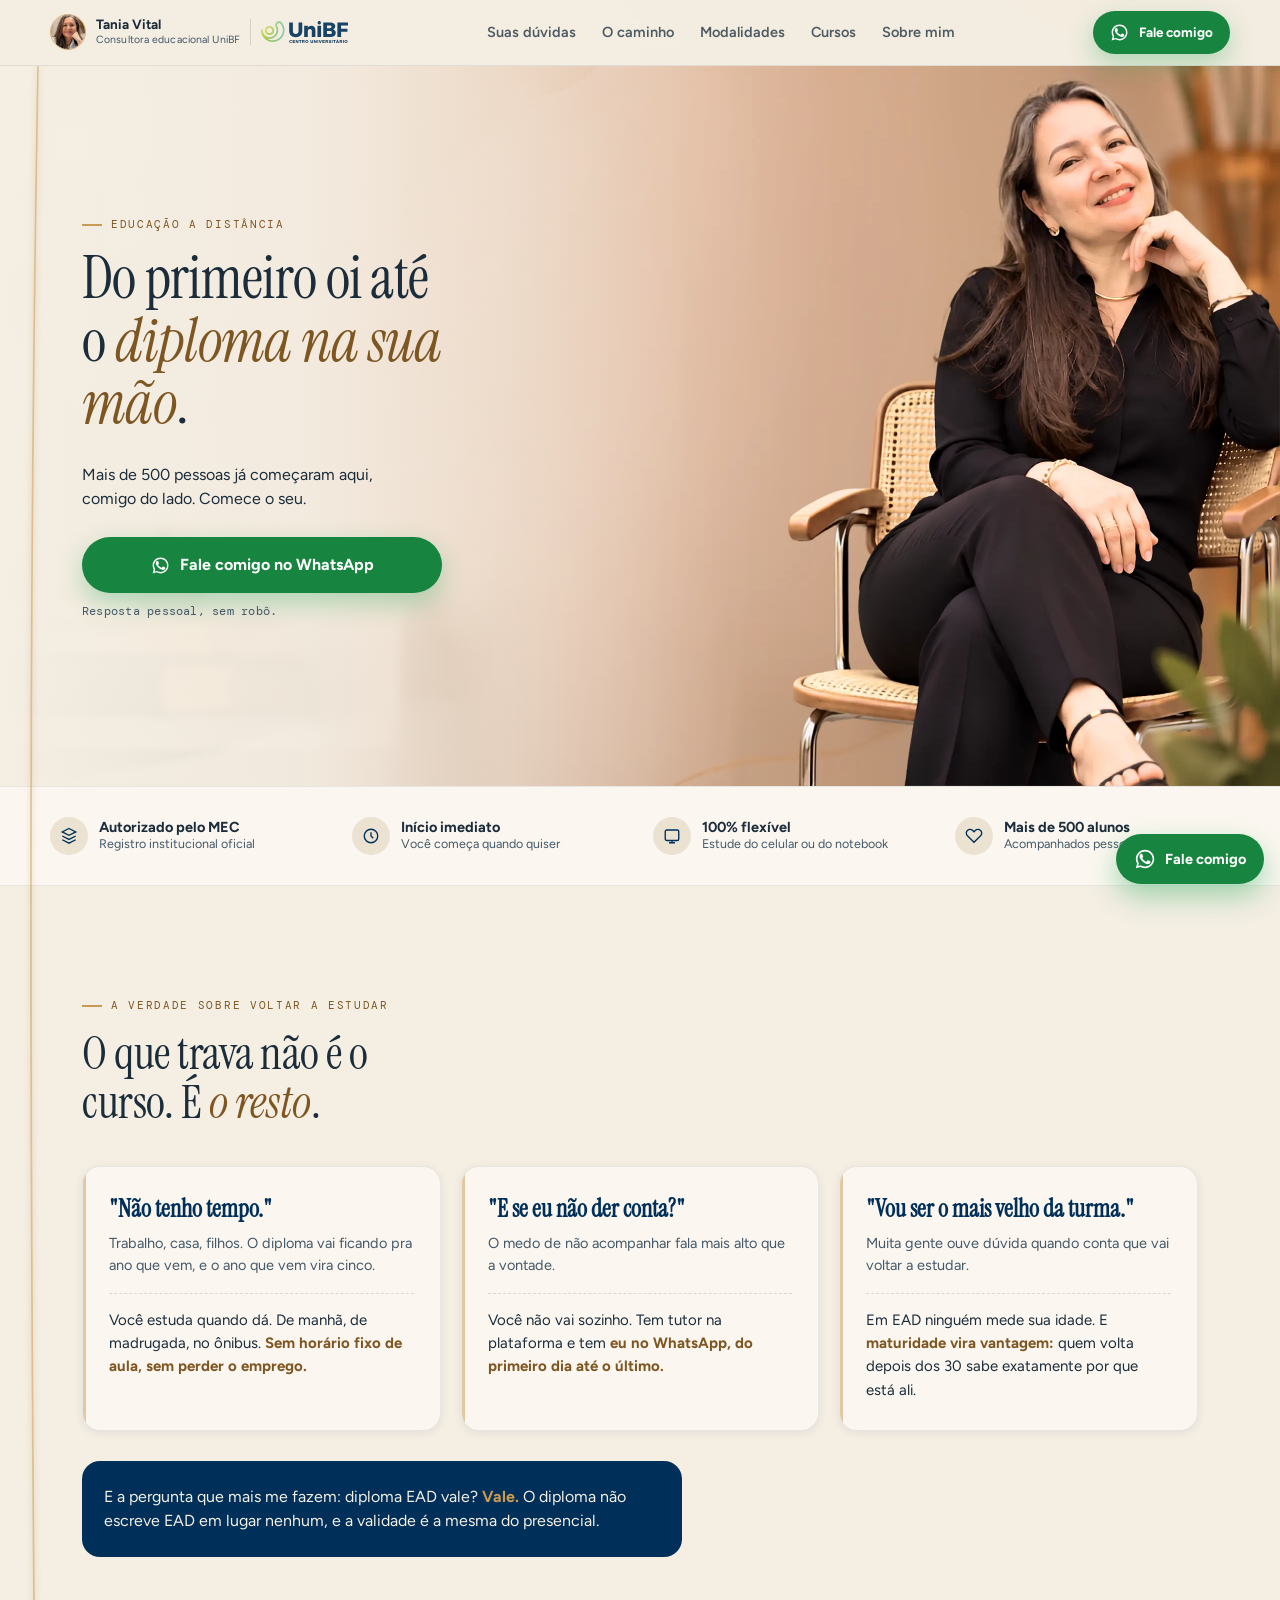
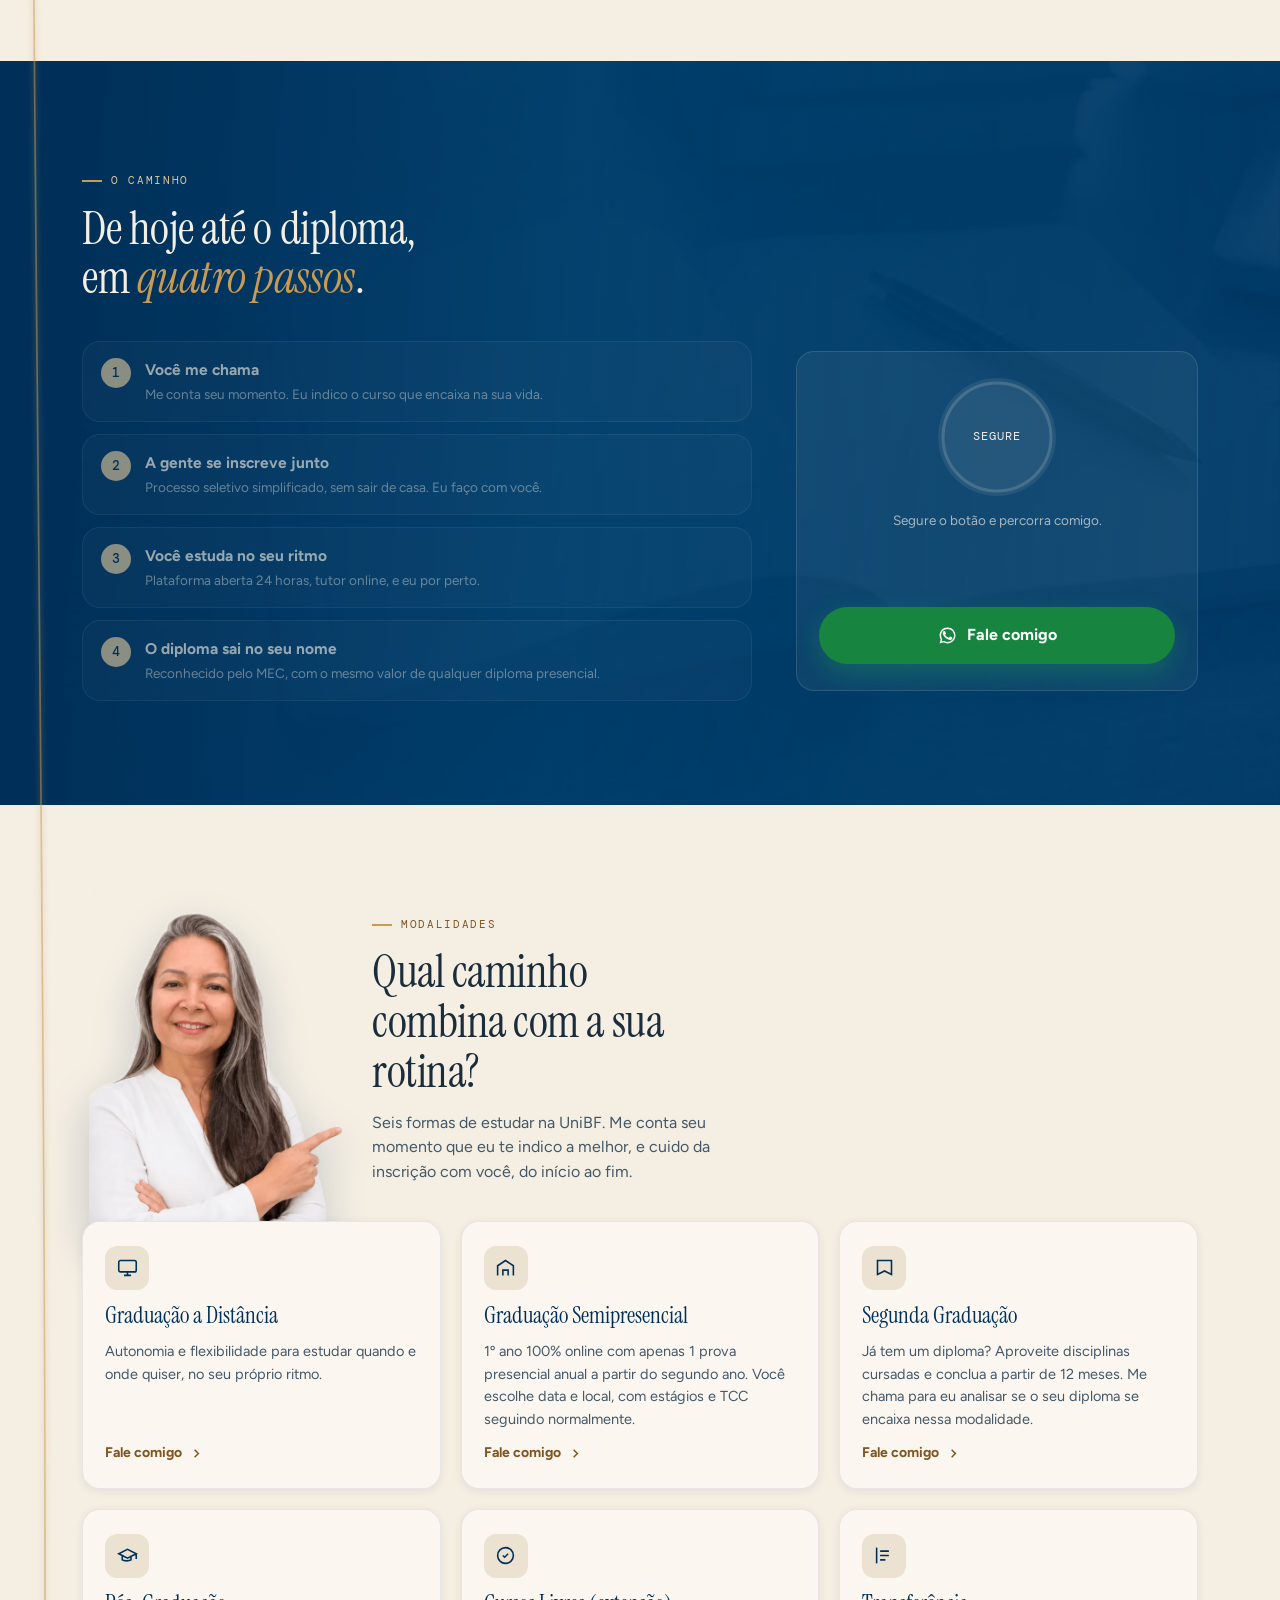
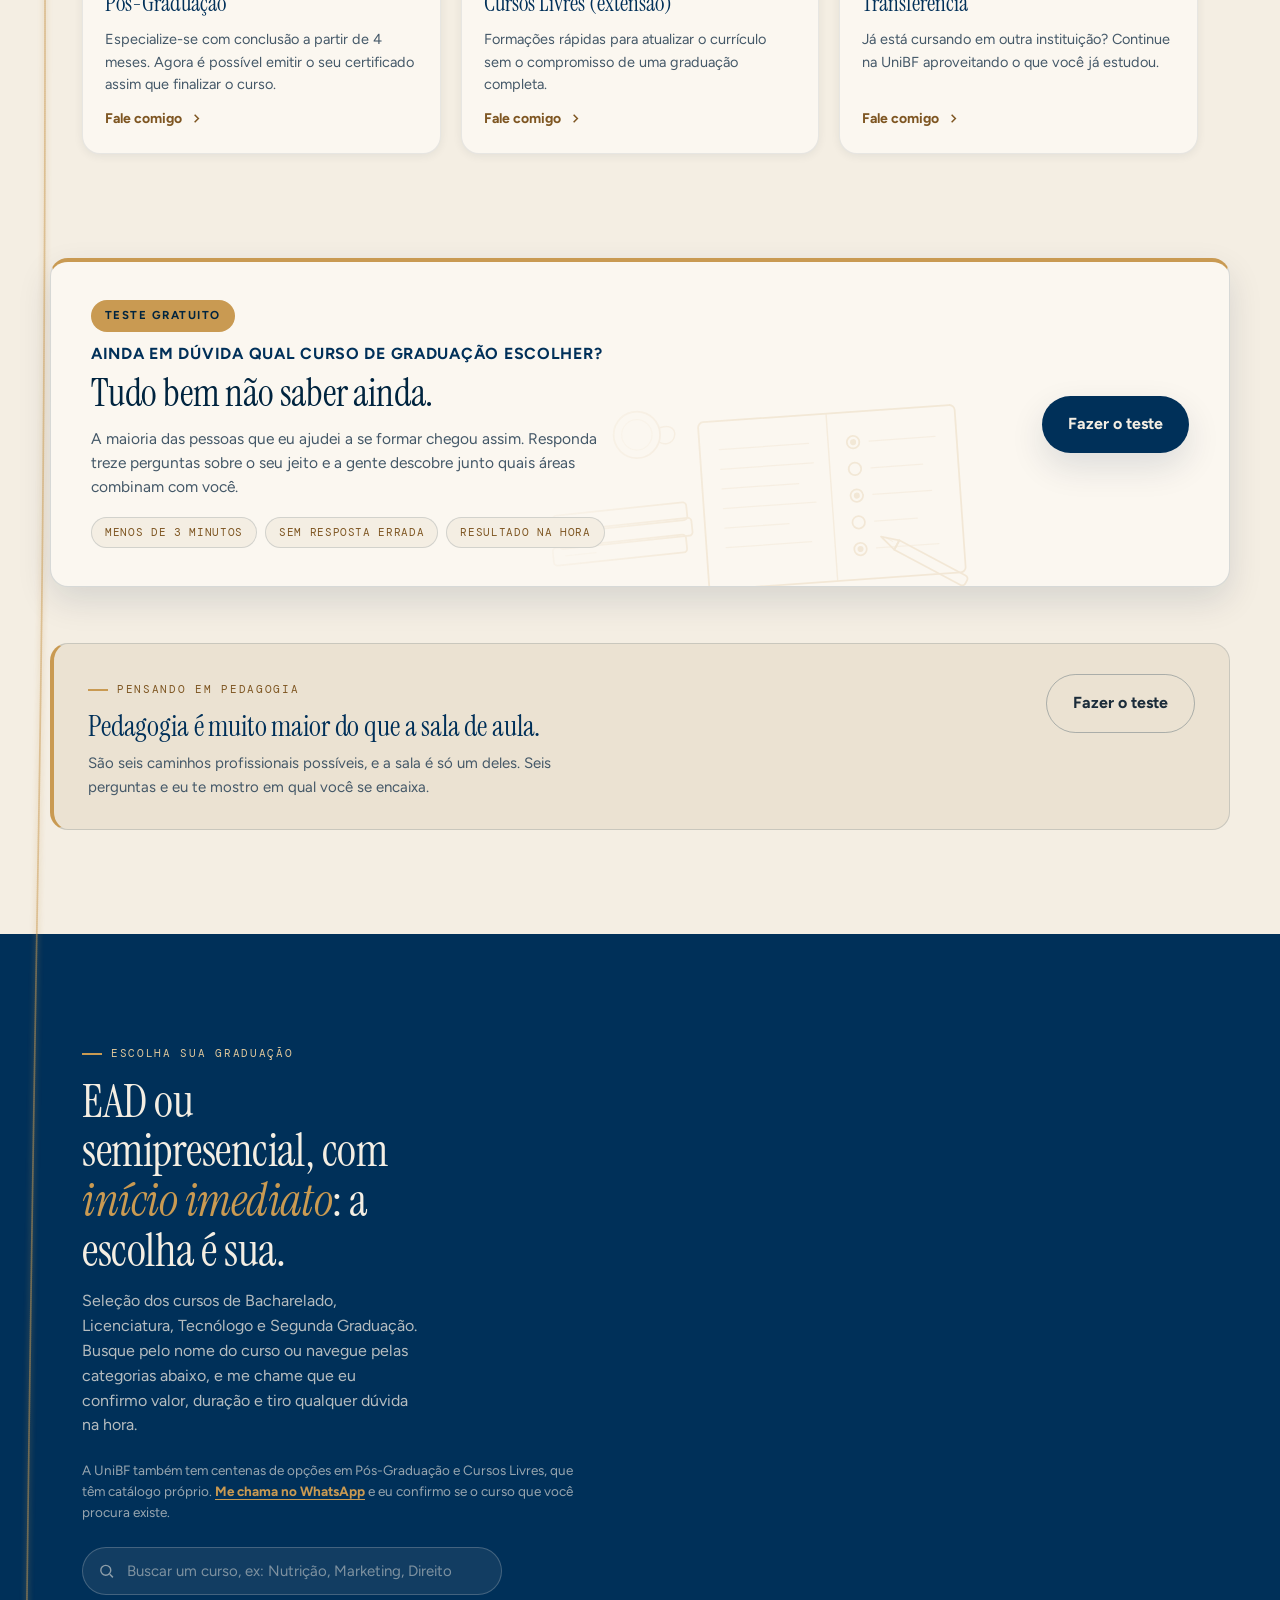
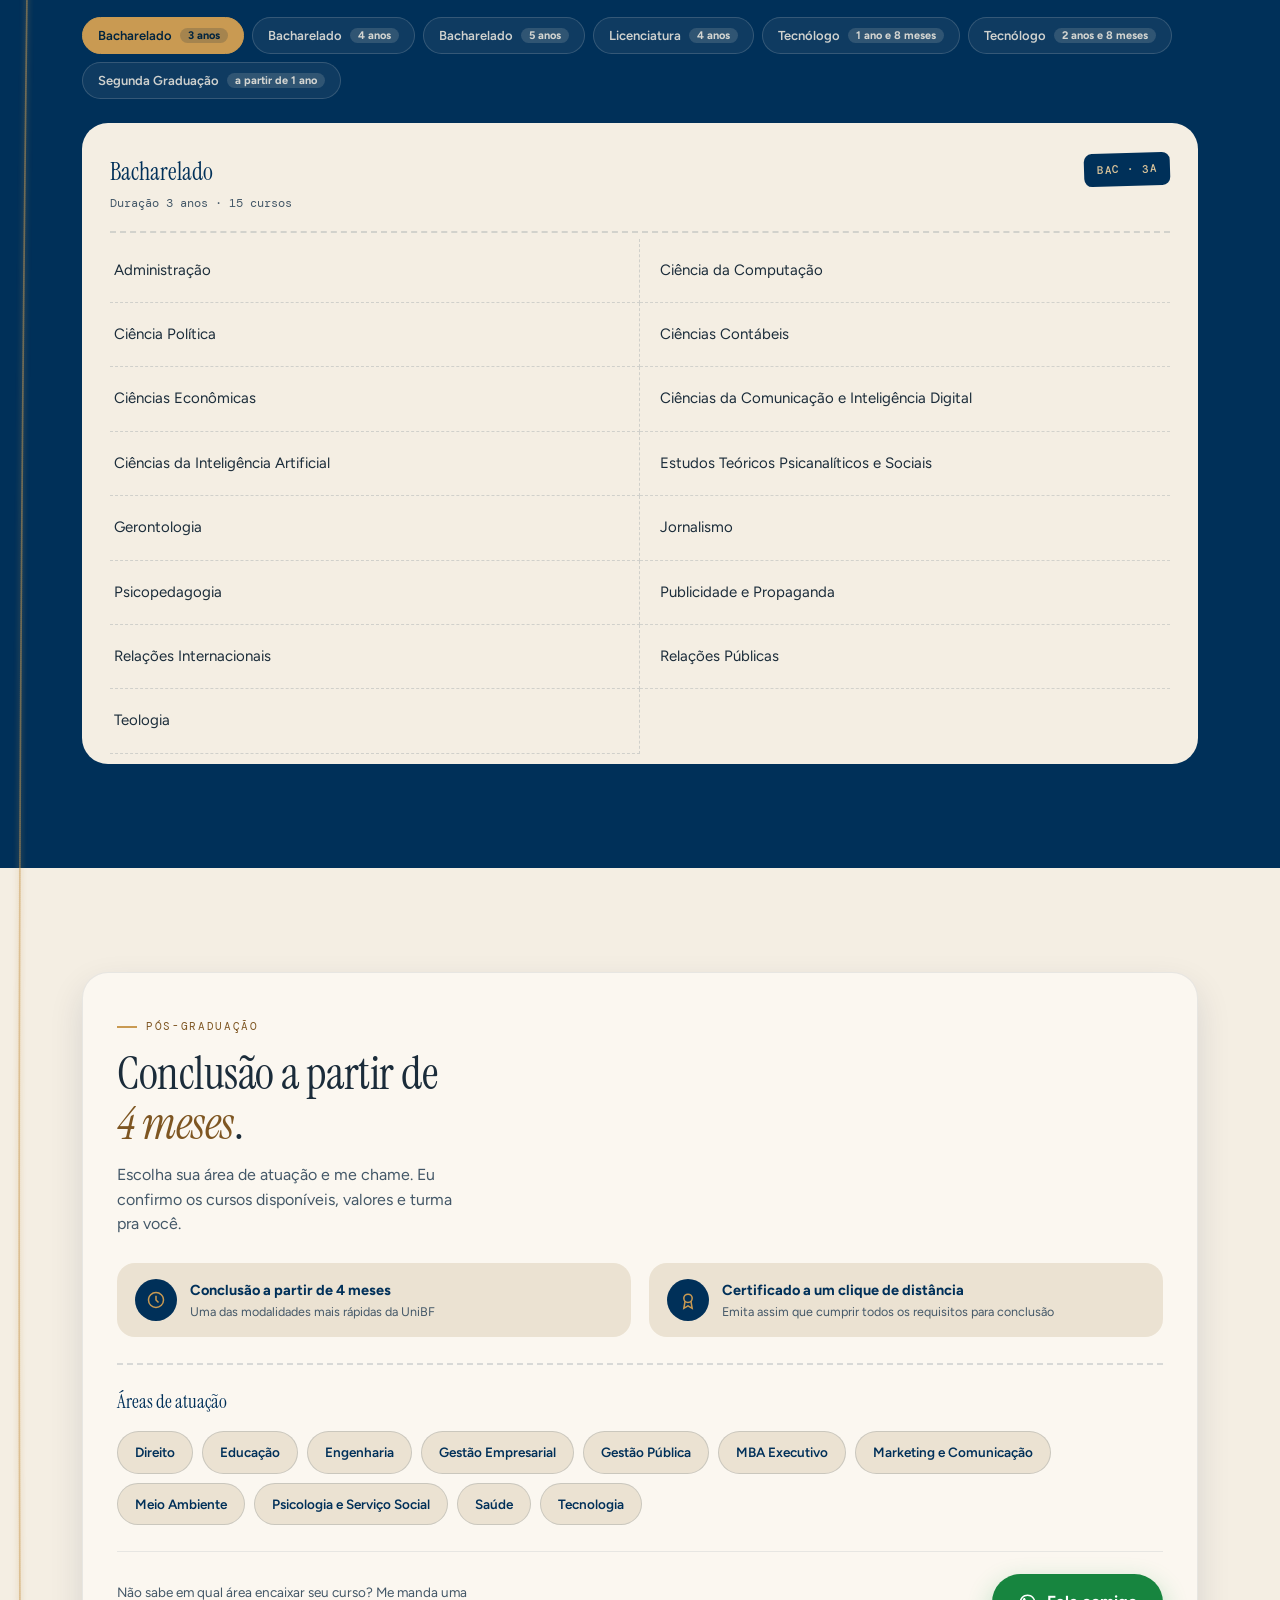
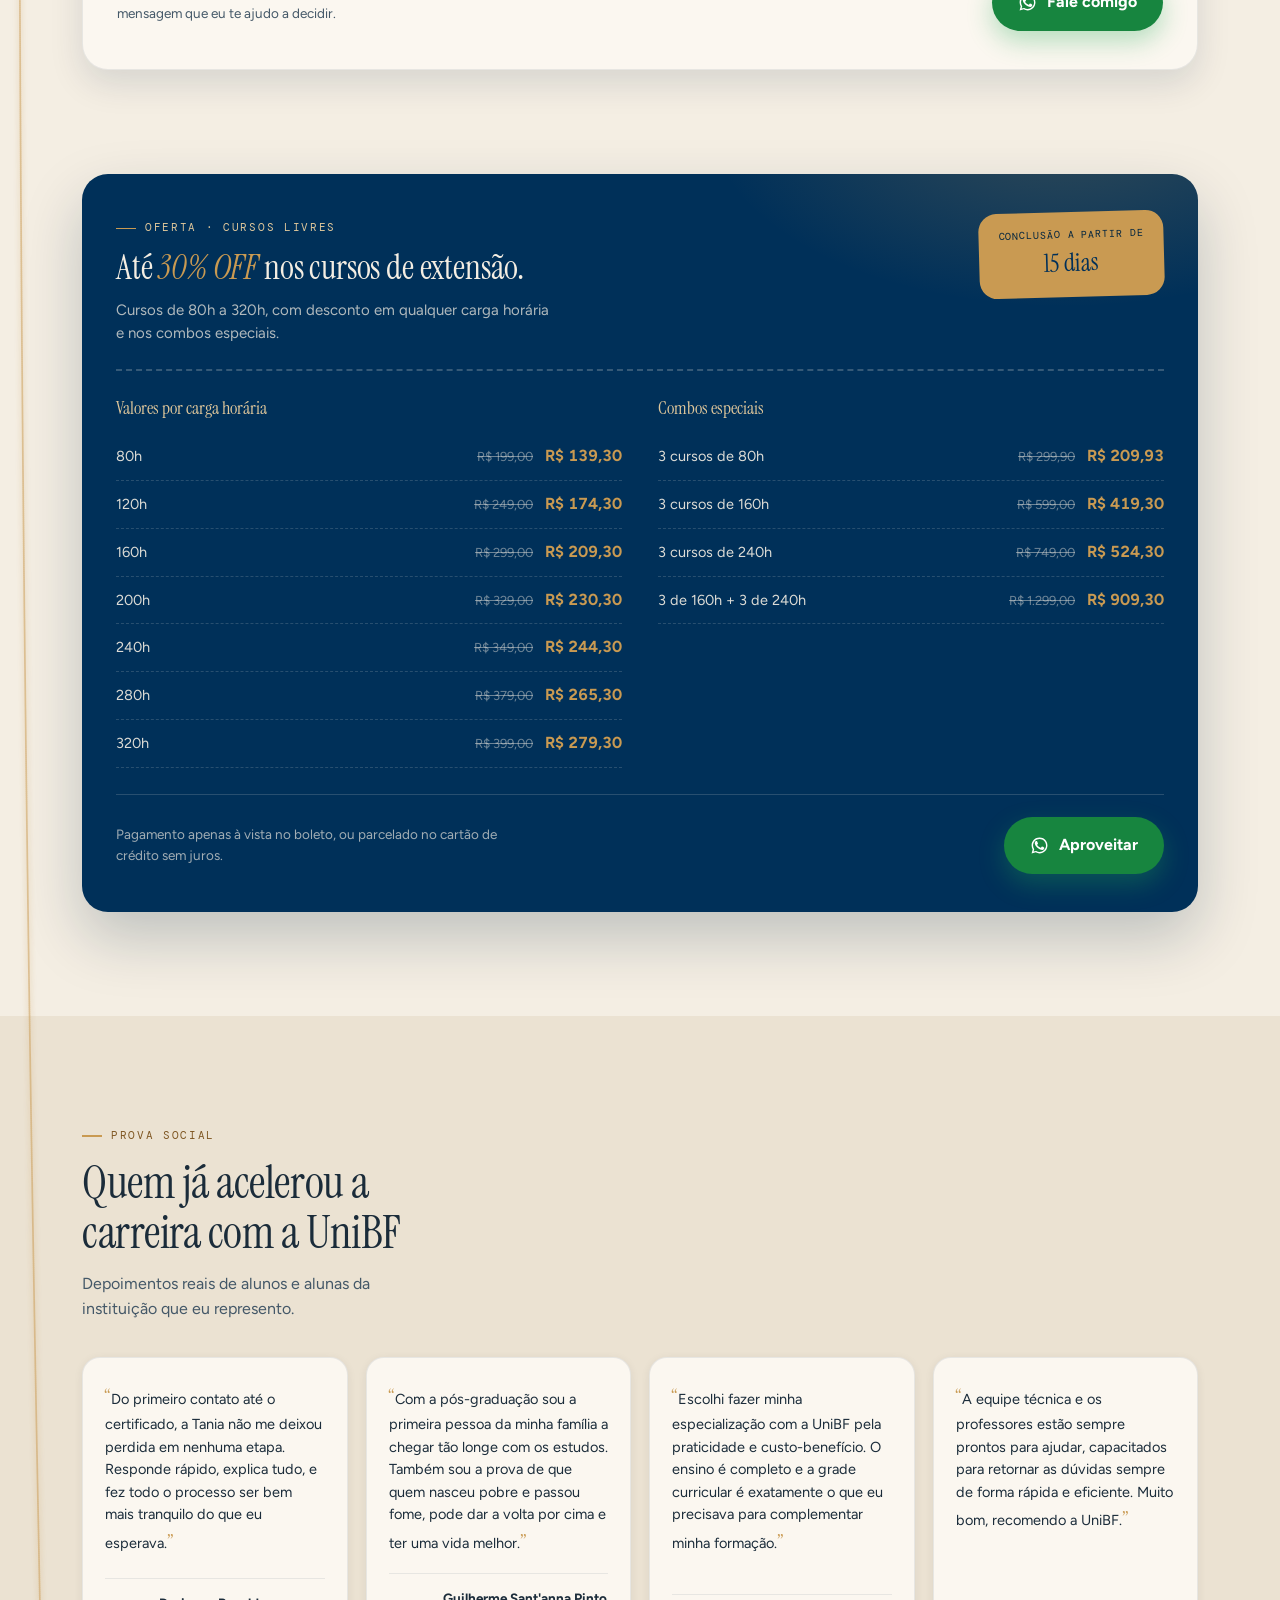
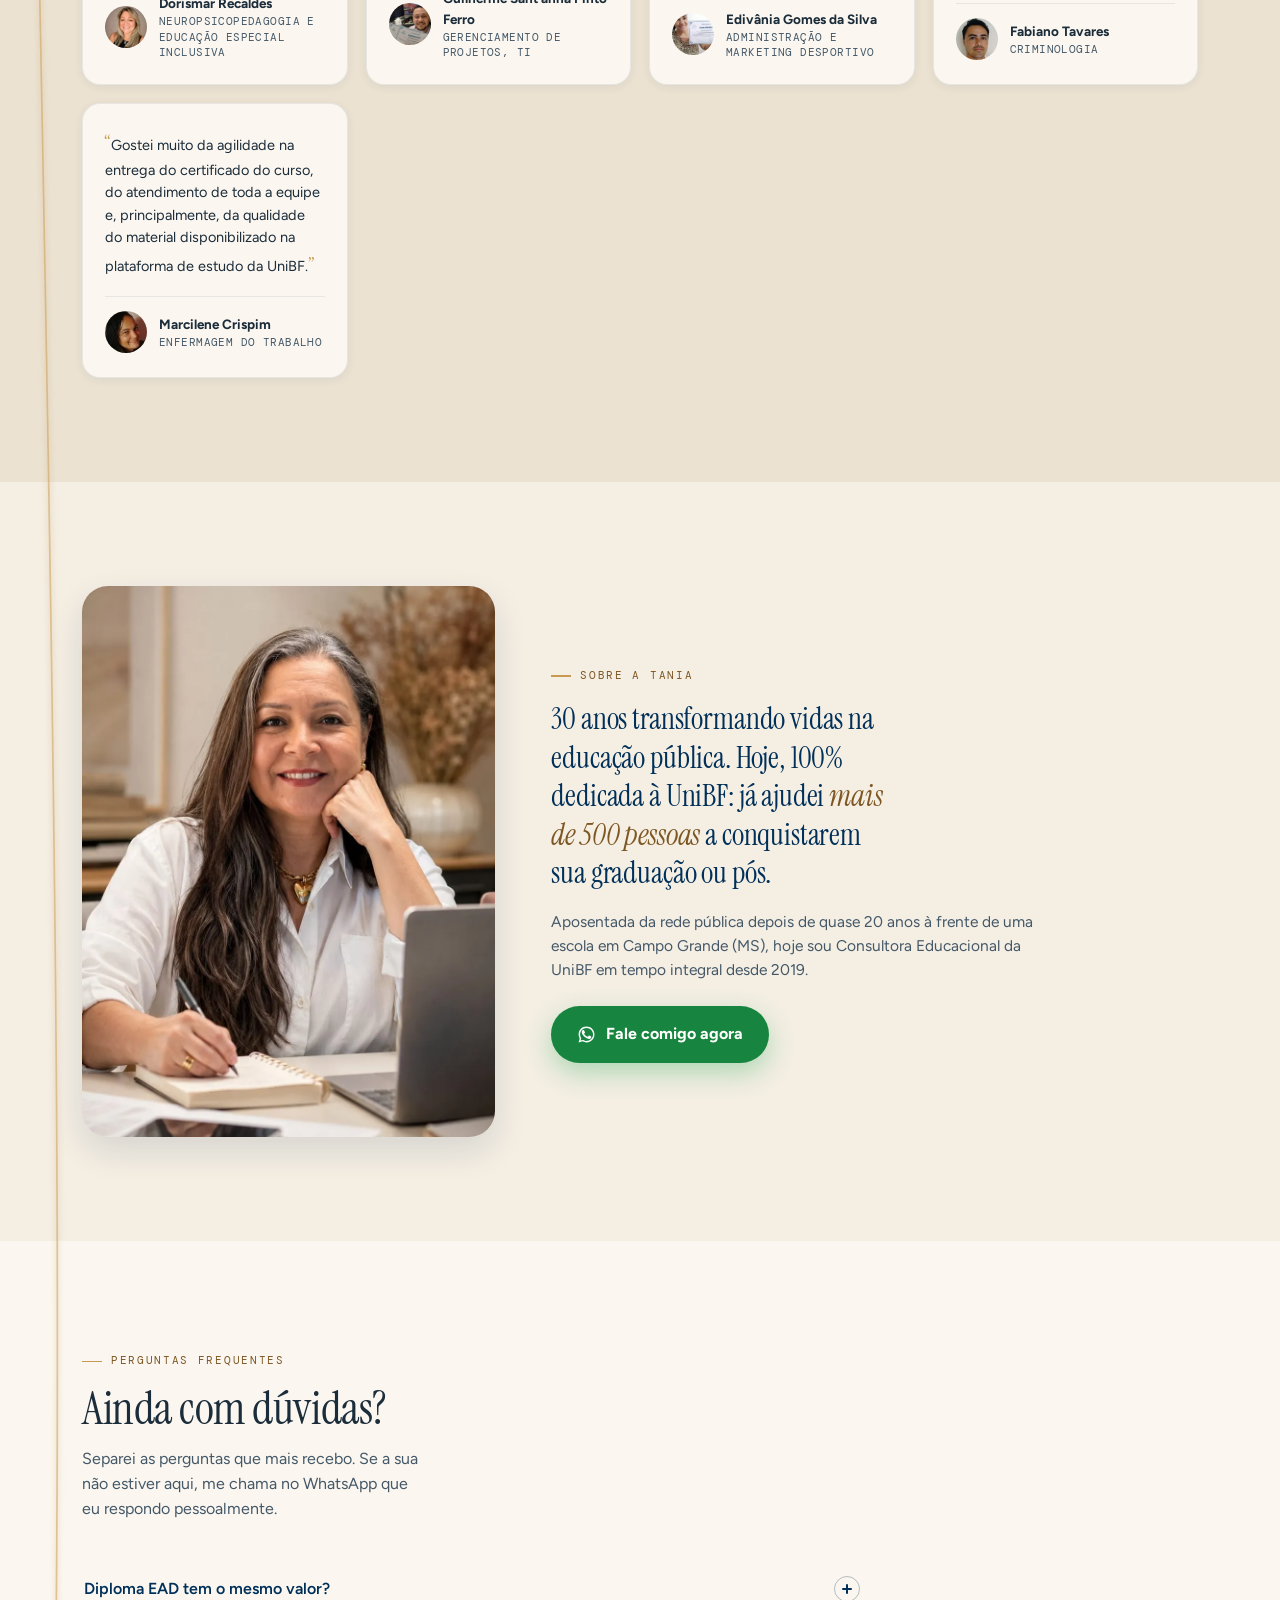
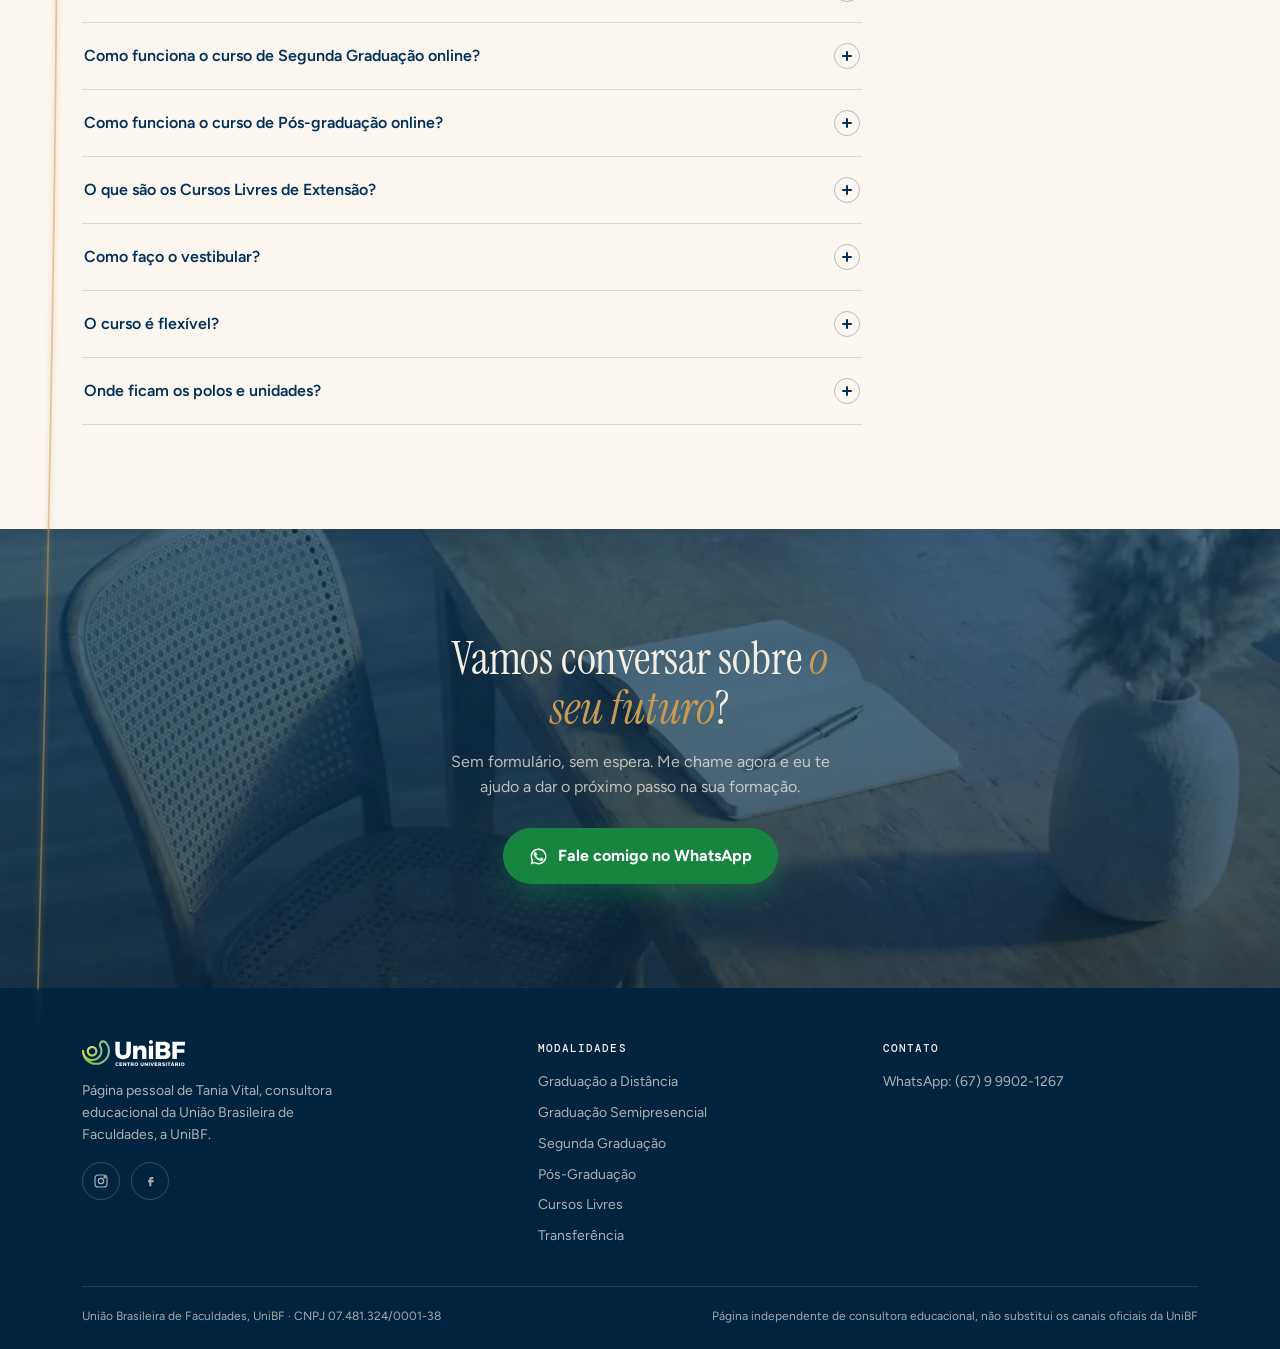
<file: index.html>
<!doctype html>
<html lang="pt-BR">
<head>
<meta charset="UTF-8" />
<meta name="viewport" content="width=device-width, initial-scale=1" />

<!-- Antes de tudo: o navegador restaura a rolagem anterior logo no inicio do
     carregamento, e o main.js so roda no fim do body. Sem esta linha aqui em
     cima, a pagina aparecia no meio ate o script alcanca-la. -->
<script>try{history.scrollRestoration="manual"}catch(e){}</script>
<title>Tania Vital · Consultora educacional UniBF | Graduação, Pós e Segunda Graduação EAD</title>
<meta name="description" content="Do primeiro oi até o diploma na sua mão. Tania Vital, consultora educacional da UniBF, já ajudou mais de 500 pessoas a conquistarem sua graduação ou pós. Fale direto no WhatsApp." />
<meta name="theme-color" content="#f4eee3" />
<link rel="icon" href="data:image/svg+xml,%3Csvg xmlns='http://www.w3.org/2000/svg' viewBox='0 0 32 32'%3E%3Crect width='32' height='32' rx='7' fill='%23563419'/%3E%3Cpath d='M8 22C8 13 16 9 24 10' stroke='%23cb9a65' stroke-width='2.6' fill='none' stroke-linecap='round'/%3E%3Ccircle cx='24' cy='10' r='2.6' fill='%23cb9a65'/%3E%3C/svg%3E" />

<meta property="og:title" content="Tania Vital · Consultora educacional UniBF" />
<meta property="og:description" content="Graduação, segunda graduação e pós EAD, reconhecidas pelo MEC. Mais de 500 pessoas já começaram comigo." />
<meta property="og:type" content="website" />
<meta property="og:site_name" content="Tania Vital · UniBF" />
<meta property="og:locale" content="pt_BR" />
<meta property="og:url" content="https://taniaanjugomes-commits.github.io/tania-vital-unibf/" />
<meta property="og:image" content="https://taniaanjugomes-commits.github.io/tania-vital-unibf/assets/img/og-compartilhar-2.jpg" />
<meta property="og:image:width" content="1200" />
<meta property="og:image:height" content="630" />
<meta property="og:image:alt" content="Tania Vital, consultora educacional da UniBF, ao lado da frase: do primeiro oi até o diploma na sua mão." />
<meta name="twitter:card" content="summary_large_image" />

<link rel="preconnect" href="https://fonts.googleapis.com">
<link rel="preconnect" href="https://fonts.gstatic.com" crossorigin>
<link href="https://fonts.googleapis.com/css2?family=Instrument+Serif:ital@0;1&family=Figtree:wght@400;500;600;700&family=DM+Mono:wght@400;500&display=swap" rel="stylesheet">
<link rel="stylesheet" href="assets/css/style.css" />
</head>
<body>

<svg width="0" height="0" style="position:absolute" aria-hidden="true" focusable="false"><defs>
  <symbol id="i-wa" viewBox="0 0 24 24"><path d="M17.47 14.38c-.3-.15-1.76-.87-2.03-.97-.27-.1-.47-.15-.67.15-.2.3-.77.97-.94 1.16-.17.2-.35.22-.64.08-.3-.15-1.26-.46-2.39-1.48-.88-.79-1.48-1.76-1.65-2.06-.17-.3-.02-.46.13-.6.13-.14.3-.35.45-.52.15-.18.2-.3.3-.5.1-.2.05-.37-.03-.52-.07-.15-.67-1.61-.91-2.21-.24-.58-.49-.5-.67-.51h-.57c-.2 0-.52.07-.8.37-.27.3-1.03 1.02-1.03 2.48s1.06 2.87 1.21 3.07c.15.2 2.1 3.2 5.08 4.49.7.3 1.26.49 1.69.62.71.23 1.36.2 1.87.12.57-.09 1.76-.72 2-1.42.25-.69.25-1.29.18-1.41-.08-.13-.28-.2-.58-.35z"/><path d="M12.04 2C6.52 2 2.04 6.48 2.04 12c0 1.82.49 3.53 1.34 5L2 22l5.13-1.35A9.96 9.96 0 0 0 12.04 22c5.52 0 10-4.48 10-10s-4.48-10-10-10zm0 18.18a8.15 8.15 0 0 1-4.15-1.14l-.3-.18-3.05.8.81-2.97-.19-.3a8.15 8.15 0 0 1-1.25-4.37c0-4.5 3.66-8.17 8.18-8.17 4.5 0 8.17 3.67 8.17 8.17s-3.67 8.16-8.22 8.16z"/></symbol>
  <symbol id="i-go" viewBox="0 0 24 24"><path d="M9 6l6 6-6 6"/></symbol>
  <symbol id="i-mec" viewBox="0 0 24 24"><path d="M12 2l9 4.5-9 4.5-9-4.5 9-4.5z"/><path d="M3 12l9 4.5 9-4.5"/><path d="M3 17l9 4.5 9-4.5"/></symbol>
  <symbol id="i-clock" viewBox="0 0 24 24"><circle cx="12" cy="12" r="9"/><path d="M12 7v5l3 3"/></symbol>
  <symbol id="i-screen" viewBox="0 0 24 24"><rect x="3" y="4" width="18" height="14" rx="2"/><path d="M8 21h8M12 18v3"/></symbol>
  <symbol id="i-heart" viewBox="0 0 24 24"><path d="M20.8 4.6a5 5 0 0 0-7.1 0L12 6.3l-1.7-1.7a5 5 0 1 0-7.1 7.1L12 20.3l8.8-8.6a5 5 0 0 0 0-7.1z"/></symbol>
  <symbol id="i-laptop" viewBox="0 0 24 24"><rect x="2" y="4" width="20" height="13" rx="2"/><path d="M8 21h8M12 17v4"/></symbol>
  <symbol id="i-home" viewBox="0 0 24 24"><path d="M3 21V10l9-6 9 6v11"/><path d="M9 21v-6h6v6"/></symbol>
  <symbol id="i-book" viewBox="0 0 24 24"><path d="M4 4v16l8-4 8 4V4z"/></symbol>
  <symbol id="i-cap" viewBox="0 0 24 24"><path d="M22 10v6M6 12l6 3 10-5-10-5-10 5 4 2v5c2 1.5 8 1.5 10 0v-5"/></symbol>
  <symbol id="i-check" viewBox="0 0 24 24"><circle cx="12" cy="12" r="9"/><path d="M9 12l2 2 4-4"/></symbol>
  <symbol id="i-list" viewBox="0 0 24 24"><path d="M7 7h10M7 12h10M7 17h6"/><path d="M3 3v18"/></symbol>
  <symbol id="i-medal" viewBox="0 0 24 24"><circle cx="12" cy="10" r="5"/><path d="M8.5 13.5 7 22l5-3 5 3-1.5-8.5"/></symbol>
  <symbol id="i-search" viewBox="0 0 24 24"><circle cx="11" cy="11" r="7"/><path d="m21 21-4.3-4.3"/></symbol>
  <symbol id="i-ig" viewBox="0 0 24 24"><rect x="3" y="3" width="18" height="18" rx="5"/><circle cx="12" cy="12" r="4"/><circle cx="17.5" cy="6.5" r="1"/></symbol>
  <symbol id="i-fb" viewBox="0 0 24 24"><path d="M14 9h3V6h-3c-1.7 0-3 1.3-3 3v2H9v3h2v6h3v-6h3l1-3h-4V9z"/></symbol>
</defs></svg>

<div class="env" aria-hidden="true"></div>
<div class="grain" aria-hidden="true"></div>

<a class="skip" href="#main">Pular para o conteúdo</a>

<header class="hdr">
  <div class="wrap hdr__row">
    <div class="hdr__me">
      <img src="assets/img/tania-avatar.jpg" alt="" width="36" height="36" />
      <div>
        <b>Tania Vital</b>
        <span>Consultora educacional UniBF</span>
      </div>
      <span class="hdr__sep" aria-hidden="true"></span>
      <img class="hdr__unibf" src="assets/img/logo-unibf-navy.svg" alt="UniBF" width="70" height="22" />
    </div>

    <nav class="hdr__nav" aria-label="Navegação principal">
      <a href="#trava">Suas dúvidas</a>
      <a href="#caminho">O caminho</a>
      <a href="#modalidades">Modalidades</a>
      <a href="#cursos">Cursos</a>
      <a href="#sobre">Sobre mim</a>
    </nav>

    <div class="hdr__act">
      <a class="btn btn--wa btn--sm" href="https://wa.me/5567999021267?text=Ol%C3%A1%20Tania!%20Vim%20pela%20sua%20p%C3%A1gina%20e%20quero%20saber%20mais%20sobre%20os%20cursos%20da%20UniBF." data-wa="quero saber mais sobre os cursos da UniBF">
        <svg aria-hidden="true"><use href="#i-wa"/></svg>Fale comigo
      </a>
      <button class="burger" aria-label="Abrir menu" aria-expanded="false" aria-controls="mnav">
        <i></i><i></i><i></i>
      </button>
    </div>
  </div>
  <nav class="mnav wrap" id="mnav" aria-label="Navegação">
    <a href="#trava">Suas dúvidas</a>
    <a href="#caminho">O caminho</a>
    <a href="#modalidades">Modalidades</a>
    <a href="#cursos">Cursos</a>
    <a href="#sobre">Sobre mim</a>
    <a href="#faq">Perguntas frequentes</a>
  </nav>
</header>

<main id="main" tabindex="-1">

  <svg class="trail" viewBox="0 0 100 1000" preserveAspectRatio="none" aria-hidden="true" focusable="false">
    <path class="glow" d="M50 0 C 18 130, 82 250, 50 380 S 16 620, 50 745 S 84 900, 50 1000"/>
    <path d="M50 0 C 18 130, 82 250, 50 380 S 16 620, 50 745 S 84 900, 50 1000"/>
  </svg>

  <!-- ============ HEROI ============ -->
  <section class="hero" id="inicio">

    <!-- estatico: padrao em celular, tablet retrato e movimento reduzido -->
    <div class="hero-static">
      <div class="hero-static__shot">
        <img src="assets/img/tania-mobile.webp" alt="Tania Vital sentada em uma poltrona de palhinha, sorrindo para quem chega" fetchpriority="high" />
      </div>
      <div class="hero-static__veil" aria-hidden="true"></div>
      <div class="hero-static__top">
        <span class="kicker">Educação a distância</span>
        <h1>Do primeiro oi até o <em>diploma na sua mão</em>.</h1>
      </div>

      <div class="hero-static__cta">
        <p class="hero-static__sub">Mais de 500 pessoas já começaram aqui, comigo do lado. Comece o seu.</p>
        <a class="btn btn--wa btn--full" href="https://wa.me/5567999021267?text=Ol%C3%A1%20Tania!%20Vim%20pela%20sua%20p%C3%A1gina%20e%20quero%20saber%20mais%20sobre%20os%20cursos%20da%20UniBF." data-wa="quero saber mais sobre os cursos da UniBF">
          <svg aria-hidden="true"><use href="#i-wa"/></svg>Fale comigo no WhatsApp
        </a>
        <p class="hero-static__note">Resposta pessoal, sem robô.</p>
      </div>
    </div>
  </section>

  <!-- ============ FAIXA DE CONFIANCA ============ -->
  <div class="trust">
    <div class="wrap trust__row stg">
      <div class="trust__i">
        <span class="ic"><svg aria-hidden="true"><use href="#i-mec"/></svg></span>
        <div><b>Autorizado pelo MEC</b><span>Registro institucional oficial</span></div>
      </div>
      <div class="trust__i">
        <span class="ic"><svg aria-hidden="true"><use href="#i-clock"/></svg></span>
        <div><b>Início imediato</b><span>Você começa quando quiser</span></div>
      </div>
      <div class="trust__i">
        <span class="ic"><svg aria-hidden="true"><use href="#i-screen"/></svg></span>
        <div><b>100% flexível</b><span>Estude do celular ou do notebook</span></div>
      </div>
      <div class="trust__i">
        <span class="ic"><svg aria-hidden="true"><use href="#i-heart"/></svg></span>
        <div><b>Mais de 500 alunos</b><span>Acompanhados pessoalmente por mim</span></div>
      </div>
    </div>
  </div>

  <!-- ============ O QUE TRAVA ============ -->
  <section class="trava" id="trava">
    <div class="wrap">
      <div class="shead rv">
        <span class="kicker">A verdade sobre voltar a estudar</span>
        <h2 class="display">O que trava não é o curso. É <em>o resto</em>.</h2>
      </div>

      <div class="trava__list stg">
        <article class="trava__i">
          <h3 class="trava__q">"Não tenho tempo."</h3>
          <p class="trava__p">Trabalho, casa, filhos. O diploma vai ficando pra ano que vem, e o ano que vem vira cinco.</p>
          <p class="trava__a">Você estuda quando dá. De manhã, de madrugada, no ônibus. <b>Sem horário fixo de aula, sem perder o emprego.</b></p>
        </article>
        <article class="trava__i">
          <h3 class="trava__q">"E se eu não der conta?"</h3>
          <p class="trava__p">O medo de não acompanhar fala mais alto que a vontade.</p>
          <p class="trava__a">Você não vai sozinho. Tem tutor na plataforma e tem <b>eu no WhatsApp, do primeiro dia até o último.</b></p>
        </article>
        <article class="trava__i">
          <h3 class="trava__q">"Vou ser o mais velho da turma."</h3>
          <p class="trava__p">Muita gente ouve dúvida quando conta que vai voltar a estudar.</p>
          <p class="trava__a">Em EAD ninguém mede sua idade. E <b>maturidade vira vantagem:</b> quem volta depois dos 30 sabe exatamente por que está ali.</p>
        </article>
      </div>

      <p class="trava__close rv">E a pergunta que mais me fazem: diploma EAD vale? <b>Vale.</b> O diploma não escreve EAD em lugar nenhum, e a validade é a mesma do presencial.</p>
    </div>
  </section>

  <!-- ============ O CAMINHO (momento interativo) ============ -->
  <section class="path" id="caminho">
    <div class="wrap">
      <div class="shead shead--light rv">
        <span class="kicker kicker--light">O caminho</span>
        <h2 class="display">De hoje até o diploma, em <em>quatro passos</em>.</h2>
      </div>

      <div class="path__grid">
        <div class="path__steps" id="psteps">
          <div class="pstep" data-step="1">
            <span class="pstep__n">1</span>
            <div class="pstep__txt"><b>Você me chama</b><span>Me conta seu momento. Eu indico o curso que encaixa na sua vida.</span></div>
          </div>
          <div class="pstep" data-step="2">
            <span class="pstep__n">2</span>
            <div class="pstep__txt"><b>A gente se inscreve junto</b><span>Processo seletivo simplificado, sem sair de casa. Eu faço com você.</span></div>
          </div>
          <div class="pstep" data-step="3">
            <span class="pstep__n">3</span>
            <div class="pstep__txt"><b>Você estuda no seu ritmo</b><span>Plataforma aberta 24 horas, tutor online, e eu por perto.</span></div>
          </div>
          <div class="pstep" data-step="4">
            <span class="pstep__n">4</span>
            <div class="pstep__txt"><b>O diploma sai no seu nome</b><span>Reconhecido pelo MEC, com o mesmo valor de qualquer diploma presencial.</span></div>
          </div>
        </div>

        <div class="hold" id="hold">
          <button class="hold__btn" id="holdBtn" type="button" aria-label="Segure para percorrer o caminho">
            <svg viewBox="0 0 118 118" aria-hidden="true">
              <circle class="trackc" cx="59" cy="59" r="54"/>
              <circle class="fillc" cx="59" cy="59" r="54"/>
            </svg>
            <i>Segure</i>
          </button>
          <p class="hold__hint">Segure o botão e percorra comigo.</p>
          <p class="hold__done">Pronto. Esse é o caminho inteiro, e eu ando ele com você.</p>
          <a class="btn btn--wa btn--full" href="https://wa.me/5567999021267?text=Ol%C3%A1%20Tania!%20Vim%20pela%20sua%20p%C3%A1gina%20e%20quero%20come%C3%A7ar%20o%20meu%20caminho%20at%C3%A9%20o%20diploma." data-wa="quero começar o meu caminho até o diploma">
            <svg aria-hidden="true"><use href="#i-wa"/></svg>Fale comigo
          </a>
        </div>
      </div>
    </div>
  </section>

  <!-- ============ MODALIDADES ============ -->
  <section class="mods" id="modalidades">
    <div class="wrap">
      <div class="mods__head rv">
        <!-- so aparece no desktop, entao entra por CSS: assim o celular nunca baixa -->
        <div class="mods__photo" aria-hidden="true"></div>
        <div class="shead">
          <span class="kicker">Modalidades</span>
          <h2 class="display">Qual caminho combina com a sua rotina?</h2>
          <p>Seis formas de estudar na UniBF. Me conta seu momento que eu te indico a melhor, e cuido da inscrição com você, do início ao fim.</p>
        </div>
      </div>

      <div class="mods__grid stg">
        <article class="mcard">
          <span class="mcard__ic"><svg aria-hidden="true"><use href="#i-laptop"/></svg></span>
          <h3><a href="#cursos">Graduação a Distância</a></h3>
          <p>Autonomia e flexibilidade para estudar quando e onde quiser, no seu próprio ritmo.</p>
          <a class="mcard__go" href="https://wa.me/5567999021267?text=Ol%C3%A1%20Tania!%20Vim%20pela%20sua%20p%C3%A1gina%20e%20tenho%20interesse%20em%20Gradua%C3%A7%C3%A3o%20a%20Dist%C3%A2ncia%20(EAD)%20pela%20UniBF." data-wa="tenho interesse em Graduação a Distância (EAD) pela UniBF">Fale comigo <svg aria-hidden="true"><use href="#i-go"/></svg></a>
        </article>
        <article class="mcard">
          <span class="mcard__ic"><svg aria-hidden="true"><use href="#i-home"/></svg></span>
          <h3><a href="#cursos">Graduação Semipresencial</a></h3>
          <p>1º ano 100% online com apenas 1 prova presencial anual a partir do segundo ano. Você escolhe data e local, com estágios e TCC seguindo normalmente.</p>
          <a class="mcard__go" href="https://wa.me/5567999021267?text=Ol%C3%A1%20Tania!%20Vim%20pela%20sua%20p%C3%A1gina%20e%20tenho%20interesse%20em%20Gradua%C3%A7%C3%A3o%20Semipresencial%20pela%20UniBF." data-wa="tenho interesse em Graduação Semipresencial pela UniBF">Fale comigo <svg aria-hidden="true"><use href="#i-go"/></svg></a>
        </article>
        <article class="mcard">
          <span class="mcard__ic"><svg aria-hidden="true"><use href="#i-book"/></svg></span>
          <h3><a href="#cursos" data-tab="segunda-graduacao">Segunda Graduação</a></h3>
          <p>Já tem um diploma? Aproveite disciplinas cursadas e conclua a partir de 12 meses. Me chama para eu analisar se o seu diploma se encaixa nessa modalidade.</p>
          <a class="mcard__go" href="https://wa.me/5567999021267?text=Ol%C3%A1%20Tania!%20Vim%20pela%20sua%20p%C3%A1gina%20e%20j%C3%A1%20tenho%20gradua%C3%A7%C3%A3o%20e%20quero%20saber%20mais%20sobre%20a%20Segunda%20Gradua%C3%A7%C3%A3o%20da%20UniBF." data-wa="já tenho graduação e quero saber mais sobre a Segunda Graduação da UniBF">Fale comigo <svg aria-hidden="true"><use href="#i-go"/></svg></a>
        </article>
        <article class="mcard">
          <span class="mcard__ic"><svg aria-hidden="true"><use href="#i-cap"/></svg></span>
          <h3><a href="#pos">Pós-Graduação</a></h3>
          <p>Especialize-se com conclusão a partir de 4 meses. Agora é possível emitir o seu certificado assim que finalizar o curso.</p>
          <a class="mcard__go" href="https://wa.me/5567999021267?text=Ol%C3%A1%20Tania!%20Vim%20pela%20sua%20p%C3%A1gina%20e%20tenho%20interesse%20em%20P%C3%B3s-Gradua%C3%A7%C3%A3o%20pela%20UniBF." data-wa="tenho interesse em Pós-Graduação pela UniBF">Fale comigo <svg aria-hidden="true"><use href="#i-go"/></svg></a>
        </article>
        <article class="mcard">
          <span class="mcard__ic"><svg aria-hidden="true"><use href="#i-check"/></svg></span>
          <h3><a href="#extensao">Cursos Livres (extensão)</a></h3>
          <p>Formações rápidas para atualizar o currículo sem o compromisso de uma graduação completa.</p>
          <a class="mcard__go" href="https://wa.me/5567999021267?text=Ol%C3%A1%20Tania!%20Vim%20pela%20sua%20p%C3%A1gina%20e%20tenho%20interesse%20nos%20Cursos%20Livres%20(extens%C3%A3o)%20da%20UniBF." data-wa="tenho interesse nos Cursos Livres (extensão) da UniBF">Fale comigo <svg aria-hidden="true"><use href="#i-go"/></svg></a>
        </article>
        <article class="mcard">
          <span class="mcard__ic"><svg aria-hidden="true"><use href="#i-list"/></svg></span>
          <h3><a href="#cursos">Transferência</a></h3>
          <p>Já está cursando em outra instituição? Continue na UniBF aproveitando o que você já estudou.</p>
          <a class="mcard__go" href="https://wa.me/5567999021267?text=Ol%C3%A1%20Tania!%20Vim%20pela%20sua%20p%C3%A1gina%20e%20estou%20em%20outra%20institui%C3%A7%C3%A3o%20e%20quero%20saber%20sobre%20Transfer%C3%AAncia%20para%20a%20UniBF." data-wa="estou em outra instituição e quero saber sobre Transferência para a UniBF">Fale comigo <svg aria-hidden="true"><use href="#i-go"/></svg></a>
        </article>
      </div>
    </div>
  </section>

  <!-- ============ TESTE DE PERFIL ============ -->
  <section class="perfil" id="perfil" aria-labelledby="perfil-t">
    <div class="wrap perfil__card rv">
      <div class="perfil__txt">
        <span class="selo">Teste gratuito</span>
        <h2 id="perfil-t" class="display"><span class="perfil__q">Ainda em dúvida qual curso de graduação escolher?</span>Tudo bem não saber ainda.</h2>
        <p>A maioria das pessoas que eu ajudei a se formar chegou assim. Responda treze perguntas sobre o seu jeito e a gente descobre junto quais áreas combinam com você.</p>
        <ul class="perfil__marcas">
          <li>Menos de 3 minutos</li>
          <li>Sem resposta errada</li>
          <li>Resultado na hora</li>
        </ul>
      </div>
      <a class="btn btn--solid perfil__go" href="perfil.html">Fazer o teste</a>
    </div>
  </section>

  <!-- ============ TESTE DE PEDAGOGIA ============ -->
  <aside class="quiz" aria-labelledby="quiz-t">
    <div class="wrap quiz__inner rv">
      <div class="quiz__txt">
        <span class="kicker">Pensando em Pedagogia</span>
        <h2 id="quiz-t" class="display">Pedagogia é muito maior do que a sala de aula.</h2>
        <p>São seis caminhos profissionais possíveis, e a sala é só um deles. Seis perguntas e eu te mostro em qual você se encaixa.</p>
      </div>
      <a class="btn btn--ghost quiz__go" href="pedagogia.html">Fazer o teste</a>
    </div>
  </aside>

  <!-- ============ CATALOGO ============ -->
  <section class="cat" id="cursos">
    <div class="wrap">
      <div class="shead shead--light rv">
        <span class="kicker kicker--light">Escolha sua graduação</span>
        <h2 class="display">EAD ou semipresencial, com <em>início imediato</em>: a escolha é sua.</h2>
        <p>Seleção dos cursos de Bacharelado, Licenciatura, Tecnólogo e Segunda Graduação. Busque pelo nome do curso ou navegue pelas categorias abaixo, e me chame que eu confirmo valor, duração e tiro qualquer dúvida na hora.</p>
      </div>

      <p class="cat__note">A UniBF também tem centenas de opções em Pós-Graduação e Cursos Livres, que têm catálogo próprio. <a href="https://wa.me/5567999021267?text=Ol%C3%A1%20Tania!%20Vim%20pela%20sua%20p%C3%A1gina%20e%20quero%20saber%20se%20a%20UniBF%20tem%20p%C3%B3s-gradua%C3%A7%C3%A3o%20ou%20curso%20livre%20na%20%C3%A1rea%20de%20___." data-wa="quero saber se a UniBF tem pós-graduação ou curso livre na área de ___">Me chama no WhatsApp</a> e eu confirmo se o curso que você procura existe.</p>

      <div class="cat__search">
        <svg aria-hidden="true"><use href="#i-search"/></svg>
        <input type="search" id="catSearch" placeholder="Buscar um curso, ex: Nutrição, Marketing, Direito" aria-label="Buscar curso" autocomplete="off" />
      </div>

      <p class="cat__dica" id="catDica" hidden aria-hidden="true">Arraste para o lado e veja todas
        <svg viewBox="0 0 24 24" aria-hidden="true"><path d="M5 12h13M13 6l6 6-6 6"/></svg>
      </p>
      <div class="cat__tabs" id="catTabs"></div>
      <div class="ticket" id="ticket"></div>
    </div>
  </section>

  <!-- ============ POS-GRADUACAO ============ -->
  <section class="pos" id="pos">
    <div class="wrap">
      <div class="pos__card rv">
        <div class="shead">
          <span class="kicker">Pós-Graduação</span>
          <h2 class="display">Conclusão a partir de <em>4 meses</em>.</h2>
          <p>Escolha sua área de atuação e me chame. Eu confirmo os cursos disponíveis, valores e turma pra você.</p>
        </div>

        <div class="pos__hl">
          <div class="pos__h">
            <span class="ic"><svg aria-hidden="true"><use href="#i-clock"/></svg></span>
            <div><b>Conclusão a partir de 4 meses</b><span>Uma das modalidades mais rápidas da UniBF</span></div>
          </div>
          <div class="pos__h">
            <span class="ic"><svg aria-hidden="true"><use href="#i-medal"/></svg></span>
            <div><b>Certificado a um clique de distância</b><span>Emita assim que cumprir todos os requisitos para conclusão</span></div>
          </div>
        </div>

        <div class="pos__areas">
          <h3>Áreas de atuação</h3>
          <div class="chips">
            <a class="chip" href="https://wa.me/5567999021267?text=Ol%C3%A1%20Tania!%20Vim%20pela%20sua%20p%C3%A1gina%20e%20quero%20saber%20quais%20p%C3%B3s-gradua%C3%A7%C3%B5es%20voc%C3%AAs%20t%C3%AAm%20na%20%C3%A1rea%20de%20Direito." data-wa="quero saber quais pós-graduações vocês têm na área de Direito">Direito</a>
            <a class="chip" href="https://wa.me/5567999021267?text=Ol%C3%A1%20Tania!%20Vim%20pela%20sua%20p%C3%A1gina%20e%20quero%20saber%20quais%20p%C3%B3s-gradua%C3%A7%C3%B5es%20voc%C3%AAs%20t%C3%AAm%20na%20%C3%A1rea%20de%20Educa%C3%A7%C3%A3o." data-wa="quero saber quais pós-graduações vocês têm na área de Educação">Educação</a>
            <a class="chip" href="https://wa.me/5567999021267?text=Ol%C3%A1%20Tania!%20Vim%20pela%20sua%20p%C3%A1gina%20e%20quero%20saber%20quais%20p%C3%B3s-gradua%C3%A7%C3%B5es%20voc%C3%AAs%20t%C3%AAm%20na%20%C3%A1rea%20de%20Engenharia." data-wa="quero saber quais pós-graduações vocês têm na área de Engenharia">Engenharia</a>
            <a class="chip" href="https://wa.me/5567999021267?text=Ol%C3%A1%20Tania!%20Vim%20pela%20sua%20p%C3%A1gina%20e%20quero%20saber%20quais%20p%C3%B3s-gradua%C3%A7%C3%B5es%20voc%C3%AAs%20t%C3%AAm%20na%20%C3%A1rea%20de%20Gest%C3%A3o%20Empresarial." data-wa="quero saber quais pós-graduações vocês têm na área de Gestão Empresarial">Gestão Empresarial</a>
            <a class="chip" href="https://wa.me/5567999021267?text=Ol%C3%A1%20Tania!%20Vim%20pela%20sua%20p%C3%A1gina%20e%20quero%20saber%20quais%20p%C3%B3s-gradua%C3%A7%C3%B5es%20voc%C3%AAs%20t%C3%AAm%20na%20%C3%A1rea%20de%20Gest%C3%A3o%20P%C3%BAblica." data-wa="quero saber quais pós-graduações vocês têm na área de Gestão Pública">Gestão Pública</a>
            <a class="chip" href="https://wa.me/5567999021267?text=Ol%C3%A1%20Tania!%20Vim%20pela%20sua%20p%C3%A1gina%20e%20quero%20saber%20quais%20p%C3%B3s-gradua%C3%A7%C3%B5es%20voc%C3%AAs%20t%C3%AAm%20na%20%C3%A1rea%20de%20MBA%20Executivo." data-wa="quero saber quais pós-graduações vocês têm na área de MBA Executivo">MBA Executivo</a>
            <a class="chip" href="https://wa.me/5567999021267?text=Ol%C3%A1%20Tania!%20Vim%20pela%20sua%20p%C3%A1gina%20e%20quero%20saber%20quais%20p%C3%B3s-gradua%C3%A7%C3%B5es%20voc%C3%AAs%20t%C3%AAm%20na%20%C3%A1rea%20de%20Marketing%20e%20Comunica%C3%A7%C3%A3o." data-wa="quero saber quais pós-graduações vocês têm na área de Marketing e Comunicação">Marketing e Comunicação</a>
            <a class="chip" href="https://wa.me/5567999021267?text=Ol%C3%A1%20Tania!%20Vim%20pela%20sua%20p%C3%A1gina%20e%20quero%20saber%20quais%20p%C3%B3s-gradua%C3%A7%C3%B5es%20voc%C3%AAs%20t%C3%AAm%20na%20%C3%A1rea%20de%20Meio%20Ambiente." data-wa="quero saber quais pós-graduações vocês têm na área de Meio Ambiente">Meio Ambiente</a>
            <a class="chip" href="https://wa.me/5567999021267?text=Ol%C3%A1%20Tania!%20Vim%20pela%20sua%20p%C3%A1gina%20e%20quero%20saber%20quais%20p%C3%B3s-gradua%C3%A7%C3%B5es%20voc%C3%AAs%20t%C3%AAm%20na%20%C3%A1rea%20de%20Psicologia%20e%20Servi%C3%A7o%20Social." data-wa="quero saber quais pós-graduações vocês têm na área de Psicologia e Serviço Social">Psicologia e Serviço Social</a>
            <a class="chip" href="https://wa.me/5567999021267?text=Ol%C3%A1%20Tania!%20Vim%20pela%20sua%20p%C3%A1gina%20e%20quero%20saber%20quais%20p%C3%B3s-gradua%C3%A7%C3%B5es%20voc%C3%AAs%20t%C3%AAm%20na%20%C3%A1rea%20de%20Sa%C3%BAde." data-wa="quero saber quais pós-graduações vocês têm na área de Saúde">Saúde</a>
            <a class="chip" href="https://wa.me/5567999021267?text=Ol%C3%A1%20Tania!%20Vim%20pela%20sua%20p%C3%A1gina%20e%20quero%20saber%20quais%20p%C3%B3s-gradua%C3%A7%C3%B5es%20voc%C3%AAs%20t%C3%AAm%20na%20%C3%A1rea%20de%20Tecnologia." data-wa="quero saber quais pós-graduações vocês têm na área de Tecnologia">Tecnologia</a>
          </div>
        </div>

        <div class="pos__foot">
          <p>Não sabe em qual área encaixar seu curso? Me manda uma mensagem que eu te ajudo a decidir.</p>
          <a class="btn btn--wa" href="https://wa.me/5567999021267?text=Ol%C3%A1%20Tania!%20Vim%20pela%20sua%20p%C3%A1gina%20e%20quero%20saber%20mais%20sobre%20as%20p%C3%B3s-gradua%C3%A7%C3%B5es%20da%20UniBF." data-wa="quero saber mais sobre as pós-graduações da UniBF">
            <svg aria-hidden="true"><use href="#i-wa"/></svg>Fale comigo
          </a>
        </div>
      </div>
    </div>
  </section>

  <!-- ============ CURSOS LIVRES ============ -->
  <section class="ext" id="extensao">
    <div class="wrap">
      <div class="ext__card rv">
        <div class="ext__head">
          <div>
            <span class="kicker kicker--light">Oferta · Cursos Livres</span>
            <h2 class="display">Até <em>30% OFF</em> nos cursos de extensão.</h2>
            <p>Cursos de 80h a 320h, com desconto em qualquer carga horária e nos combos especiais.</p>
          </div>
          <div class="ext__badge">
            <span>Conclusão a partir de</span>
            <b>15 dias</b>
          </div>
        </div>

        <div class="ext__tables">
          <div class="ext__t">
            <h3>Valores por carga horária</h3>
            <ul class="prices">
              <li><span>80h</span><s>R$ 199,00</s><b>R$ 139,30</b></li>
              <li><span>120h</span><s>R$ 249,00</s><b>R$ 174,30</b></li>
              <li><span>160h</span><s>R$ 299,00</s><b>R$ 209,30</b></li>
              <li><span>200h</span><s>R$ 329,00</s><b>R$ 230,30</b></li>
              <li><span>240h</span><s>R$ 349,00</s><b>R$ 244,30</b></li>
              <li><span>280h</span><s>R$ 379,00</s><b>R$ 265,30</b></li>
              <li><span>320h</span><s>R$ 399,00</s><b>R$ 279,30</b></li>
            </ul>
          </div>
          <div class="ext__t">
            <h3>Combos especiais</h3>
            <ul class="prices">
              <li><span>3 cursos de 80h</span><s>R$ 299,90</s><b>R$ 209,93</b></li>
              <li><span>3 cursos de 160h</span><s>R$ 599,00</s><b>R$ 419,30</b></li>
              <li><span>3 cursos de 240h</span><s>R$ 749,00</s><b>R$ 524,30</b></li>
              <li><span>3 de 160h + 3 de 240h</span><s>R$ 1.299,00</s><b>R$ 909,30</b></li>
            </ul>
          </div>
        </div>

        <div class="ext__foot">
          <p>Pagamento apenas à vista no boleto, ou parcelado no cartão de crédito sem juros.</p>
          <a class="btn btn--wa" href="https://wa.me/5567999021267?text=Ol%C3%A1%20Tania!%20Vim%20pela%20sua%20p%C3%A1gina%20e%20vi%20a%20promo%C3%A7%C3%A3o%20dos%20Cursos%20Livres%20(extens%C3%A3o)%2C%20at%C3%A9%2030%25%20OFF%2C%20e%20quero%20aproveitar." data-wa="vi a promoção dos Cursos Livres (extensão), até 30% OFF, e quero aproveitar">
            <svg aria-hidden="true"><use href="#i-wa"/></svg>Aproveitar
          </a>
        </div>
      </div>
    </div>
  </section>

  <!-- ============ PROVA SOCIAL ============ -->
  <section class="depo" id="depoimentos">
    <div class="wrap">
      <div class="shead rv">
        <span class="kicker">Prova social</span>
        <h2 class="display">Quem já acelerou a carreira com a UniBF</h2>
        <p>Depoimentos reais de alunos e alunas da instituição que eu represento.</p>
      </div>

      <div class="depo__grid stg">
        <article class="dcard">
          <p class="dcard__q">Do primeiro contato até o certificado, a Tania não me deixou perdida em nenhuma etapa. Responde rápido, explica tudo, e fez todo o processo ser bem mais tranquilo do que eu esperava.</p>
          <div class="dcard__p">
            <img src="assets/img/depoimento-dorismar.webp" alt="" width="42" height="42" />
            <div><b>Dorismar Recaldes</b><span>Neuropsicopedagogia e Educação Especial Inclusiva</span></div>
          </div>
        </article>
        <article class="dcard">
          <p class="dcard__q">Com a pós-graduação sou a primeira pessoa da minha família a chegar tão longe com os estudos. Também sou a prova de que quem nasceu pobre e passou fome, pode dar a volta por cima e ter uma vida melhor.</p>
          <div class="dcard__p">
            <img src="assets/img/depoimento-guilherme.webp" alt="" width="42" height="42" />
            <div><b>Guilherme Sant'anna Pinto Ferro</b><span>Gerenciamento de Projetos, TI</span></div>
          </div>
        </article>
        <article class="dcard">
          <p class="dcard__q">Escolhi fazer minha especialização com a UniBF pela praticidade e custo-benefício. O ensino é completo e a grade curricular é exatamente o que eu precisava para complementar minha formação.</p>
          <div class="dcard__p">
            <img src="assets/img/depoimento-edivania.webp" alt="" width="42" height="42" />
            <div><b>Edivânia Gomes da Silva</b><span>Administração e Marketing Desportivo</span></div>
          </div>
        </article>
        <article class="dcard">
          <p class="dcard__q">A equipe técnica e os professores estão sempre prontos para ajudar, capacitados para retornar as dúvidas sempre de forma rápida e eficiente. Muito bom, recomendo a UniBF.</p>
          <div class="dcard__p">
            <img src="assets/img/depoimento-fabiano.webp" alt="" width="42" height="42" />
            <div><b>Fabiano Tavares</b><span>Criminologia</span></div>
          </div>
        </article>
        <article class="dcard">
          <p class="dcard__q">Gostei muito da agilidade na entrega do certificado do curso, do atendimento de toda a equipe e, principalmente, da qualidade do material disponibilizado na plataforma de estudo da UniBF.</p>
          <div class="dcard__p">
            <img src="assets/img/depoimento-marcilene.webp" alt="" width="42" height="42" />
            <div><b>Marcilene Crispim</b><span>Enfermagem do Trabalho</span></div>
          </div>
        </article>
      </div>
    </div>
  </section>

  <!-- ============ SOBRE ============ -->
  <section class="sobre" id="sobre">
    <div class="wrap sobre__grid">
      <div class="sobre__photo rv">
        <img src="assets/img/tania-sobre.webp" alt="Tania Vital em seu espaço de trabalho"
             width="860" height="1528" loading="lazy" decoding="async" />
      </div>
      <div class="rv">
        <span class="kicker">Sobre a Tania</span>
        <blockquote class="display">30 anos transformando vidas na educação pública. Hoje, 100% dedicada à UniBF: já ajudei <em>mais de 500 pessoas</em> a conquistarem sua graduação ou pós.</blockquote>
        <p class="sobre__p">Aposentada da rede pública depois de quase 20 anos à frente de uma escola em Campo Grande (MS), hoje sou Consultora Educacional da UniBF em tempo integral desde 2019.</p>
        <div class="sobre__cta">
          <a class="btn btn--wa" href="https://wa.me/5567999021267?text=Ol%C3%A1%20Tania!%20Vim%20pela%20sua%20p%C3%A1gina%20e%20vi%20a%20sua%20p%C3%A1gina%20e%20quero%20conversar%20sobre%20estudar%20na%20UniBF." data-wa="vi a sua página e quero conversar sobre estudar na UniBF">
            <svg aria-hidden="true"><use href="#i-wa"/></svg>Fale comigo agora
          </a>
        </div>
      </div>
    </div>
  </section>

  <!-- ============ DUVIDAS ============ -->
  <section class="faq" id="faq">
    <div class="wrap">
      <div class="shead rv">
        <span class="kicker">Perguntas frequentes</span>
        <h2 class="display">Ainda com dúvidas?</h2>
        <p>Separei as perguntas que mais recebo. Se a sua não estiver aqui, me chama no WhatsApp que eu respondo pessoalmente.</p>
      </div>

      <div class="faq__list rv">
        <div class="fitem">
          <button class="fitem__q" aria-expanded="false">Diploma EAD tem o mesmo valor?<span class="pl" aria-hidden="true"></span></button>
          <div class="fitem__a"><p>Tem. O diploma é emitido por instituição credenciada pelo MEC e não traz nenhuma distinção entre EAD e presencial. Vale para concurso público, para pós-graduação e para qualquer processo seletivo, no Brasil e fora dele.</p></div>
        </div>
        <div class="fitem">
          <button class="fitem__q" aria-expanded="false">Como funciona o curso de Segunda Graduação online?<span class="pl" aria-hidden="true"></span></button>
          <div class="fitem__a"><p>É totalmente online: você acessa o Ambiente Virtual de Aprendizagem (AVA), onde cada disciplina é uma trilha de conhecimento com artigos, infográficos, vídeos curtos e leituras complementares, sempre com acompanhamento de um tutor. Te explico certinho como acessar assim que conversarmos.</p></div>
        </div>
        <div class="fitem">
          <button class="fitem__q" aria-expanded="false">Como funciona o curso de Pós-graduação online?<span class="pl" aria-hidden="true"></span></button>
          <div class="fitem__a"><p>A Pós-graduação é totalmente online. Você estuda por meio de conteúdos diversificados, como artigos, infográficos, vídeos curtos, sugestões de leituras complementares. Ao final do curso, o aluno pode optar por realizar ou não o Trabalho de Conclusão de Curso, ou seja, o TCC é opcional. E você conta ainda com tutoria online que acompanha seu processo de aprendizagem durante todo o curso.</p></div>
        </div>
        <div class="fitem">
          <button class="fitem__q" aria-expanded="false">O que são os Cursos Livres de Extensão?<span class="pl" aria-hidden="true"></span></button>
          <div class="fitem__a"><p>As extensões e cursos livres, no geral, são complementos para o seu currículo, e acompanham sempre as tendências mundiais. São chamados de cursos de Extensão, pois estendem e expandem a sua bagagem de conhecimento e, juntamente com a graduação e a pós-graduação, te capacitarão para a empresa ou instituição que você deseja atuar.</p></div>
        </div>
        <div class="fitem">
          <button class="fitem__q" aria-expanded="false">Como faço o vestibular?<span class="pl" aria-hidden="true"></span></button>
          <div class="fitem__a"><p>O processo seletivo da UniBF é simplificado e pode ser feito sem sair de casa. Eu mesma te acompanho em cada etapa da inscrição. É só me chamar no WhatsApp que fazemos juntos.</p></div>
        </div>
        <div class="fitem">
          <button class="fitem__q" aria-expanded="false">O curso é flexível?<span class="pl" aria-hidden="true"></span></button>
          <div class="fitem__a"><p>Sim. Você estuda no seu tempo, pelo celular ou computador, com início imediato e sem horário fixo de aula na modalidade EAD. Te conto as particularidades de cada curso na conversa.</p></div>
        </div>
        <div class="fitem">
          <button class="fitem__q" aria-expanded="false">Onde ficam os polos e unidades?<span class="pl" aria-hidden="true"></span></button>
          <div class="fitem__a"><p>A UniBF tem unidades e polos parceiros em diversas cidades do Brasil. Me manda sua cidade pelo WhatsApp que eu confirmo o polo mais perto de você.</p></div>
        </div>
      </div>
    </div>
  </section>

  <!-- ============ CHAMADA FINAL ============ -->
  <section class="final">
    <div class="final__bg" aria-hidden="true"></div>
    <div class="wrap inner rv">
      <h2 class="display">Vamos conversar sobre <em>o seu futuro</em>?</h2>
      <p>Sem formulário, sem espera. Me chame agora e eu te ajudo a dar o próximo passo na sua formação.</p>
      <a class="btn btn--wa" href="https://wa.me/5567999021267?text=Ol%C3%A1%20Tania!%20Vim%20pela%20sua%20p%C3%A1gina%20e%20vim%20pela%20sua%20p%C3%A1gina%20e%20quero%20come%C3%A7ar%20minha%20matr%C3%ADcula%20na%20UniBF." data-wa="vim pela sua página e quero começar minha matrícula na UniBF">
        <svg aria-hidden="true"><use href="#i-wa"/></svg>Fale comigo no WhatsApp
      </a>
    </div>
  </section>

</main>

<footer class="ftr">
  <div class="wrap">
    <div class="ftr__grid">
      <div>
        <img class="ftr__logo" src="assets/img/logo-unibf.svg" alt="UniBF" width="103" height="26" />
        <p style="max-width:30ch">Página pessoal de Tania Vital, consultora educacional da União Brasileira de Faculdades, a UniBF.</p>
        <div class="ftr__social">
          <a href="https://www.instagram.com/unibftaniavital/" target="_blank" rel="noopener" aria-label="Instagram da Tania"><svg aria-hidden="true"><use href="#i-ig"/></svg></a>
          <a href="https://www.facebook.com/taniavitalgomes/directory_work?locale=pt_BR" target="_blank" rel="noopener" aria-label="Facebook da Tania"><svg aria-hidden="true"><use href="#i-fb"/></svg></a>
        </div>
      </div>
      <div>
        <h4>Modalidades</h4>
        <ul>
          <li><a href="#modalidades">Graduação a Distância</a></li>
          <li><a href="#modalidades">Graduação Semipresencial</a></li>
          <li><a href="#modalidades">Segunda Graduação</a></li>
          <li><a href="#pos">Pós-Graduação</a></li>
          <li><a href="#extensao">Cursos Livres</a></li>
          <li><a href="#modalidades">Transferência</a></li>
        </ul>
      </div>
      <div>
        <h4>Contato</h4>
        <ul>
          <li><a href="https://wa.me/5567999021267?text=Ol%C3%A1%20Tania!%20Vim%20pela%20sua%20p%C3%A1gina%20e%20quero%20saber%20mais%20sobre%20os%20cursos%20da%20UniBF." data-wa="quero saber mais sobre os cursos da UniBF">WhatsApp: (67) 9 9902-1267</a></li>
        </ul>
      </div>
    </div>
    <div class="ftr__bot">
      <span>União Brasileira de Faculdades, UniBF · CNPJ 07.481.324/0001-38</span>
      <span>Página independente de consultora educacional, não substitui os canais oficiais da UniBF</span>
    </div>
  </div>
</footer>

<a class="wafloat" href="https://wa.me/5567999021267?text=Ol%C3%A1%20Tania!%20Vim%20pela%20sua%20p%C3%A1gina%20e%20quero%20saber%20mais%20sobre%20os%20cursos%20da%20UniBF." data-wa="quero saber mais sobre os cursos da UniBF" aria-label="Falar com Tania no WhatsApp">
  <svg aria-hidden="true"><use href="#i-wa"/></svg><span>Fale comigo</span>
</a>

<script src="assets/js/courses-data.js"></script>
<script src="assets/js/main.js"></script>
</body>
</html>
</file>
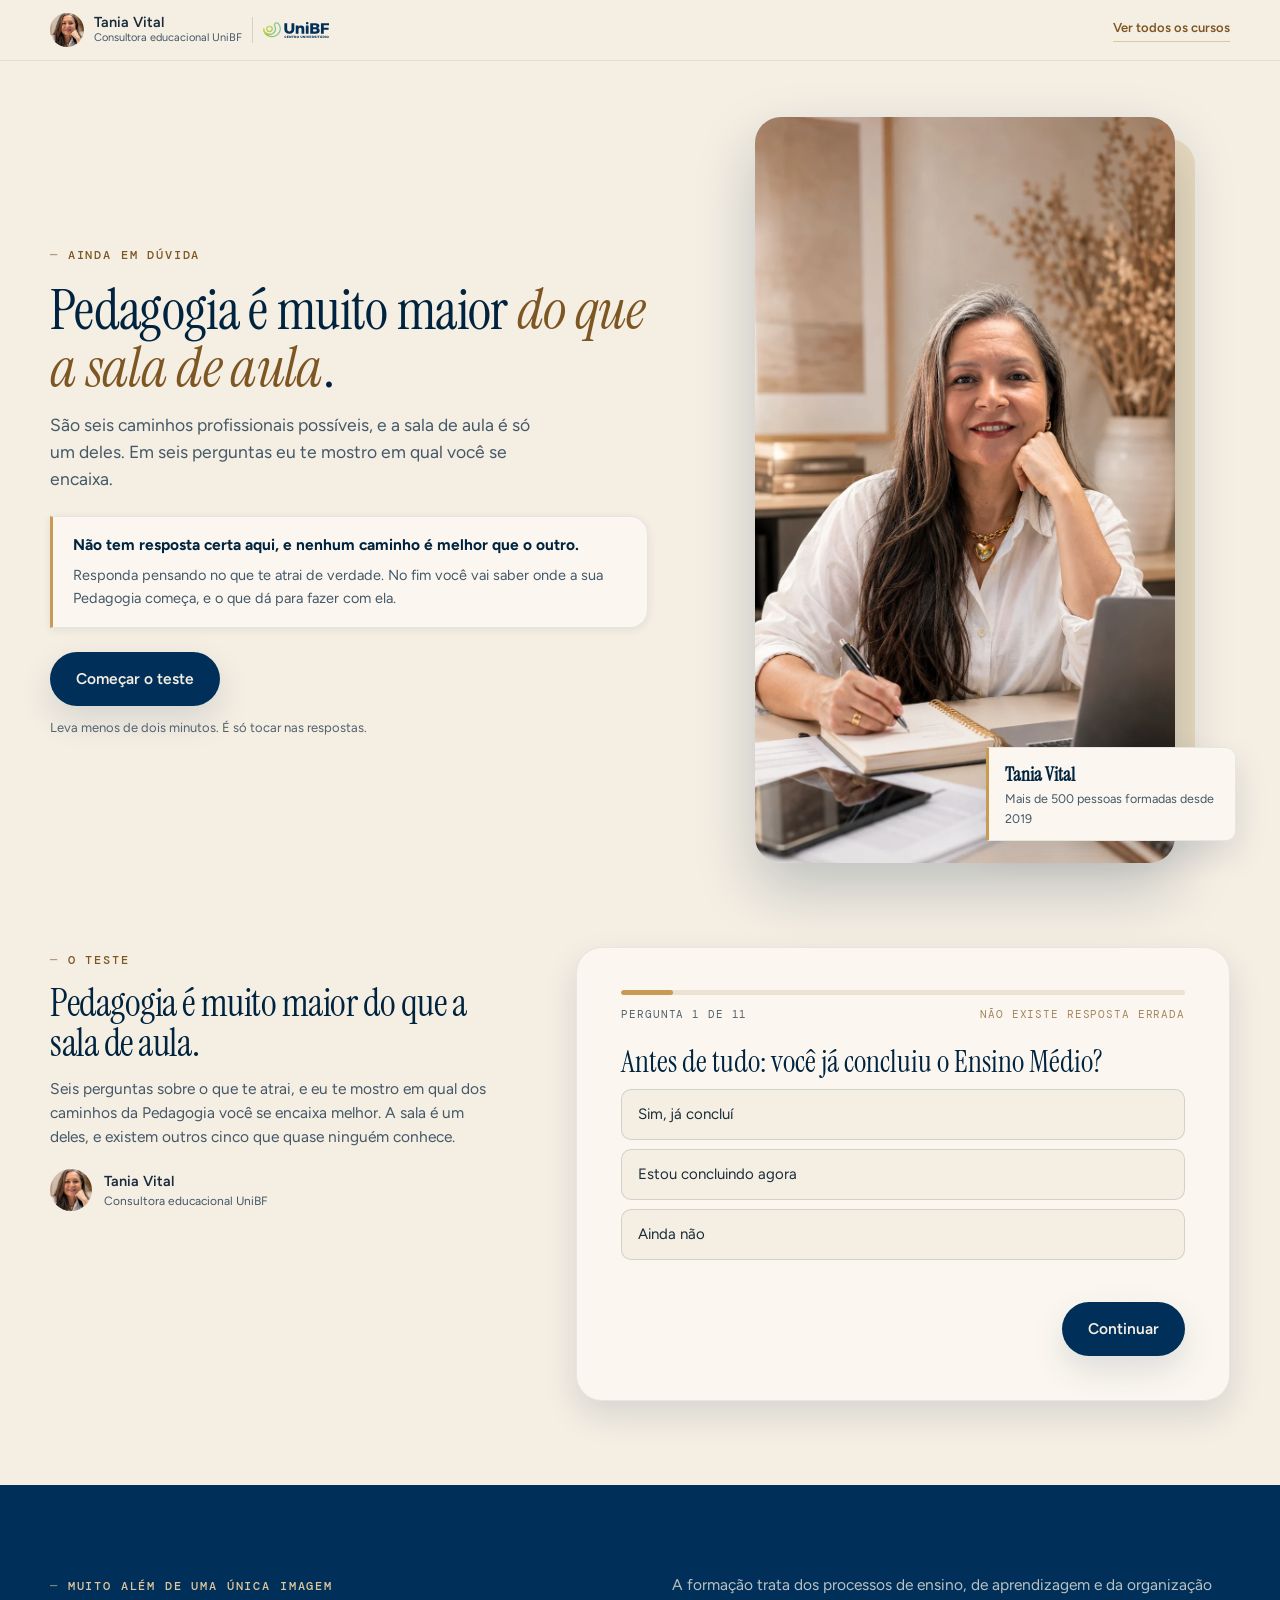
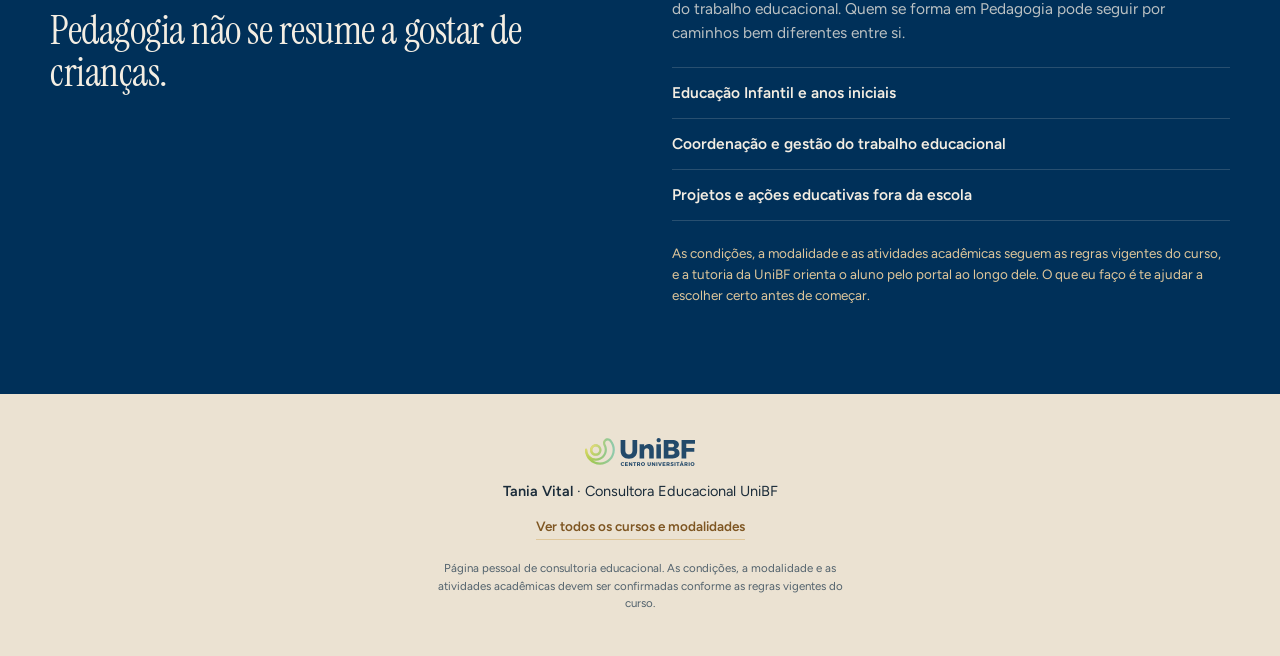
<file: pedagogia.html>
<!doctype html>
<html lang="pt-BR">
<head>
<meta charset="UTF-8" />
<meta name="viewport" content="width=device-width, initial-scale=1" />

<!-- Antes de tudo: o navegador restaura a rolagem anterior logo no inicio do
     carregamento, e o main.js so roda no fim do body. Sem esta linha aqui em
     cima, a pagina aparecia no meio ate o script alcanca-la. -->
<script>try{history.scrollRestoration="manual"}catch(e){}</script>
<title>Pedagogia combina com você? | Tania Vital · UniBF</title>
<meta name="description" content="Seis perguntas sobre o que te atrai. No final eu te mostro em qual dos seis caminhos da Pedagogia você se encaixa, e qual curso comeca esse caminho." />
<meta name="theme-color" content="#f4eee3" />
<link rel="icon" href="assets/img/logo-unibf.svg" />

<meta property="og:title" content="Pedagogia é muito maior do que a sala de aula." />
<meta property="og:description" content="São seis caminhos possíveis, e a sala de aula é só um deles. Descubra em qual você se encaixa." />
<meta property="og:type" content="website" />
<meta property="og:locale" content="pt_BR" />
<meta property="og:url" content="https://taniaanjugomes-commits.github.io/tania-vital-unibf/pedagogia.html" />
<meta property="og:image" content="https://taniaanjugomes-commits.github.io/tania-vital-unibf/assets/img/og-pedagogia.jpg" />
<meta property="og:image:width" content="1200" />
<meta property="og:image:height" content="630" />
<meta name="twitter:card" content="summary_large_image" />
<link rel="preconnect" href="https://fonts.googleapis.com">
<link rel="preconnect" href="https://fonts.gstatic.com" crossorigin>
<link href="https://fonts.googleapis.com/css2?family=Instrument+Serif:ital@0;1&family=Figtree:wght@400;500;600;700&family=DM+Mono:wght@400;500&display=swap" rel="stylesheet">
<link rel="stylesheet" href="assets/css/pedagogia.css" />
</head>
<body>

<a class="skip" href="#teste">Ir direto para o teste</a>

<header class="hdr">
  <div class="wrap hdr__row">
    <a class="hdr__me" href="index.html" aria-label="Voltar para a página inicial">
      <img src="assets/img/tania-avatar.jpg" alt="" width="36" height="36" />
      <div>
        <b>Tania Vital</b>
        <span>Consultora educacional UniBF</span>
      </div>
      <span class="hdr__sep" aria-hidden="true"></span>
      <img class="hdr__unibf" src="assets/img/logo-unibf-navy.svg" alt="UniBF" width="70" height="22" />
    </a>
    <a class="hdr__back" href="index.html">Ver todos os cursos</a>
  </div>
</header>

<main id="main">

  <!-- ============ ABERTURA ============ -->
  <section class="hero">
    <div class="wrap hero__grid">
      <div class="hero__copy">
        <span class="kicker">Ainda em dúvida</span>
        <h1 class="display">Pedagogia é muito maior <em>do que a sala de aula</em>.</h1>
        <p class="lede">São seis caminhos profissionais possíveis, e a sala de aula é só um deles. Em seis perguntas eu te mostro em qual você se encaixa.</p>

        <div class="pact">
          <b>Não tem resposta certa aqui, e nenhum caminho é melhor que o outro.</b>
          <p>Responda pensando no que te atrai de verdade. No fim você vai saber onde a sua Pedagogia começa, e o que dá para fazer com ela.</p>
        </div>

        <a class="btn btn--solid" href="#teste">Começar o teste</a>
        <p class="hero__note">Leva menos de dois minutos. É só tocar nas respostas.</p>
      </div>

      <div class="hero__photo">
        <div class="hero__halo" aria-hidden="true"></div>
        <img src="assets/img/tania-pedagogia.webp" alt="Tania Vital, consultora educacional, em sua mesa de trabalho" width="520" height="600" />
        <div class="hero__tag">
          <b>Tania Vital</b>
          <span>Mais de 500 pessoas formadas desde 2019</span>
        </div>
      </div>
    </div>
  </section>

  <!-- ============ O TESTE ============ -->
  <section class="quiz" id="teste">
    <div class="wrap quiz__grid">

      <aside class="quiz__aside">
        <span class="kicker">O teste</span>
        <h2 class="display">Pedagogia é muito maior do que a sala de aula.</h2>
        <p>Seis perguntas sobre o que te atrai, e eu te mostro em qual dos caminhos da Pedagogia você se encaixa melhor. A sala é um deles, e existem outros cinco que quase ninguém conhece.</p>
        <div class="quiz__sig">
          <img src="assets/img/tania-avatar.jpg" alt="" width="44" height="44" />
          <div><b>Tania Vital</b><span>Consultora educacional UniBF</span></div>
        </div>
      </aside>

      <div class="quiz__box">

        <noscript>
          <div class="res">
            <h2 class="display">O teste precisa de JavaScript</h2>
            <p class="res__lead">Seu navegador está com o JavaScript desligado, e sem ele eu não consigo calcular o resultado. Me chama no WhatsApp que eu faço as perguntas pessoalmente.</p>
            <div class="res__fala">
              <a class="btn btn--wa" href="https://wa.me/5567999021267?text=Ol%C3%A1%20Tania!%20Quero%20fazer%20o%20teste%20de%20Pedagogia." target="_blank" rel="noopener">Falar com a Tania no WhatsApp</a>
            </div>
          </div>
        </noscript>

        <form class="form" id="formTeste" novalidate hidden>
          <div class="form__head">
            <div class="bar" aria-hidden="true"><span id="barFill"></span></div>
            <p class="form__meta">
              <span id="stepLabel">Pergunta 1 de 11</span>
              <em>Não existe resposta errada</em>
            </p>
          </div>

          <div id="passos"></div>

          <p class="err" id="erro" role="alert" aria-live="polite"></p>

          <div class="form__act">
            <button class="btn btn--ghost" id="btnVoltar" type="button" hidden>Voltar</button>
            <button class="btn btn--solid" id="btnSeguir" type="button">Continuar</button>
            <button class="btn btn--solid" id="btnVer" type="submit" hidden>Ver o meu caminho</button>
          </div>
        </form>

        <!-- ===== resultado ===== -->
        <div class="res" id="resultado" hidden tabindex="-1">
          <span class="res__mark" aria-hidden="true">✦</span>
          <span class="kicker">O seu caminho na Pedagogia</span>
          <h2 class="display" id="resTitulo"></h2>
          <p class="res__lead" id="resLead"></p>

          <div class="res__bloco res__bloco--nota" id="resTambem" hidden>
            <p id="resTambemTxt"></p>
          </div>

          <div class="res__bloco">
            <h3>Como é o dia</h3>
            <p class="res__texto" id="resDia"></p>
          </div>

          <div class="res__bloco">
            <h3>Onde se trabalha</h3>
            <div class="areas" id="listaOnde"></div>
          </div>

          <div class="res__cedo">
            <p><b>Quer conversar sobre esse caminho agora?</b> Eu já recebo o seu resultado junto com a mensagem.</p>
            <a class="btn btn--wa" id="btnWhatsCedo" href="https://wa.me/5567999021267" target="_blank" rel="noopener">
              <svg viewBox="0 0 24 24" aria-hidden="true" width="19" height="19"><path fill="currentColor" d="M12 2a10 10 0 0 0-8.6 15.1L2 22l5-1.3A10 10 0 1 0 12 2Zm5.8 14.2c-.2.7-1.4 1.3-2 1.4-.5.1-1.1.1-1.8-.1-.4-.1-1-.3-1.7-.6-2.9-1.3-4.9-4.3-5-4.5-.2-.2-1.2-1.6-1.2-3s.7-2.1 1-2.4c.3-.3.6-.4.8-.4h.6c.2 0 .4-.1.7.5l.9 2.1c.1.2.1.4 0 .6l-.4.6-.3.3c-.1.1-.3.3-.1.6.1.3.6 1.1 1.4 1.8 1 .9 1.8 1.1 2 1.3.3.1.4.1.6-.1l.8-1c.2-.3.4-.2.7-.1l2 1c.3.1.5.2.6.3.1.2.1.8-.1 1.5Z"/></svg>
              Falar com a Tania
            </a>
          </div>

          <div class="res__bloco">
            <h3>O que Pedagogia te dá para isso</h3>
            <p class="res__texto" id="resBase"></p>
          </div>

          <div class="res__bloco res__curso">
            <h3>Comece por</h3>
            <p class="res__principal" id="resComece"></p>
            <h3 class="res__depois">Depois, se quiser somar</h3>
            <ul id="listaSome"></ul>
          </div>

          <div class="res__grana">
            <span class="tag" id="dinTitulo"></span>
            <p><b id="dinBase"></b></p>
            <p class="res__grana-sub" id="dinNota"></p>
          </div>

          <div class="res__recomeco">
            <b>Uma coisa antes de você ir.</b>
            <p>A maioria das mais de 500 pessoas que eu ajudei a se formar começou sem saber exatamente onde ia parar. Foram descobrindo no caminho, e o curso foi abrindo as portas.</p>
            <p class="res__frase" id="resFrase"></p>
          </div>

          <div class="res__fala">
            <h3 id="tituloFala"></h3>
            <p class="res__fala-sub">Se preferir, é só tocar no botão sem preencher nada.</p>
            <label class="campo"><span>Seu nome</span><input type="text" id="campoNome" autocomplete="given-name" placeholder="Como você quer ser chamada"></label>
            <a class="btn btn--wa" id="btnWhats" href="https://wa.me/5567999021267" target="_blank" rel="noopener">
              <svg viewBox="0 0 24 24" aria-hidden="true" width="19" height="19"><path fill="currentColor" d="M12 2a10 10 0 0 0-8.6 15.1L2 22l5-1.3A10 10 0 1 0 12 2Zm5.8 14.2c-.2.7-1.4 1.3-2 1.4-.5.1-1.1.1-1.8-.1-.4-.1-1-.3-1.7-.6-2.9-1.3-4.9-4.3-5-4.5-.2-.2-1.2-1.6-1.2-3s.7-2.1 1-2.4c.3-.3.6-.4.8-.4h.6c.2 0 .4-.1.7.5l.9 2.1c.1.2.1.4 0 .6l-.4.6-.3.3c-.1.1-.3.3-.1.6.1.3.6 1.1 1.4 1.8 1 .9 1.8 1.1 2 1.3.3.1.4.1.6-.1l.8-1c.2-.3.4-.2.7-.1l2 1c.3.1.5.2.6.3.1.2.1.8-.1 1.5Z"/></svg>
              Falar com a Tania no WhatsApp
            </a>
            <p class="res__zap">Vou responder pessoalmente. Sem robô, sem lista de espera.</p>
          </div>

          <button class="res__refazer" id="btnRefazer" type="button">Refazer o teste</button>
        </div>

        <!-- ===== ensino médio pendente ===== -->
        <div class="res res--filtro" id="bloqueio" hidden tabindex="-1">
          <span class="res__mark" aria-hidden="true">✦</span>
          <span class="kicker">Primeiro passo</span>
          <h2 class="display">Isso não é um não. É um antes.</h2>
          <p class="res__lead">Para entrar em qualquer graduação, o Ensino Médio completo é exigência legal. Então esse é o seu primeiro passo, e ele é bem mais rápido do que a maioria das pessoas imagina.</p>
          <div class="res__bloco">
            <h3>O que eu posso fazer agora</h3>
            <ul>
              <li>Te explico quais são os caminhos para concluir o Ensino Médio e o que cada um exige.</li>
              <li>Tiro suas dúvidas sobre Pedagogia, para você já saber o que te espera do outro lado.</li>
              <li>Fico à disposição para quando o seu certificado sair.</li>
            </ul>
          </div>
          <div class="res__recomeco">
            <b>Só pra você não se sentir atrasada.</b>
            <p>Muita gente que eu ajudei a se formar passou exatamente por aqui. Chegaram achando que o tempo tinha passado, e não tinha.</p>
          </div>
          <div class="res__fala">
            <h3>Me chama que eu te explico</h3>
            <a class="btn btn--wa" href="https://wa.me/5567999021267?text=Ol%C3%A1%20Tania!%20Fiz%20o%20teste%20de%20Pedagogia%20na%20sua%20p%C3%A1gina.%20Ainda%20n%C3%A3o%20conclu%C3%AD%20o%20Ensino%20M%C3%A9dio%20e%20queria%20conversar%20sobre%20isso%20com%20voc%C3%AA." target="_blank" rel="noopener">
              <svg viewBox="0 0 24 24" aria-hidden="true" width="19" height="19"><path fill="currentColor" d="M12 2a10 10 0 0 0-8.6 15.1L2 22l5-1.3A10 10 0 1 0 12 2Zm5.8 14.2c-.2.7-1.4 1.3-2 1.4-.5.1-1.1.1-1.8-.1-.4-.1-1-.3-1.7-.6-2.9-1.3-4.9-4.3-5-4.5-.2-.2-1.2-1.6-1.2-3s.7-2.1 1-2.4c.3-.3.6-.4.8-.4h.6c.2 0 .4-.1.7.5l.9 2.1c.1.2.1.4 0 .6l-.4.6-.3.3c-.1.1-.3.3-.1.6.1.3.6 1.1 1.4 1.8 1 .9 1.8 1.1 2 1.3.3.1.4.1.6-.1l.8-1c.2-.3.4-.2.7-.1l2 1c.3.1.5.2.6.3.1.2.1.8-.1 1.5Z"/></svg>
              Falar com a Tania no WhatsApp
            </a>
          </div>
          <button class="res__refazer" id="btnRefazer2" type="button">Voltar ao teste</button>
        </div>

        <!-- ===== nenhum caminho combinou ===== -->
        <div class="res res--saida" id="semCaminho" hidden tabindex="-1">
          <span class="res__mark" aria-hidden="true">✦</span>
          <span class="kicker">Sinceramente</span>
          <h2 class="display" id="scTitulo"></h2>
          <p class="res__lead" id="scLead"></p>

          <div class="res__bloco">
            <h3>O que isso quer dizer</h3>
            <ul id="scPontos"></ul>
          </div>

          <div class="res__cedo">
            <p><b>O próximo passo é descobrir com o que você combina.</b> São treze perguntas sobre o seu jeito, e no fim você vê as áreas que fazem sentido para você e os cursos que levam até elas.</p>
            <a class="btn btn--solid btn--largo" id="scBotao" href="perfil.html?origem=pedagogia"></a>
          </div>

          <div class="res__fala">
            <h3>Prefere conversar direto?</h3>
            <p class="res__fala-sub" id="scZap"></p>
            <a class="btn btn--wa" href="https://wa.me/5567999021267?text=Ol%C3%A1%20Tania!%20Fiz%20o%20teste%20de%20Pedagogia%20e%20vi%20que%20nao%20e%20o%20meu%20caminho.%20Queria%20sua%20ajuda%20para%20achar%20o%20curso%20certo." target="_blank" rel="noopener">
              <svg viewBox="0 0 24 24" aria-hidden="true" width="19" height="19"><path fill="currentColor" d="M12 2a10 10 0 0 0-8.6 15.1L2 22l5-1.3A10 10 0 1 0 12 2Zm5.8 14.2c-.2.7-1.4 1.3-2 1.4-.5.1-1.1.1-1.8-.1-.4-.1-1-.3-1.7-.6-2.9-1.3-4.9-4.3-5-4.5-.2-.2-1.2-1.6-1.2-3s.7-2.1 1-2.4c.3-.3.6-.4.8-.4h.6c.2 0 .4-.1.7.5l.9 2.1c.1.2.1.4 0 .6l-.4.6-.3.3c-.1.1-.3.3-.1.6.1.3.6 1.1 1.4 1.8 1 .9 1.8 1.1 2 1.3.3.1.4.1.6-.1l.8-1c.2-.3.4-.2.7-.1l2 1c.3.1.5.2.6.3.1.2.1.8-.1 1.5Z"/></svg>
              Falar com a Tania no WhatsApp
            </a>
          </div>

          <button class="res__refazer" id="btnRefazer3" type="button">Refazer o teste</button>
        </div>

      </div>
    </div>
  </section>

  <!-- ============ DEPOIS DO TESTE ============ -->
  <section class="verdade">
    <div class="wrap verdade__grid">
      <div>
        <span class="kicker">Muito além de uma única imagem</span>
        <h2 class="display">Pedagogia não se resume a gostar de crianças.</h2>
      </div>
      <div class="verdade__copy">
        <p>A formação trata dos processos de ensino, de aprendizagem e da organização do trabalho educacional. Quem se forma em Pedagogia pode seguir por caminhos bem diferentes entre si.</p>
        <ul>
          <li>Educação Infantil e anos iniciais</li>
          <li>Coordenação e gestão do trabalho educacional</li>
          <li>Projetos e ações educativas fora da escola</li>
        </ul>
        <p class="verdade__nota">As condições, a modalidade e as atividades acadêmicas seguem as regras vigentes do curso, e a tutoria da UniBF orienta o aluno pelo portal ao longo dele. O que eu faço é te ajudar a escolher certo antes de começar.</p>
      </div>
    </div>
  </section>

</main>

<footer class="ftr">
  <div class="wrap">
    <img src="assets/img/logo-unibf-navy.svg" alt="UniBF" width="96" height="30" />
    <p><b>Tania Vital</b> · Consultora Educacional UniBF</p>
    <a class="ftr__voltar" href="index.html">Ver todos os cursos e modalidades</a>
    <small>Página pessoal de consultoria educacional. As condições, a modalidade e as atividades acadêmicas devem ser confirmadas conforme as regras vigentes do curso.</small>
  </div>
</footer>

<script src="assets/js/pedagogia-data.js"></script>
<script src="assets/js/pedagogia.js"></script>
</body>
</html>
</file>
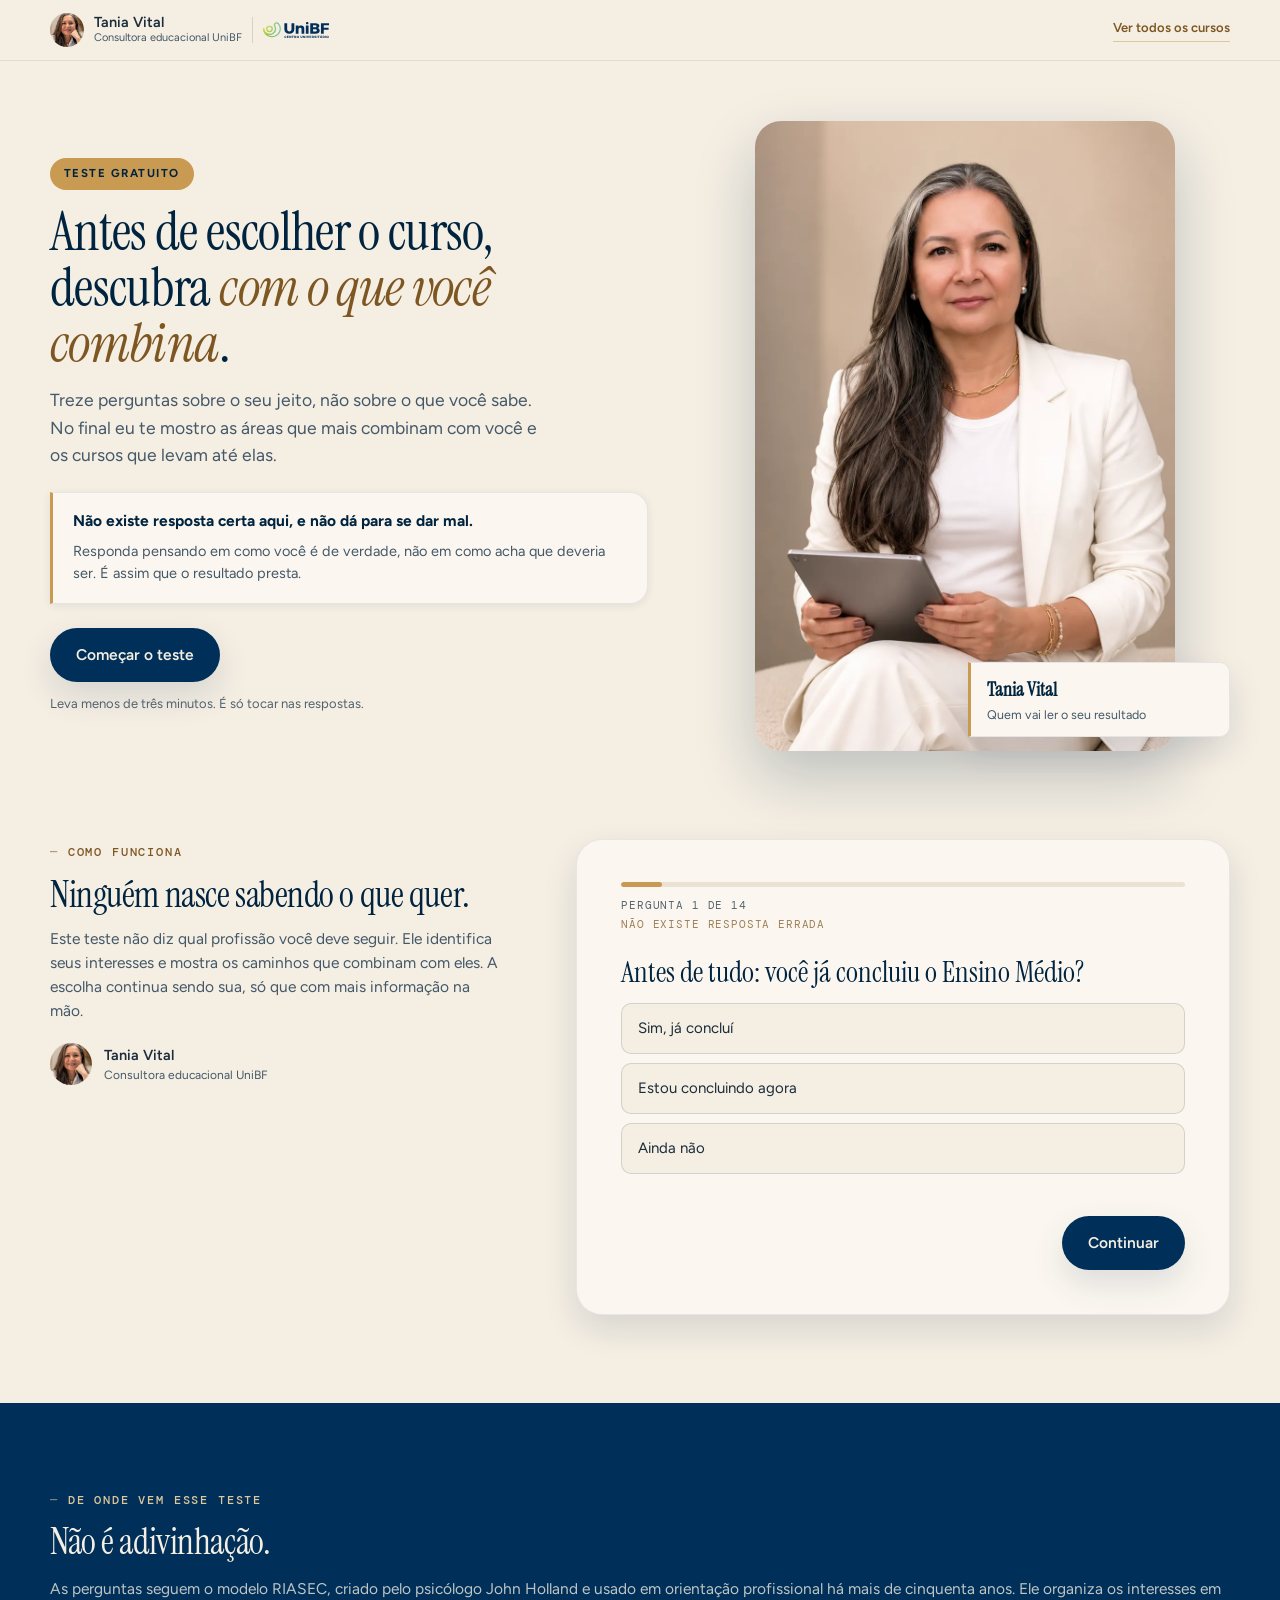
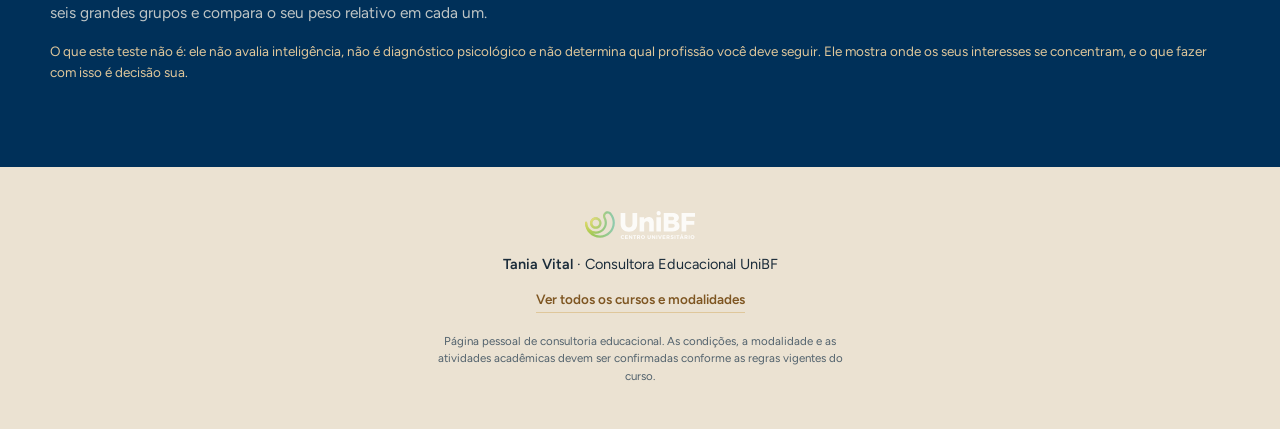
<file: perfil.html>
<!doctype html>
<html lang="pt-BR">
<head>
<meta charset="UTF-8" />
<meta name="viewport" content="width=device-width, initial-scale=1" />

<!-- Antes de tudo: o navegador restaura a rolagem anterior logo no inicio do
     carregamento, e o main.js so roda no fim do body. Sem esta linha aqui em
     cima, a pagina aparecia no meio ate o script alcanca-la. -->
<script>try{history.scrollRestoration="manual"}catch(e){}</script>
<title>Descubra com o que você combina | Tania Vital · UniBF</title>
<meta name="description" content="Treze perguntas rápidas sobre o seu jeito. No final você vê as áreas que mais combinam com você e os cursos que levam até elas. Sem resposta certa, sem cobrança." />
<meta name="theme-color" content="#f4eee3" />
<link rel="icon" href="assets/img/logo-unibf.svg" />

<meta property="og:title" content="Ainda não sei o que quero fazer." />
<meta property="og:description" content="Você não é a única. Treze perguntas rápidas e eu te mostro as áreas que combinam com você." />
<meta property="og:type" content="website" />
<meta property="og:locale" content="pt_BR" />
<meta property="og:url" content="https://taniaanjugomes-commits.github.io/tania-vital-unibf/perfil.html" />
<meta property="og:image" content="https://taniaanjugomes-commits.github.io/tania-vital-unibf/assets/img/og-perfil.jpg" />
<meta property="og:image:width" content="1200" />
<meta property="og:image:height" content="630" />
<meta name="twitter:card" content="summary_large_image" />

<link rel="preconnect" href="https://fonts.googleapis.com">
<link rel="preconnect" href="https://fonts.gstatic.com" crossorigin>
<link href="https://fonts.googleapis.com/css2?family=Instrument+Serif:ital@0;1&family=Figtree:wght@400;500;600;700&family=DM+Mono:wght@400;500&display=swap" rel="stylesheet">
<link rel="stylesheet" href="assets/css/perfil.css" />
</head>
<body>

<a class="skip" href="#teste">Ir direto para o teste</a>

<header class="hdr">
  <div class="wrap hdr__row">
    <a class="hdr__me" href="index.html" aria-label="Voltar para a página inicial">
      <img src="assets/img/tania-avatar.jpg" alt="" width="36" height="36" />
      <div>
        <b>Tania Vital</b>
        <span>Consultora educacional UniBF</span>
      </div>
      <span class="hdr__sep" aria-hidden="true"></span>
      <img class="hdr__unibf" src="assets/img/logo-unibf-navy.svg" alt="UniBF" width="70" height="22" />
    </a>
    <a class="hdr__back" href="index.html">Ver todos os cursos</a>
  </div>
</header>

<main id="main">

  <section class="hero">
    <div class="wrap hero__grid">
      <div class="hero__copy">
      <span class="selo">Teste gratuito</span>
      <h1 class="display">Antes de escolher o curso, descubra <em>com o que você combina</em>.</h1>
      <p class="lede">Treze perguntas sobre o seu jeito, não sobre o que você sabe. No final eu te mostro as áreas que mais combinam com você e os cursos que levam até elas.</p>

      <div class="pact">
        <b>Não existe resposta certa aqui, e não dá para se dar mal.</b>
        <p>Responda pensando em como você é de verdade, não em como acha que deveria ser. É assim que o resultado presta.</p>
      </div>

      <a class="btn btn--solid" href="#teste">Começar o teste</a>
      <p class="hero__note">Leva menos de três minutos. É só tocar nas respostas.</p>
      </div>

      <div class="hero__photo">
        <div class="hero__halo" aria-hidden="true"></div>
        <img src="assets/img/tania-perfil.webp" alt="Tania Vital, consultora educacional da UniBF, sentada com um tablet nas mãos" width="450" height="675" />
        <div class="hero__tag">
          <b>Tania Vital</b>
          <span>Quem vai ler o seu resultado</span>
        </div>
      </div>
    </div>
  </section>

  <section class="quiz" id="teste">
    <div class="wrap quiz__grid">

      <aside class="quiz__aside">
        <span class="kicker">Como funciona</span>
        <h2 class="display">Ninguém nasce sabendo o que quer.</h2>
        <p>Este teste não diz qual profissão você deve seguir. Ele identifica seus interesses e mostra os caminhos que combinam com eles. A escolha continua sendo sua, só que com mais informação na mão.</p>
        <div class="quiz__sig">
          <img src="assets/img/tania-avatar.jpg" alt="" width="44" height="44" />
          <div><b>Tania Vital</b><span>Consultora educacional UniBF</span></div>
        </div>
      </aside>

      <div class="quiz__box">

        <noscript>
          <div class="res">
            <h2 class="display">O teste precisa de JavaScript</h2>
            <p class="res__lead">Seu navegador está com o JavaScript desligado, e sem ele eu não consigo calcular o resultado. Me chama no WhatsApp que eu faço as perguntas pessoalmente, leva o mesmo tempo.</p>
            <div class="res__fala">
              <a class="btn btn--wa" href="https://wa.me/5567999021267?text=Ol%C3%A1%20Tania!%20Quero%20fazer%20o%20teste%20de%20perfil%20profissional." target="_blank" rel="noopener">Falar com a Tania no WhatsApp</a>
            </div>
          </div>
        </noscript>

        <form class="form" id="formPerfil" novalidate hidden>
          <div class="form__head">
            <div class="bar" aria-hidden="true"><span id="barFill"></span></div>
            <p class="form__meta">
              <span id="stepLabel">Pergunta 1 de 14</span>
              <em>Não existe resposta errada</em>
            </p>
          </div>

          <div id="passos"></div>

          <p class="err" id="erro" role="alert" aria-live="polite"></p>

          <div class="form__act">
            <button class="btn btn--ghost" id="btnVoltar" type="button" hidden>Voltar</button>
            <button class="btn btn--solid" id="btnSeguir" type="button">Continuar</button>
            <button class="btn btn--solid" id="btnVer" type="submit" hidden>Ver o meu resultado</button>
          </div>
        </form>

        <!-- ===== resultado ===== -->
        <div class="res" id="resultado" hidden tabindex="-1">
          <span class="res__mark" aria-hidden="true">✦</span>
          <span class="kicker">O que eu vejo em você</span>
          <h2 class="display" id="resTitulo"></h2>
          <p class="res__lead" id="resLead"></p>

          <div class="forca">
            <h3>Onde os seus interesses se concentram</h3>
            <ul id="listaForcas"></ul>
          </div>

          <div class="res__bloco">
            <h3>Áreas que combinam com você</h3>
            <div class="areas" id="listaAreas"></div>
          </div>

          <div class="res__cedo">
            <p><b>Quer conversar sobre isso agora?</b> Eu já recebo o seu resultado junto com a mensagem, e a gente vê juntas o que faz sentido para o seu momento.</p>
            <a class="btn btn--wa" id="btnWhatsCedo" href="https://wa.me/5567999021267" target="_blank" rel="noopener">
              <svg viewBox="0 0 24 24" aria-hidden="true" width="19" height="19"><path fill="currentColor" d="M12 2a10 10 0 0 0-8.6 15.1L2 22l5-1.3A10 10 0 1 0 12 2Zm5.8 14.2c-.2.7-1.4 1.3-2 1.4-.5.1-1.1.1-1.8-.1-.4-.1-1-.3-1.7-.6-2.9-1.3-4.9-4.3-5-4.5-.2-.2-1.2-1.6-1.2-3s.7-2.1 1-2.4c.3-.3.6-.4.8-.4h.6c.2 0 .4-.1.7.5l.9 2.1c.1.2.1.4 0 .6l-.4.6-.3.3c-.1.1-.3.3-.1.6.1.3.6 1.1 1.4 1.8 1 .9 1.8 1.1 2 1.3.3.1.4.1.6-.1l.8-1c.2-.3.4-.2.7-.1l2 1c.3.1.5.2.6.3.1.2.1.8-.1 1.5Z"/></svg>
              Falar com a Tania
            </a>
          </div>

          <div class="res__bloco">
            <h3>Cursos com mais afinidade</h3>
            <ul id="listaAlta"></ul>
          </div>

          <div class="res__bloco res__bloco--boa">
            <h3>Também vale conhecer</h3>
            <ul id="listaBoa"></ul>
          </div>

          <div class="res__bloco">
            <h3>Você provavelmente se sente realizada quando</h3>
            <ul id="listaRealizacao"></ul>
          </div>

          <div class="res__bloco">
            <h3>Ambientes que podem combinar com você</h3>
            <div class="areas" id="listaAmbientes"></div>
          </div>

          <div class="res__bloco res__bloco--nota">
            <h3>Antes de escolher a sua graduação</h3>
            <p class="res__lead" style="font-size:15px;margin:0 0 12px">Afinidade é só um dos fatores. Vale olhar também:</p>
            <ul id="listaAtencao"></ul>
          </div>

          <div class="res__recomeco">
            <b>Uma coisa antes de você ir.</b>
            <p>A maioria das mais de 500 pessoas que eu ajudei a se formar chegou sem saber ao certo o que queria. Descobrir faz parte, e não é sinal de que você está atrasada.</p>
            <p class="res__frase" id="resFrase"></p>
          </div>

          <div class="res__fala">
            <h3>Quer que eu te ajude a escolher?</h3>
            <p>Me manda o seu resultado e a gente conversa sobre prazo, valor e o que cabe na sua rotina. Sem compromisso.</p>
            <a class="btn btn--wa" id="btnWhats" href="https://wa.me/5567999021267" target="_blank" rel="noopener">
              <svg viewBox="0 0 24 24" aria-hidden="true" width="19" height="19"><path fill="currentColor" d="M12 2a10 10 0 0 0-8.6 15.1L2 22l5-1.3A10 10 0 1 0 12 2Zm5.8 14.2c-.2.7-1.4 1.3-2 1.4-.5.1-1.1.1-1.8-.1-.4-.1-1-.3-1.7-.6-2.9-1.3-4.9-4.3-5-4.5-.2-.2-1.2-1.6-1.2-3s.7-2.1 1-2.4c.3-.3.6-.4.8-.4h.6c.2 0 .4-.1.7.5l.9 2.1c.1.2.1.4 0 .6l-.4.6-.3.3c-.1.1-.3.3-.1.6.1.3.6 1.1 1.4 1.8 1 .9 1.8 1.1 2 1.3.3.1.4.1.6-.1l.8-1c.2-.3.4-.2.7-.1l2 1c.3.1.5.2.6.3.1.2.1.8-.1 1.5Z"/></svg>
              Falar com a Tania no WhatsApp
            </a>
            <p class="res__zap">Vou responder pessoalmente. Sem robô, sem lista de espera.</p>
          </div>

          <button class="res__refazer" id="btnRefazer" type="button">Refazer o teste</button>
        </div>

        <!-- ===== ensino médio pendente ===== -->
        <div class="res" id="bloqueio" hidden tabindex="-1">
          <span class="res__mark" aria-hidden="true">✦</span>
          <span class="kicker">Primeiro passo</span>
          <h2 class="display">Isso não é um não. É um antes.</h2>
          <p class="res__lead">Para entrar em qualquer graduação, o Ensino Médio completo é exigência legal. Então esse é o seu primeiro passo, e ele costuma ser bem mais rápido do que as pessoas imaginam.</p>
          <div class="res__bloco">
            <h3>O que eu posso fazer agora</h3>
            <ul>
              <li>Te explico quais são os caminhos para concluir o Ensino Médio e o que cada um exige.</li>
              <li>Faço o teste com você mesmo assim, para você já saber por onde quer ir.</li>
              <li>Fico à disposição para quando o seu certificado sair.</li>
            </ul>
          </div>
          <div class="res__fala">
            <h3>Me chama que eu te explico</h3>
            <a class="btn btn--wa" href="https://wa.me/5567999021267?text=Ol%C3%A1%20Tania!%20Fiz%20o%20teste%20de%20perfil%20na%20sua%20p%C3%A1gina.%20Ainda%20n%C3%A3o%20conclu%C3%AD%20o%20Ensino%20M%C3%A9dio%20e%20queria%20conversar%20sobre%20isso%20com%20voc%C3%AA." target="_blank" rel="noopener">
              <svg viewBox="0 0 24 24" aria-hidden="true" width="19" height="19"><path fill="currentColor" d="M12 2a10 10 0 0 0-8.6 15.1L2 22l5-1.3A10 10 0 1 0 12 2Zm5.8 14.2c-.2.7-1.4 1.3-2 1.4-.5.1-1.1.1-1.8-.1-.4-.1-1-.3-1.7-.6-2.9-1.3-4.9-4.3-5-4.5-.2-.2-1.2-1.6-1.2-3s.7-2.1 1-2.4c.3-.3.6-.4.8-.4h.6c.2 0 .4-.1.7.5l.9 2.1c.1.2.1.4 0 .6l-.4.6-.3.3c-.1.1-.3.3-.1.6.1.3.6 1.1 1.4 1.8 1 .9 1.8 1.1 2 1.3.3.1.4.1.6-.1l.8-1c.2-.3.4-.2.7-.1l2 1c.3.1.5.2.6.3.1.2.1.8-.1 1.5Z"/></svg>
              Falar com a Tania no WhatsApp
            </a>
          </div>
          <button class="res__refazer" id="btnSeguirMesmo" type="button">Fazer o teste mesmo assim</button>
        </div>

      </div>
    </div>
  </section>

  <section class="base">
    <div class="wrap">
      <span class="kicker">De onde vem esse teste</span>
      <h2 class="display">Não é adivinhação.</h2>
      <p>As perguntas seguem o modelo RIASEC, criado pelo psicólogo John Holland e usado em orientação profissional há mais de cinquenta anos. Ele organiza os interesses em seis grandes grupos e compara o seu peso relativo em cada um.</p>
      <p class="base__nota">O que este teste não é: ele não avalia inteligência, não é diagnóstico psicológico e não determina qual profissão você deve seguir. Ele mostra onde os seus interesses se concentram, e o que fazer com isso é decisão sua.</p>
    </div>
  </section>

</main>

<footer class="ftr">
  <div class="wrap">
    <img src="assets/img/logo-unibf.svg" alt="UniBF" width="96" height="30" />
    <p><b>Tania Vital</b> · Consultora Educacional UniBF</p>
    <a class="ftr__voltar" href="index.html">Ver todos os cursos e modalidades</a>
    <small>Página pessoal de consultoria educacional. As condições, a modalidade e as atividades acadêmicas devem ser confirmadas conforme as regras vigentes do curso.</small>
  </div>
</footer>

<script src="assets/js/perfil-data.js"></script>
<script src="assets/js/perfil.js"></script>
</body>
</html>
</file>
<file: assets/css/style.css>
/* =========================================================
   Tania Vital, consultora educacional UniBF
   Marinho e latao: o azul institucional da UniBF (#003059) com um
   acento quente que eles nao usam, para ser parente e nao copia.
   O azul eletrico deles (#00A2FF) fica de fora de proposito, e a
   troca do branco frio pelo creme e o que mais afasta as duas paginas.

   Instrument Serif (display) + Figtree (corpo) + DM Mono (rotulos)
   Construido a partir do celular para cima
   ========================================================= */

:root{
  /* fundos, creme quente no lugar do branco frio da UniBF */
  --canvas:#f4eee3;
  --canvas-2:#ebe2d2;
  --panel:#fbf7f0;

  /* o marinho institucional, emprestado deles */
  --navy:#003059;
  --navy-deep:#00243f;

  /* latao, o acento que e so dela */
  --brass:#c99a52;        /* decorativo: bordas, selos, marcacao */
  --brass-soft:#dfc79b;   /* claro, para texto sobre o marinho */
  --brass-deep:#7e5622;   /* texto pequeno sobre fundo claro */


  /* os tres passam AA no creme mais escuro, que e o pior caso da pagina */
  --ink:#1b2c3a;
  --muted:#445868;
  --muted-soft:#52626d;

  --line:rgba(0,36,63,.14);
  --line-soft:rgba(0,36,63,.08);
  --line-strong:rgba(0,36,63,.28);

  --whatsapp:#17853f;
  --whatsapp-deep:#126b33;

  --shadow-s:0 2px 10px rgba(0,36,63,.07);
  --shadow-m:0 14px 34px rgba(0,36,63,.12);
  --shadow-l:0 26px 60px rgba(0,36,63,.22);

  --r-s:10px;
  --r-m:18px;
  --r-l:26px;
  --maxw:1180px;

  --ease:cubic-bezier(.22,.61,.36,1);
  --ease-out:cubic-bezier(.16,1,.3,1);

  --tshadow:0 1px 2px rgba(0,36,63,.28),0 3px 14px rgba(0,36,63,.16);
}

*{box-sizing:border-box}
html,body{overflow-x:hidden;overflow-x:clip}
html{scroll-behavior:smooth;-webkit-text-size-adjust:100%}

body{
  margin:0;
  background:var(--canvas);
  color:var(--ink);
  font-family:"Figtree",-apple-system,BlinkMacSystemFont,sans-serif;
  font-size:16px;
  line-height:1.55;
  -webkit-font-smoothing:antialiased;
}

img{max-width:100%;display:block}
a{color:inherit;text-decoration:none}
button{font-family:inherit;cursor:pointer}
ul{margin:0;padding:0;list-style:none}
h1,h2,h3,h4,p,figure,blockquote{margin:0}

:focus-visible{outline:2.5px solid var(--brass-deep);outline-offset:3px;border-radius:4px}

.wrap{max-width:var(--maxw);margin:0 auto;padding:0 20px}
@media (min-width:721px){.wrap{padding:0 32px}}

.skip{position:absolute;left:-9999px;top:0;z-index:200;background:var(--navy);color:var(--canvas);
      padding:12px 18px;border-radius:0 0 var(--r-s) 0;font-weight:600}
.skip:focus{left:0}

.sr{position:absolute;width:1px;height:1px;padding:0;margin:-1px;overflow:hidden;
    clip:rect(0 0 0 0);clip-path:inset(50%);white-space:nowrap;border:0}

.display{font-family:"Instrument Serif",Georgia,serif;font-weight:400;letter-spacing:-.005em}
.mono{font-family:"DM Mono",ui-monospace,monospace}

/* ---------- o ambiente unico: fundo fixo do site ---------- */
.env{position:fixed;inset:0;z-index:-2;pointer-events:none;background:var(--canvas)}
.env::before{content:"";position:absolute;inset:-10%;
  background:
    radial-gradient(60% 45% at 78% 8%,rgba(201,154,82,.20),transparent 62%),
    radial-gradient(55% 40% at 12% 82%,rgba(201,154,82,.13),transparent 66%);
  animation:envdrift 78s var(--ease) -22s infinite alternate}
@keyframes envdrift{from{transform:translate3d(-1.5%,-1%,0) scale(1)}to{transform:translate3d(1.5%,1.5%,0) scale(1.06)}}
.grain{position:fixed;inset:0;z-index:-1;pointer-events:none;opacity:.34;mix-blend-mode:multiply;
  background-image:url("data:image/svg+xml;utf8,<svg xmlns='http://www.w3.org/2000/svg' width='140' height='140'><filter id='n'><feTurbulence type='fractalNoise' baseFrequency='.85' numOctaves='3'/><feColorMatrix type='saturate' values='0'/></filter><rect width='140' height='140' filter='url(%23n)' opacity='.5'/></svg>")}

/* ---------- rotulos e cabecalhos ---------- */
.kicker{display:inline-flex;align-items:center;gap:9px;font-family:"DM Mono",monospace;
        font-size:10.5px;letter-spacing:.16em;text-transform:uppercase;color:var(--brass-deep)}
.kicker::before{content:"";width:20px;height:1.5px;background:var(--brass);flex:none}
.kicker--light{color:var(--brass-soft)}
.kicker--light::before{background:var(--brass)}

.shead{max-width:34ch}
.shead h2{font-family:"Instrument Serif",Georgia,serif;font-weight:400;
          font-size:clamp(30px,7.2vw,46px);line-height:1.08;margin-top:14px;letter-spacing:-.01em}
.shead h2 em{font-style:italic;color:var(--brass-deep)}
.shead p{margin-top:14px;color:var(--muted);font-size:16px;max-width:48ch}
.shead--light h2{color:var(--canvas)}
.shead--light p{color:rgba(244,238,227,.74)}
.shead--light h2 em{color:var(--brass)}

section{padding:76px 0;position:relative}
@media (min-width:721px){section{padding:104px 0}}

/* ---------- botoes ---------- */
.btn{display:inline-flex;align-items:center;justify-content:center;gap:10px;
     padding:16px 26px;border-radius:999px;font-weight:700;font-size:16px;border:none;
     text-align:center;transition:transform .2s var(--ease),box-shadow .2s var(--ease),background .2s var(--ease)}
.btn:hover{transform:translateY(-2px)}
.btn:active{transform:translateY(0)}
.btn svg{width:19px;height:19px;flex:none;fill:currentColor}

.btn--wa{background:var(--whatsapp);color:#fff;box-shadow:0 10px 26px rgba(31,168,85,.32)}
.btn--wa:hover{background:var(--whatsapp-deep)}
/* Botao cheio marinho, para acao que nao e WhatsApp. Ja existia em
   perfil.css e pedagogia.css, agora as tres paginas usam o mesmo. */
.btn--solid{background:var(--navy);color:var(--canvas);box-shadow:var(--shadow-m)}
.btn--solid:hover{background:var(--brass-deep)}
.btn--ghost{background:transparent;color:var(--ink);border:1.5px solid var(--line-strong)}
.btn--ghost:hover{border-color:var(--ink)}
.btn--ghost-light{background:rgba(244,238,227,.08);color:var(--canvas);border:1.5px solid rgba(244,238,227,.34)}
.btn--ghost-light:hover{background:rgba(244,238,227,.16)}
.btn--sm{padding:11px 17px;font-size:13.5px}
.btn--full{width:100%}
@media (pointer:coarse){
  .btn{min-height:48px}
}

/* =========================================================
   CABECALHO
   ========================================================= */
.hdr{position:sticky;top:0;z-index:60;background:rgba(244,238,227,.9);
     backdrop-filter:blur(12px);-webkit-backdrop-filter:blur(12px);
     border-bottom:1px solid var(--line-soft);transition:box-shadow .25s var(--ease)}
.hdr__row{display:flex;align-items:center;justify-content:space-between;gap:16px;padding:11px 0}
.hdr__me{display:flex;align-items:center;gap:10px;min-width:0}
.hdr__me > img{width:36px;height:36px;border-radius:50%;object-fit:cover;flex:none;
             border:1.5px solid rgba(201,154,82,.75)}
/* o logo tambem vive dentro de .hdr__me, entao precisa vencer a regra acima */
.hdr__me > img.hdr__unibf{width:auto;height:22px;border-radius:0;border:none;object-fit:contain}
.hdr__me b{display:block;font-size:13.5px;line-height:1.15;font-weight:700;color:var(--ink)}
.hdr__me span{display:block;font-size:10.5px;color:var(--muted);letter-spacing:.01em}
.hdr__unibf{height:22px;width:auto;flex:none;opacity:.9}
.hdr__sep{width:1px;height:26px;background:var(--line);flex:none}
.hdr__nav{display:none;align-items:center;gap:26px}
.hdr__nav a{font-size:14.5px;font-weight:600;opacity:.76;transition:opacity .18s var(--ease)}
.hdr__nav a:hover{opacity:1}
.hdr__act{display:flex;align-items:center;gap:10px}
.burger{display:grid;place-items:center;width:42px;height:42px;background:none;border:none;padding:0}
.burger i{display:block;width:21px;height:1.8px;background:var(--ink);border-radius:2px;margin:4.5px 0;
          transition:transform .25s var(--ease),opacity .2s var(--ease)}
.burger[aria-expanded="true"] i:nth-child(1){transform:translateY(6.3px) rotate(45deg)}
.burger[aria-expanded="true"] i:nth-child(2){opacity:0}
.burger[aria-expanded="true"] i:nth-child(3){transform:translateY(-6.3px) rotate(-45deg)}

@media (min-width:961px){
  .hdr__nav{display:flex}
  .burger{display:none}
}
/* No celular o botao do cabecalho sai: o flutuante ja faz esse trabalho,
   e o espaco liberado deixa a credencial dela aparecer, que e o que
   quem escaneia o folheto precisa ler primeiro. */
@media (max-width:520px){
  .hdr .btn--wa{display:none}
}
@media (max-width:430px){
  .hdr__unibf,.hdr__sep{display:none}
}
@media (max-width:330px){
  .hdr__me span{display:none}
}

.mnav{display:none;flex-direction:column;padding:6px 0 16px;border-top:1px solid var(--line-soft)}
.mnav.open{display:flex}
.mnav a{padding:14px 4px;font-weight:600;font-size:16px;border-bottom:1px solid var(--line-soft)}
.mnav a:last-child{border-bottom:none}

/* =========================================================
   HEROI ESTATICO (padrao: celular, tablet retrato, movimento reduzido)
   Opcao B aprovada: foto inteira + veu de papel
   ========================================================= */
.hero{position:relative;padding:0}
/* --hdr e a altura real do cabecalho, medida pelo JS. O heroi ocupa
   exatamente o que sobra da tela, para o botao nunca cair abaixo da dobra. */
/* O retrato novo saiu do recorte vertical da foto grande, e nele a cabeca
   dela encosta no topo do quadro: nao existe parede vazia acima em lugar
   nenhum da origem, entao nenhum recorte cria esse espaco. Por isso o texto
   inteiro desce para o pe, e o veu sobe de baixo. So um fio de veu fica no
   topo, para o cabecalho fixo nao brigar com o cabelo dela.
   object-position no eixo Y nao age aqui: escalada por altura, a imagem cabe
   exata no contentor e o unico corte que sobra e o horizontal. */
.hero-static{position:relative;min-height:calc(100svh - var(--hdr,71px));
             display:flex;flex-direction:column;justify-content:flex-end;overflow:hidden}
.hero-static__shot{position:absolute;inset:0;z-index:0}
.hero-static__shot img{width:100%;height:100%;object-fit:cover;object-position:50% 0}
.hero-static__veil{position:absolute;inset:0;z-index:1;pointer-events:none;
  background:
    linear-gradient(180deg,
      rgba(244,238,227,.42) 0%,
      rgba(244,238,227,.12) 7%,
      rgba(244,238,227,0) 14%),
    linear-gradient(0deg,
      rgba(244,238,227,.99) 0%,
      rgba(244,238,227,.985) 40%,
      rgba(244,238,227,.95) 48%,
      rgba(244,238,227,.60) 54%,
      rgba(244,238,227,0) 64%)}
.hero-static__top{position:relative;z-index:2;padding:0 20px 0}
.hero-static h1{font-family:"Instrument Serif",Georgia,serif;font-weight:400;
                font-size:clamp(36px,10.2vw,46px);line-height:1.06;margin-top:14px;
                letter-spacing:-.012em;max-width:15ch}
.hero-static h1 em{font-style:italic;color:var(--brass-deep)}
/* Mora junto do botao, e nao embaixo do titulo: la em cima ele caia sobre o
   cabelo escuro dela e exigia um veu tao forte que lavava a foto inteira. */
.hero-static__sub{margin:0 0 4px;font-size:16px;line-height:1.5;color:var(--ink);max-width:34ch}
.hero-static__cta{position:relative;z-index:2;padding:18px 20px 26px;
                  display:flex;flex-direction:column;gap:10px}
.hero-static__note{font-family:"DM Mono",monospace;font-size:11.5px;color:var(--muted);
                   text-align:center;letter-spacing:.02em}

/* desktop: a foto vertical vira painel lateral ate o video existir,
   e o heroi passa a respeitar a mesma coluna de conteudo do resto do site */
@media (min-width:961px){
  .hero-static{overflow:visible;
    display:grid;grid-template-columns:minmax(0,540px) 1fr;grid-template-rows:auto auto;
    align-content:center;
    min-height:clamp(560px,56.25vw,760px);   /* 56.25vw = 16:9, a foto cabe inteira */
    max-width:var(--maxw);margin:0 auto;padding:70px 32px 92px}

  /* A foto deitada ocupa o heroi inteiro e sangra ate as bordas da janela.
     Fica no CSS, dentro desta consulta, para o celular nunca baixar os 74 KB.
     O degrade da esquerda segura o texto sobre a parede e os livros. */
  .hero-static::before{content:"";position:absolute;inset:0;z-index:-1;
    left:50%;width:100vw;transform:translateX(-50%);
    background:
      linear-gradient(90deg,
        var(--canvas) 0%,
        rgba(244,238,227,.92) 24%,
        rgba(244,238,227,.58) 40%,
        rgba(244,238,227,.12) 54%,
        rgba(244,238,227,0) 64%),
      url("../img/tania-desktop.webp") center 15%/cover no-repeat}

  .hero-static__shot{display:none}
  .hero-static__veil{display:none}
  .hero-static__top{grid-column:1;grid-row:1;padding:0}
  .hero-static__cta{grid-column:1;grid-row:2;padding:28px 0 0;max-width:360px;
    align-items:stretch}
  .hero-static__sub{margin:0 0 16px;max-width:32ch}
  .hero-static h1{font-size:clamp(46px,4.6vw,62px);max-width:14ch}
  .hero-static__note{color:var(--muted);text-shadow:none;text-align:left}
}

/* =========================================================
   O CAMINHO DOURADO: elemento de assinatura
   ========================================================= */
/* O caminho vive na margem esquerda, acima dos fundos de secao e nunca
   sob o texto. A largura cresce conforme a coluna lateral abre espaco. */
main{position:relative}
.trail{position:absolute;left:0;top:0;width:15px;height:100%;z-index:4;
       pointer-events:none;overflow:visible}
@media (min-width:1280px){.trail{width:76px}}
@media (min-width:1520px){.trail{width:112px}}
.trail path{fill:none;stroke:var(--brass);stroke-width:1.8;stroke-linecap:round;
            vector-effect:non-scaling-stroke;opacity:.5;
            stroke-dasharray:1;stroke-dashoffset:calc(1 - var(--draw,0))}
.trail path.glow{stroke-width:7;opacity:.12;filter:blur(3px)}

/* =========================================================
   FAIXA DE CONFIANCA
   ========================================================= */
.trust{background:var(--panel);border-top:1px solid var(--line-soft);border-bottom:1px solid var(--line-soft);
       padding:0;position:relative;z-index:1}
.trust__row{display:grid;grid-template-columns:1fr 1fr;gap:18px 14px;padding:26px 0}
.trust__i{display:flex;align-items:center;gap:11px}
.trust__i .ic{width:38px;height:38px;border-radius:50%;background:var(--canvas-2);display:grid;place-items:center;flex:none}
.trust__i .ic svg{width:18px;height:18px;stroke:var(--navy);fill:none;stroke-width:1.8}
.trust__i b{display:block;font-size:13.5px;line-height:1.2}
.trust__i span{font-size:11.5px;color:var(--muted);line-height:1.3;display:block}
@media (min-width:721px){
  .trust__row{grid-template-columns:repeat(4,1fr);gap:26px;padding:30px 0}
  .trust__i b{font-size:14.5px}
  .trust__i span{font-size:12.5px}
}

/* =========================================================
   O QUE TRAVA
   ========================================================= */
.trava{background:var(--canvas)}
.trava__list{margin-top:38px;display:grid;gap:16px}
.trava__i{background:var(--panel);border:1px solid var(--line-soft);border-radius:var(--r-m);
          padding:24px 22px;box-shadow:var(--shadow-s);position:relative;overflow:hidden}
.trava__i::after{content:"";position:absolute;left:0;top:0;bottom:0;width:3px;background:var(--brass);opacity:.5}
.trava__q{font-family:"Instrument Serif",Georgia,serif;font-size:24px;line-height:1.2;color:var(--navy)}
.trava__p{margin-top:8px;font-size:14.5px;color:var(--muted);max-width:46ch}
.trava__a{margin-top:16px;padding-top:15px;border-top:1px dashed var(--line);
          font-size:15px;color:var(--ink);max-width:48ch}
.trava__a b{color:var(--brass-deep);font-weight:700}
.trava__close{margin-top:30px;background:var(--navy);color:var(--canvas);border-radius:var(--r-m);
              padding:24px 22px;font-size:16px;line-height:1.5;max-width:60ch}
.trava__close b{color:var(--brass)}
@media (min-width:861px){
  .trava__list{grid-template-columns:repeat(3,1fr);gap:20px}
  .trava__i{padding:28px 26px}
}

/* =========================================================
   O CAMINHO (momento interativo)
   ========================================================= */
.path{background:var(--navy);color:var(--canvas);overflow:hidden;position:relative}
/* o caderno aberto atras, no sussurro: da profundidade sem disputar leitura */
.path::before{content:"";position:absolute;inset:0;pointer-events:none;
  background:url("../img/fundo-caderno.webp") center right / cover no-repeat;
  opacity:.13;mix-blend-mode:luminosity}
.path::after{content:"";position:absolute;inset:0;pointer-events:none;
  background:linear-gradient(94deg,var(--navy) 6%,rgba(0,64,110,.82) 44%,rgba(0,64,110,.55) 100%)}
.path > *{position:relative;z-index:1}
.path .shead h2{color:var(--canvas)}
.path__grid{margin-top:38px;display:grid;gap:26px}
.path__steps{display:grid;gap:12px}
.pstep{display:flex;gap:14px;align-items:flex-start;padding:16px 18px;border-radius:var(--r-m);
       background:rgba(244,238,227,.045);border:1px solid rgba(244,238,227,.10);
       opacity:.62;transition:opacity .45s var(--ease),background .45s var(--ease),border-color .45s var(--ease),transform .45s var(--ease)}
.pstep.lit{opacity:1;background:rgba(244,238,227,.09);border-color:rgba(201,154,82,.42);transform:translateX(3px)}
/* o emblema tambem e um span dentro de .pstep, entao as regras do texto
   precisam mirar so o bloco da direita, senao vencem por especificidade
   e roubam display, tamanho e cor do numero */
.pstep__n{width:30px;height:30px;border-radius:50%;flex:none;
          display:flex;align-items:center;justify-content:center;
          font-family:"DM Mono",monospace;font-size:13px;font-weight:500;line-height:1;
          color:var(--navy);background:var(--brass-soft);
          transition:background .45s var(--ease),box-shadow .45s var(--ease)}
.pstep.lit .pstep__n{background:var(--brass);box-shadow:0 0 0 4px rgba(201,154,82,.18)}
.pstep__txt b{display:block;font-size:15.5px;color:var(--canvas)}
.pstep__txt span{display:block;font-size:13.5px;color:rgba(244,238,227,.66);margin-top:2px}

.hold{display:flex;flex-direction:column;align-items:center;gap:14px;
      background:rgba(244,238,227,.05);border:1px solid rgba(244,238,227,.13);
      border-radius:var(--r-m);padding:26px 22px;text-align:center}
.hold__btn{position:relative;width:118px;height:118px;border-radius:50%;border:none;
           background:rgba(244,238,227,.08);display:grid;place-items:center;
           touch-action:none;-webkit-tap-highlight-color:transparent}
.hold__btn svg{position:absolute;inset:0;width:100%;height:100%;transform:rotate(-90deg)}
.hold__btn circle{fill:none;stroke-width:3}
.hold__btn .trackc{stroke:rgba(244,238,227,.16)}
.hold__btn .fillc{stroke:var(--brass);stroke-dasharray:339;
                  stroke-dashoffset:calc(339 - 339*var(--hp,0));transition:stroke-dashoffset .1s linear}
.hold__btn i{font-style:normal;font-family:"DM Mono",monospace;font-size:12px;
             letter-spacing:.08em;text-transform:uppercase;color:var(--canvas);z-index:1;line-height:1.3}
.hold__hint{font-size:13.5px;color:rgba(244,238,227,.66);max-width:26ch}
.hold__done{font-size:15.5px;color:var(--brass);opacity:0;transform:translateY(6px);
            transition:opacity .5s var(--ease),transform .5s var(--ease);max-width:30ch}
.hold.done .hold__done{opacity:1;transform:none}
.hold.done .hold__hint{display:none}
@media (min-width:861px){
  .path__grid{grid-template-columns:1.25fr .75fr;gap:44px;align-items:center}
}

/* =========================================================
   MODALIDADES
   ========================================================= */
.mods{background:var(--canvas)}
.mods__head{position:relative}
.mods__photo{display:none}
.mods__grid{margin-top:36px;display:grid;gap:16px}
.mcard{background:var(--panel);border:1px solid var(--line-soft);border-radius:var(--r-m);
       padding:24px 22px;display:flex;flex-direction:column;gap:12px;box-shadow:var(--shadow-s);
       transition:box-shadow .25s var(--ease),transform .25s var(--ease),border-color .25s var(--ease)}
.mcard:hover{box-shadow:var(--shadow-m);transform:translateY(-4px);border-color:rgba(201,154,82,.5)}
.mcard__ic{width:44px;height:44px;border-radius:12px;background:var(--canvas-2);display:grid;place-items:center}
.mcard__ic svg{width:21px;height:21px;stroke:var(--navy);fill:none;stroke-width:1.8}
.mcard h3{font-family:"Instrument Serif",Georgia,serif;font-weight:400;font-size:23px;color:var(--navy);line-height:1.15}
.mcard h3 a{transition:opacity .18s var(--ease)}
.mcard h3 a:hover{opacity:.66;text-decoration:underline;text-underline-offset:3px}
.mcard p{color:var(--muted);font-size:14.5px;flex:1;max-width:42ch}
.mcard__go{display:inline-flex;align-items:center;gap:7px;font-weight:700;font-size:14px;color:var(--brass-deep)}
.mcard__go svg{width:15px;height:15px;stroke:currentColor;fill:none;stroke-width:2.4;transition:transform .2s var(--ease)}
.mcard:hover .mcard__go svg{transform:translateX(3px)}
@media (min-width:641px){.mods__grid{grid-template-columns:1fr 1fr}}
@media (min-width:961px){
  .mods__grid{grid-template-columns:repeat(3,1fr);gap:20px}
  .mods__head{padding-left:290px;min-height:210px;display:flex;flex-direction:column;justify-content:center}
  .mods__photo{display:block;position:absolute;left:0;bottom:-58px;width:268px;height:352px;z-index:2;
    background:url("../img/tania-modalidades.webp") bottom center / contain no-repeat;
    filter:drop-shadow(0 16px 20px rgba(0,36,63,.20))}
  .mods__grid{position:relative;z-index:3}
}

/* =========================================================
   POS-GRADUACAO
   ========================================================= */
.pos{background:var(--canvas)}
.pos__card{background:var(--panel);border:1px solid var(--line-soft);border-radius:var(--r-l);
           padding:30px 22px;box-shadow:var(--shadow-m)}
.pos__hl{display:grid;gap:14px;margin:26px 0}
.pos__h{display:flex;gap:13px;align-items:center;background:var(--canvas-2);border-radius:var(--r-m);padding:16px 18px}
.pos__h .ic{width:42px;height:42px;border-radius:50%;background:var(--navy);display:grid;place-items:center;flex:none}
.pos__h .ic svg{width:20px;height:20px;stroke:var(--brass);fill:none;stroke-width:1.8}
.pos__h b{display:block;font-size:14.5px;color:var(--navy)}
.pos__h span{display:block;font-size:12.5px;color:var(--muted)}
.pos__areas{padding-top:22px;border-top:2px dashed var(--line)}
.pos__areas h3{font-family:"Instrument Serif",Georgia,serif;font-weight:400;font-size:19px;color:var(--navy);margin-bottom:14px}
.chips{display:flex;flex-wrap:wrap;gap:9px}
.chip{background:var(--canvas-2);border:1px solid var(--line);color:var(--navy);font-weight:600;
      font-size:13.5px;padding:10px 17px;border-radius:999px;
      transition:background .18s var(--ease),color .18s var(--ease),border-color .18s var(--ease)}
.chip:hover{background:var(--navy);border-color:var(--navy);color:var(--brass-soft)}
.pos__foot,.ext__foot{margin-top:26px;padding-top:22px;border-top:1px solid var(--line-soft);
                      display:flex;flex-direction:column;gap:16px}
.pos__foot p,.ext__foot p{color:var(--muted);font-size:13.5px;max-width:44ch}
@media (min-width:721px){
  .pos__card{padding:38px 34px}
  .pos__hl{grid-template-columns:1fr 1fr;gap:18px}
  .pos__foot,.ext__foot{flex-direction:row;align-items:center;justify-content:space-between}
}

/* =========================================================
   CURSOS LIVRES
   ========================================================= */
.ext{background:var(--canvas);padding-top:0}
.ext__card{background:var(--navy);color:var(--canvas);border-radius:var(--r-l);
           padding:30px 22px;box-shadow:var(--shadow-l);position:relative;overflow:hidden}
.ext__card::before{content:"";position:absolute;inset:0;pointer-events:none;
  background:radial-gradient(560px 300px at 88% -8%,rgba(201,154,82,.26),transparent 64%)}
.ext__card > *{position:relative}
.ext__head{display:flex;flex-direction:column;gap:20px;padding-bottom:24px;
           border-bottom:2px dashed rgba(244,238,227,.22);margin-bottom:24px}
.ext__head h2{font-family:"Instrument Serif",Georgia,serif;font-weight:400;
              font-size:clamp(26px,6.4vw,34px);color:var(--canvas);line-height:1.14;margin-top:12px}
.ext__head h2 em{font-style:italic;color:var(--brass)}
.ext__head p{margin-top:11px;color:rgba(244,238,227,.72);font-size:15px;max-width:44ch}
.ext__badge{background:var(--brass);color:var(--navy-deep);border-radius:var(--r-m);
            padding:15px 20px;text-align:center;align-self:flex-start;transform:rotate(-1.6deg)}
.ext__badge span{display:block;font-family:"DM Mono",monospace;font-size:10px;
                 letter-spacing:.09em;text-transform:uppercase;color:var(--navy-deep)}
.ext__badge b{display:block;font-family:"Instrument Serif",Georgia,serif;font-weight:400;
              font-size:25px;color:var(--navy);margin-top:1px}
.ext__tables{display:grid;gap:24px}
.ext__t h3{font-family:"Instrument Serif",Georgia,serif;font-weight:400;font-size:18px;
           color:var(--brass-soft);margin-bottom:10px}
.prices li{display:flex;align-items:baseline;justify-content:space-between;gap:12px;
           padding:11px 0;border-bottom:1px dashed rgba(244,238,227,.16);font-size:14.5px;
           color:rgba(244,238,227,.9)}
.prices li span{flex:1;min-width:0}
.prices li s{color:rgba(244,238,227,.45);font-size:13px;white-space:nowrap}
.prices li b{color:var(--brass);font-size:16px;white-space:nowrap;font-variant-numeric:tabular-nums}
.ext__foot{border-top-color:rgba(244,238,227,.16) !important}
.ext__foot p{color:rgba(244,238,227,.66) !important}
@media (min-width:721px){
  .ext__card{padding:38px 34px}
  .ext__head{flex-direction:row;justify-content:space-between;align-items:flex-start;gap:30px}
  .ext__badge{flex:none}
  .ext__tables{grid-template-columns:1fr 1fr;gap:36px}
}

/* =========================================================
   TESTE DE PEDAGOGIA
   Fica entre as modalidades e o catalogo, com tratamento
   proprio para nao repetir o esqueleto de nenhum vizinho.
   ========================================================= */
/* ---------- convite ao teste de perfil ----------
   Entra antes das graduacoes, e e a porta de entrada do trafego que
   vem de Instagram e Facebook. Cartao claro de proposito: a secao
   seguinte, o catalogo, ja e marinho, e dois blocos escuros colados
   apagariam os dois. */
/* "TESTE GRATUITO" pede peso de selo, nao de rotulo. DM Mono so tem 400 e
   500 carregados, entao o negrito vem do Figtree, e o destaque de verdade
   vem do fundo em latao. Marinho fundo sobre latao da 6.2:1. */
.selo{
  display:inline-flex;align-items:center;
  background:var(--brass);color:var(--navy-deep);
  font-family:"Figtree",sans-serif;font-size:11.5px;font-weight:700;
  letter-spacing:.13em;text-transform:uppercase;
  padding:7px 14px;border-radius:999px;
}

.perfil{background:var(--canvas);padding:0 0 42px}
.perfil__card{position:relative;overflow:hidden;
  display:flex;flex-direction:column;gap:22px;
  background:var(--panel);border:1px solid var(--line);border-top:4px solid var(--brass);
  border-radius:var(--r-m);padding:30px 24px;box-shadow:var(--shadow-m)}

/* Desenho de mesa no canto, em traco de latao. Entra pela direita e some
   antes de chegar no texto, com mascara de degrade: imagem por baixo do
   texto inteiro vira sujeira, de um lado so vira ambiente.
   No celular fica menor e mais apagado, so no pe do cartao. */
.perfil__card::before{
  content:"";position:absolute;z-index:0;pointer-events:none;
  right:-30px;bottom:-30px;width:270px;height:145px;
  background:url("../img/mesa-teste.svg") right bottom / contain no-repeat;
  opacity:.12;
  -webkit-mask-image:linear-gradient(100deg,transparent 0%,#000 44%);
          mask-image:linear-gradient(100deg,transparent 0%,#000 44%);
}
.perfil__txt,.perfil__go{position:relative;z-index:1}
.perfil__txt h2{font-family:"Instrument Serif",Georgia,serif;font-weight:400;
  font-size:clamp(27px,6.2vw,38px);color:var(--navy-deep);line-height:1.1;margin-top:12px}
/* A pergunta vive dentro do h2 para o leitor de tela ler as duas linhas como
   um titulo so. Precisa de .perfil__txt h2 na frente: sozinho, .perfil__q
   perde em especificidade para a regra do h2 acima e sai em serifa. */
.perfil__txt h2 .perfil__q{
  display:block;margin-bottom:8px;
  font-family:"Figtree",sans-serif;font-weight:700;
  font-size:clamp(13.5px,3.4vw,16px);line-height:1.3;
  letter-spacing:.045em;text-transform:uppercase;color:var(--navy);
}
.perfil__txt > p{margin-top:12px;color:var(--muted);font-size:15.5px;max-width:52ch}
.perfil__marcas{display:flex;flex-wrap:wrap;gap:8px;margin-top:18px}
.perfil__marcas li{font-family:"DM Mono",monospace;font-size:11px;letter-spacing:.06em;
  text-transform:uppercase;color:var(--brass-deep);
  background:var(--canvas);border:1px solid var(--line);border-radius:999px;padding:6px 13px}
.perfil__go{align-self:stretch;text-align:center}
@media (min-width:721px){
  .perfil{padding-bottom:56px}
  .perfil__card{flex-direction:row;align-items:center;justify-content:space-between;
    gap:44px;padding:38px 40px}
  .perfil__go{align-self:center;flex:none;white-space:nowrap}
  /* no desktop sobram 622px livres a direita do texto, entao o desenho
     pode crescer e ocupar aquele vazio de verdade */
  .perfil__card::before{right:150px;bottom:-40px;width:430px;height:230px;opacity:.16}
}
@media (min-width:1000px){
  .perfil__card::before{right:210px;width:500px;height:268px}
}

.quiz{background:var(--canvas);padding:0 0 76px}
.quiz__inner{display:flex;flex-direction:column;gap:20px;
  background:var(--canvas-2);border:1px solid var(--line);border-left:4px solid var(--brass);
  border-radius:var(--r-m);padding:26px 22px}
.quiz__txt h2{font-family:"Instrument Serif",Georgia,serif;font-weight:400;
  font-size:clamp(23px,5vw,29px);color:var(--navy);line-height:1.16;margin-top:11px}
.quiz__txt p{margin-top:9px;color:var(--muted);font-size:15px;max-width:48ch}
.quiz__go{align-self:flex-start;flex:none;white-space:nowrap}
@media (min-width:721px){
  .quiz{padding-bottom:104px}
  .quiz__inner{flex-direction:row;align-items:center;justify-content:space-between;
    gap:34px;padding:30px 34px}
}

/* =========================================================
   CATALOGO
   ========================================================= */
.cat{background:var(--navy);color:var(--canvas)}
.cat__note{font-size:13.5px;color:rgba(244,238,227,.62);max-width:56ch;margin:22px 0 24px}
.cat__note a{color:var(--brass);font-weight:700;text-decoration:underline;text-underline-offset:3px}
.cat__search{position:relative;max-width:420px;margin-bottom:22px}
.cat__search input{width:100%;padding:14px 18px 14px 44px;border-radius:999px;
  border:1px solid rgba(244,238,227,.22);background:rgba(244,238,227,.07);color:var(--canvas);
  font-size:15px;font-family:inherit}
.cat__search input::placeholder{color:rgba(244,238,227,.48)}
.cat__search svg{position:absolute;left:16px;top:50%;transform:translateY(-50%);width:17px;height:17px;
  stroke:rgba(244,238,227,.55);fill:none;stroke-width:2}
/* As 7 abas quebravam em quatro linhas no celular e ocupavam 307px, jogando
   o resultado para baixo da dobra. Viram uma tira que rola de lado, com
   sangria ate a borda: uma aba cortada na direita e o aviso de que ha mais. */
/* Aviso escrito, porque 74% da tira fica fora da tela e nem todo mundo
   reconhece o padrao de arrastar. Some assim que a pessoa arrasta, e nem
   aparece em tela grande, onde as abas cabem todas. */
.cat__dica{display:flex;align-items:center;gap:7px;margin:0 0 9px;
  font-family:"DM Mono",monospace;font-size:11px;letter-spacing:.1em;text-transform:uppercase;
  color:var(--brass-soft);transition:opacity .3s var(--ease)}
.cat__dica svg{width:15px;height:15px;stroke:var(--brass);fill:none;stroke-width:2;
  stroke-linecap:round;stroke-linejoin:round;animation:dicaVaiVem 1.8s var(--ease) infinite}
.cat__dica.sumiu{opacity:0;pointer-events:none}
@keyframes dicaVaiVem{0%,100%{transform:translateX(0)}50%{transform:translateX(4px)}}

.cat__tabs{display:flex;flex-wrap:nowrap;gap:8px;margin-bottom:24px;
  overflow-x:auto;overscroll-behavior-x:contain;-webkit-overflow-scrolling:touch;
  scroll-snap-type:x proximity;scrollbar-width:none;
  margin-inline:-20px;padding:2px 20px;
  /* sem isto o encaixe alinha a primeira aba ignorando o respiro lateral,
     e a tira nasce em 20px em vez de zero, acendendo a sombra da esquerda */
  scroll-padding-inline:20px;
  /* desbotado nas pontas, ligado pelo JS so no lado que tem mais aba */
  --fl:0px;--fr:0px;
  -webkit-mask-image:linear-gradient(90deg,transparent 0,#000 var(--fl),#000 calc(100% - var(--fr)),transparent 100%);
          mask-image:linear-gradient(90deg,transparent 0,#000 var(--fl),#000 calc(100% - var(--fr)),transparent 100%)}
.cat__tabs.tem-esq{--fl:36px}
.cat__tabs.tem-dir{--fr:36px}
.cat__tabs::-webkit-scrollbar{display:none}
/* A busca atravessa todas as categorias, entao durante ela as abas nao
   servem para nada e saem da frente do resultado. */
.cat__tabs.is-off{display:none}
.tab{flex:none;scroll-snap-align:start;
     background:rgba(244,238,227,.06);border:1px solid rgba(244,238,227,.16);color:rgba(244,238,227,.84);
     padding:10px 15px;border-radius:999px;font-size:13px;font-weight:600;display:flex;align-items:center;gap:8px;
     white-space:nowrap;
     transition:background .18s var(--ease),border-color .18s var(--ease),color .18s var(--ease)}
.tab .n{background:rgba(244,238,227,.14);border-radius:999px;padding:1px 8px;font-size:11px;font-weight:700}
.tab:hover{border-color:rgba(244,238,227,.42)}
.tab.on{background:var(--brass);border-color:var(--brass);color:var(--navy-deep)}
.tab.on .n{background:rgba(0,36,63,.18);color:var(--navy-deep)}

/* Na tela grande cabem todas de uma vez, entao voltam a quebrar em linhas
   e a sangria deixa de fazer sentido. */
@media (min-width:721px){
  .cat__tabs{flex-wrap:wrap;overflow:visible;margin-inline:0;padding:0;
    -webkit-mask-image:none;mask-image:none}
  .cat__dica{display:none}
}

.ticket{background:var(--canvas);border-radius:var(--r-l);padding:24px 18px 8px;color:var(--ink)}
.ticket__head{display:flex;justify-content:space-between;align-items:flex-start;gap:16px;flex-wrap:wrap;
              border-bottom:2px dashed var(--line);padding-bottom:18px;margin-bottom:6px}
.ticket__head h3{font-family:"Instrument Serif",Georgia,serif;font-weight:400;font-size:24px;color:var(--navy)}
.ticket__head .dur{font-family:"DM Mono",monospace;font-size:12px;color:var(--muted);margin-top:4px}
.ticket__stamp{background:var(--navy);color:var(--brass-soft);font-family:"DM Mono",monospace;font-weight:500;
               font-size:11px;letter-spacing:.05em;padding:8px 13px;border-radius:8px;transform:rotate(-1.8deg);flex:none}
.ticket__note{font-size:13.5px;color:var(--muted);padding:14px 0 8px;border-bottom:1px solid var(--line-soft);max-width:60ch}
.clist{display:grid}
.crow{display:flex;align-items:center;justify-content:space-between;gap:12px;
      padding:14px 4px;border-bottom:1px dashed var(--line);font-size:15px}
.crow__n{padding-right:6px}
.crow__meta{display:block;font-family:"DM Mono",monospace;font-size:11px;color:var(--brass-deep);margin-top:3px;letter-spacing:.02em}
.crow__go{flex:none;display:inline-flex;align-items:center;gap:6px;font-size:12.5px;font-weight:700;
          color:var(--navy);background:var(--brass-soft);padding:8px 13px;border-radius:999px;white-space:nowrap;
          transition:background .16s var(--ease)}
.crow__go svg{width:14px;height:14px;stroke:currentColor;fill:none;stroke-width:2.4}
.crow__go:hover{background:var(--brass)}
.cempty{padding:28px 4px;color:var(--muted);font-size:14.5px}
.cempty a{color:var(--brass-deep);font-weight:700;text-decoration:underline;text-underline-offset:3px}
@media (min-width:761px){
  .ticket{padding:30px 28px 10px}
  .clist{grid-template-columns:1fr 1fr}
  .crow:nth-child(odd){border-right:1px dashed var(--line);padding-right:20px}
  .crow:nth-child(even){padding-left:20px}
  .crow__go{opacity:0;transform:translateX(-4px);transition:opacity .15s var(--ease),transform .15s var(--ease),background .16s var(--ease)}
  .crow:hover .crow__go,.crow__go:focus-visible{opacity:1;transform:none}
}

/* =========================================================
   DEPOIMENTOS
   ========================================================= */
.depo{background:var(--canvas-2)}
.depo__grid{margin-top:36px;display:grid;gap:16px}
.dcard{background:var(--panel);border-radius:var(--r-m);padding:24px 22px;box-shadow:var(--shadow-s);
       display:flex;flex-direction:column;gap:16px;border:1px solid var(--line-soft)}
.dcard__q{font-size:14.5px;flex:1;max-width:44ch}
.dcard__q::before{content:"\201C";color:var(--brass);font-family:"Instrument Serif",serif;font-size:20px}
.dcard__q::after{content:"\201D";color:var(--brass);font-family:"Instrument Serif",serif;font-size:20px}
.dcard__p{display:flex;align-items:center;gap:12px;padding-top:14px;border-top:1px solid var(--line-soft)}
.dcard__p img{width:42px;height:42px;border-radius:50%;object-fit:cover;flex:none}
.dcard__p b{display:block;font-size:13.5px}
.dcard__p span{display:block;font-family:"DM Mono",monospace;font-size:10.5px;color:var(--muted);
               text-transform:uppercase;letter-spacing:.04em}
/* Rotulos com dois cursos quebram em duas linhas no celular. Aperta a
   entrelinha para o rodape do card nao crescer alem dos vizinhos. */
.dcard__p span{line-height:1.45}
@media (min-width:641px){.depo__grid{grid-template-columns:1fr 1fr}}
@media (min-width:1041px){.depo__grid{grid-template-columns:repeat(4,1fr);gap:18px}}

/* =========================================================
   SOBRE
   ========================================================= */
.sobre{background:var(--canvas)}
.sobre__grid{display:grid;gap:28px;align-items:center}
.sobre__photo{border-radius:var(--r-l);overflow:hidden;box-shadow:var(--shadow-m);
              aspect-ratio:3/4;max-width:300px;margin:0 auto}
.sobre__photo img{width:100%;height:100%;object-fit:cover}
.sobre blockquote{font-family:"Instrument Serif",Georgia,serif;font-size:clamp(23px,5.6vw,30px);
                  line-height:1.28;color:var(--navy);margin:16px 0 18px;max-width:24ch}
.sobre blockquote em{font-style:italic;color:var(--brass-deep)}
.sobre__p{color:var(--muted);font-size:15.5px;max-width:50ch}
.sobre__cta{margin-top:24px}
@media (min-width:861px){
  .sobre__grid{grid-template-columns:.78fr 1.22fr;gap:56px}
  .sobre__photo{max-width:none;margin:0}
}

/* =========================================================
   DUVIDAS
   ========================================================= */
.faq{background:var(--panel)}
.faq__list{max-width:780px;margin-top:34px}
.fitem{border-bottom:1px solid var(--line)}
.fitem__q{width:100%;background:none;border:none;display:flex;align-items:center;justify-content:space-between;
          gap:16px;padding:20px 2px;text-align:left;font-size:16px;font-weight:600;color:var(--navy);
          font-family:inherit}
.fitem__q .pl{flex:none;width:26px;height:26px;border-radius:50%;border:1.5px solid var(--line-strong);
              display:grid;place-items:center;position:relative;
              transition:transform .25s var(--ease),background .25s var(--ease),border-color .25s var(--ease)}
.fitem__q .pl::before,.fitem__q .pl::after{content:"";position:absolute;background:var(--navy);border-radius:2px}
.fitem__q .pl::before{width:10px;height:1.6px}
.fitem__q .pl::after{width:1.6px;height:10px;transition:opacity .2s var(--ease)}
.fitem.open .pl{background:var(--brass);border-color:var(--brass);transform:rotate(45deg)}
.fitem__a{max-height:0;overflow:hidden;transition:max-height .3s var(--ease)}
.fitem__a p{padding:0 2px 20px;color:var(--muted);font-size:15px;max-width:62ch}

/* =========================================================
   CHAMADA FINAL
   ========================================================= */
/* a cadeira vazia esperando, atras de "vamos conversar sobre o seu futuro" */
.final{background:var(--navy-deep);color:var(--canvas);
       text-align:center;position:relative;overflow:hidden}
.final__bg{position:absolute;inset:0;pointer-events:none;
  background:url("../img/fundo-cadeira.webp") center 38% / cover no-repeat;opacity:.30}
.final::before{content:"";position:absolute;inset:0;pointer-events:none;
  background:
    linear-gradient(168deg,rgba(0,64,110,.86) 0%,rgba(0,36,63,.94) 100%),
    radial-gradient(620px 320px at 50% 118%,rgba(201,154,82,.26),transparent 66%)}
.final .inner{position:relative;z-index:1}
.final h2{font-family:"Instrument Serif",Georgia,serif;font-weight:400;
          font-size:clamp(31px,7.6vw,46px);line-height:1.1;max-width:18ch;margin:0 auto}
.final h2 em{font-style:italic;color:var(--brass)}
.final p{margin:16px auto 28px;max-width:42ch;color:rgba(244,238,227,.74);font-size:16px}

/* =========================================================
   RODAPE
   ========================================================= */
.ftr{background:var(--navy-deep);color:rgba(244,238,227,.7);padding:52px 0 24px;font-size:14px}
.ftr__grid{display:grid;gap:30px;padding-bottom:30px;border-bottom:1px solid rgba(244,238,227,.12)}
.ftr__logo{height:26px;margin-bottom:14px;width:auto}
.ftr h4{color:var(--canvas);font-family:"DM Mono",monospace;font-size:11px;text-transform:uppercase;
        letter-spacing:.1em;margin-bottom:14px;font-weight:500}
.ftr li{margin-bottom:9px}
.ftr a:hover{color:var(--canvas)}
.ftr__social{display:flex;gap:11px;margin-top:16px}
.ftr__social a{width:38px;height:38px;border-radius:50%;border:1px solid rgba(244,238,227,.2);
               display:grid;place-items:center;transition:border-color .18s var(--ease),background .18s var(--ease)}
.ftr__social a:hover{border-color:var(--brass);background:rgba(201,154,82,.12)}
.ftr__social svg{width:16px;height:16px;stroke:currentColor;fill:none;stroke-width:1.8}
/* o glifo do Facebook e desenhado para preenchimento, nao para contorno */
.ftr__social a[aria-label*="Facebook"] svg{fill:currentColor;stroke:none}
.ftr__bot{display:flex;flex-direction:column;gap:8px;padding-top:20px;font-size:12px;color:rgba(244,238,227,.66)}
@media (min-width:641px){.ftr__grid{grid-template-columns:1.35fr 1fr 1fr}}
@media (min-width:861px){.ftr__bot{flex-direction:row;justify-content:space-between}}

/* =========================================================
   BOTAO FLUTUANTE
   ========================================================= */
.wafloat{position:fixed;right:16px;bottom:16px;z-index:70;display:flex;align-items:center;gap:9px;
         background:var(--whatsapp);color:#fff;padding:14px 18px;border-radius:999px;font-weight:700;
         font-size:14.5px;box-shadow:0 12px 28px rgba(31,168,85,.4);
         animation:wapulse 3s var(--ease) infinite}
.wafloat svg{width:22px;height:22px;fill:currentColor;flex:none}
@keyframes wapulse{0%,100%{box-shadow:0 12px 28px rgba(31,168,85,.4)}
                   50%{box-shadow:0 12px 28px rgba(31,168,85,.6),0 0 0 9px rgba(31,168,85,.10)}}
/* recolhe enquanto um botao principal ja esta na tela, para nao existirem
   dois botoes verdes iguais competindo no mesmo momento */
.wafloat{transition:opacity .35s var(--ease),transform .35s var(--ease)}
.wafloat.tucked{opacity:0;transform:translateY(16px) scale(.86);pointer-events:none}
@media (max-width:600px){.wafloat span{display:none}.wafloat{padding:15px}}

/* =========================================================
   ENTRADAS DE SECAO
   ========================================================= */
.rv{opacity:0;transform:translateY(20px);
    transition:opacity .7s var(--ease-out),transform .7s var(--ease-out)}
.rv.in{opacity:1;transform:none}
.stg > *{opacity:0;transform:translateY(16px);
         transition:opacity .6s var(--ease-out),transform .6s var(--ease-out)}
.stg.in > *{opacity:1;transform:none}
.stg.in > *:nth-child(1){transition-delay:0ms}
.stg.in > *:nth-child(2){transition-delay:80ms}
.stg.in > *:nth-child(3){transition-delay:160ms}
.stg.in > *:nth-child(4){transition-delay:240ms}
.stg.in > *:nth-child(5){transition-delay:320ms}
.stg.in > *:nth-child(6){transition-delay:400ms}
/* aposentar os atrasos depois da entrada, com especificidade suficiente */
.stg.done > *:nth-child(1),.stg.done > *:nth-child(2),.stg.done > *:nth-child(3),
.stg.done > *:nth-child(4),.stg.done > *:nth-child(5),.stg.done > *:nth-child(6){transition-delay:0ms}

/* =========================================================
   PAUSAS E MOVIMENTO REDUZIDO
   ========================================================= */
body.paused *,body.paused *::before,body.paused *::after{animation-play-state:paused !important}

@media (prefers-reduced-motion:reduce){
  html{scroll-behavior:auto}
  *,*::before,*::after{animation-duration:.001ms !important;animation-iteration-count:1 !important;
                       transition-duration:.001ms !important;transition-delay:0ms !important}
  .rv,.stg > *{opacity:1 !important;transform:none !important}
  .env::before{animation:none}
  .wafloat{animation:none}
  .trail path{stroke-dashoffset:0 !important}
  .pstep{opacity:1 !important}
  /* o transform posicional do desktop precisa voltar */
  @media (min-width:961px){
    .mods__photo{transform:none}
  }
}
</file>
<file: assets/css/pedagogia.css>
/* =========================================================
   Teste de Pedagogia · Tania Vital
   Marinho e latao: o azul institucional da UniBF (#003059) com um
   acento quente que eles nao usam, para ser parente e nao copia.
   O azul eletrico deles (#00A2FF) fica de fora de proposito, e a
   troca do branco frio pelo creme e o que mais afasta as duas paginas.
   Construido a partir do celular para cima
   ========================================================= */

:root{
  /* fundos, creme quente no lugar do branco frio da UniBF */
  --canvas:#f4eee3;
  --canvas-2:#ebe2d2;
  --panel:#fbf7f0;

  /* o marinho institucional, emprestado deles */
  --navy:#003059;
  --navy-deep:#00243f;

  /* latao, o acento que e so dela */
  --brass:#c99a52;        /* decorativo: bordas, barra, marcacao */
  --brass-soft:#dfc79b;   /* claro, para fundo escuro */
  --brass-deep:#7e5622;   /* texto pequeno, 5.0:1 no fundo mais dificil */

  /* os tres passam AA no creme mais escuro, que e o pior caso da pagina */
  --ink:#1b2c3a;          /* 13.4:1 */
  --muted:#445868;        /* 5.8:1  */
  --muted-soft:#52626d;   /* 4.9:1  */

  --line:rgba(0,36,63,.14);
  --line-soft:rgba(0,36,63,.08);
  --line-strong:rgba(0,36,63,.28);

  --whatsapp:#17853f;
  --whatsapp-deep:#126b33;

  --shadow-s:0 2px 10px rgba(0,36,63,.07);
  --shadow-m:0 14px 34px rgba(0,36,63,.12);
  --shadow-l:0 26px 60px rgba(0,36,63,.22);

  --r-s:10px;
  --r-m:18px;
  --r-l:26px;
  --maxw:1180px;

  --ease:cubic-bezier(.22,.61,.36,1);
}

*{box-sizing:border-box}
/* display:inline-flex nos botoes vence o hidden padrao, entao reforcamos aqui. */
[hidden]{display:none !important}
html,body{overflow-x:hidden;overflow-x:clip}
html{scroll-behavior:smooth;-webkit-text-size-adjust:100%}

body{
  margin:0;
  background:var(--canvas);
  color:var(--ink);
  font-family:"Figtree",-apple-system,BlinkMacSystemFont,sans-serif;
  font-size:16px;
  line-height:1.55;
  -webkit-font-smoothing:antialiased;
}

img{max-width:100%;display:block}
a{color:inherit;text-decoration:none}
button,input{font:inherit;color:inherit}

.wrap{width:min(var(--maxw),calc(100% - 36px));margin-inline:auto}

.display{
  font-family:"Instrument Serif",Georgia,serif;
  font-weight:400;
  line-height:1.04;
  letter-spacing:-.012em;
  color:var(--navy-deep);
  margin:0;
}

.kicker{
  display:inline-block;
  font-family:"DM Mono",monospace;
  font-size:11.5px;
  font-weight:500;
  letter-spacing:.16em;
  text-transform:uppercase;
  color:var(--brass-deep);
}
.kicker::before{content:"— ";opacity:.55}

.skip{
  position:absolute;left:-9999px;top:0;z-index:99;
  background:var(--navy);color:var(--canvas);
  padding:12px 18px;border-radius:0 0 var(--r-s) 0;
}
.skip:focus{left:0}

:focus-visible{outline:2px solid var(--brass-deep);outline-offset:3px;border-radius:4px}

/* ---------- botoes ---------- */
.btn{
  display:inline-flex;align-items:center;justify-content:center;gap:9px;
  border:0;border-radius:999px;
  padding:15px 26px;
  font-size:15.5px;font-weight:600;
  cursor:pointer;
  text-align:center;
  transition:background .2s var(--ease),transform .2s var(--ease),box-shadow .2s var(--ease);
}
.btn--solid{background:var(--navy);color:var(--canvas);box-shadow:var(--shadow-m)}
.btn--solid:hover{background:var(--brass-deep);transform:translateY(-1px)}
.btn--ghost{background:transparent;color:var(--navy);border:1px solid var(--line-strong)}
.btn--ghost:hover{background:rgba(0,36,63,.05)}
.btn--wa{background:var(--whatsapp);color:#fff;box-shadow:0 14px 30px rgba(31,168,85,.26);width:100%}
.btn--wa:hover{background:var(--whatsapp-deep);transform:translateY(-1px)}
.btn--wa svg{flex:none}

/* ---------- cabecalho ---------- */
.hdr{
  position:sticky;top:0;z-index:40;
  background:rgba(244,238,227,.92);
  backdrop-filter:saturate(140%) blur(12px);
  border-bottom:1px solid var(--line-soft);
}
.hdr__row{display:flex;align-items:center;justify-content:space-between;gap:14px;min-height:60px}
.hdr__me{display:flex;align-items:center;gap:10px;min-width:0}
.hdr__me > img:first-child{width:34px;height:34px;border-radius:50%;object-fit:cover;flex:none}
.hdr__me b{display:block;font-size:14.5px;font-weight:600;line-height:1.1}
.hdr__me span{display:block;font-size:11px;color:var(--muted);line-height:1.2}
.hdr__sep{display:none;width:1px;height:26px;background:var(--line);flex:none}
.hdr__me > img.hdr__unibf{display:none;width:66px;height:auto;border-radius:0;object-fit:contain}
.hdr__back{
  font-size:13px;font-weight:600;color:var(--brass-deep);
  border-bottom:1.5px solid var(--brass-soft);padding-bottom:2px;flex:none;
}

/* ---------- abertura ---------- */
.hero{padding:36px 0 8px}
.hero__grid{display:grid;gap:26px}
.hero h1{font-size:clamp(38px,10.5vw,56px);margin:14px 0 0}
.hero h1 em{font-style:italic;color:var(--brass-deep)}
.lede{font-size:17.5px;color:var(--muted);margin:14px 0 0;max-width:44ch}

.pact{
  margin:24px 0;
  background:var(--panel);
  border:1px solid var(--line-soft);
  border-left:3px solid var(--brass);
  border-radius:0 var(--r-m) var(--r-m) 0;
  padding:18px 20px;
  box-shadow:var(--shadow-s);
}
.pact b{display:block;font-size:15.5px;line-height:1.35;color:var(--navy-deep)}
.pact p{margin:8px 0 0;font-size:14.5px;color:var(--muted)}

.hero .btn--solid{width:100%}
.hero__note{margin:12px 0 0;font-size:13px;color:var(--muted-soft);text-align:center}

.hero__photo{position:relative;margin-top:6px}
.hero__halo{
  position:absolute;z-index:1;
  left:50%;top:22px;
  width:min(84%,340px);height:calc(100% - 60px);
  transform:translateX(calc(-50% + 14px));
  background:var(--brass-soft);
  border-radius:var(--r-l);
  opacity:.5;
}
.hero__photo img{
  position:relative;z-index:2;
  width:min(84%,340px);height:auto;margin-inline:auto;
  border-radius:var(--r-l);
  box-shadow:var(--shadow-l);
}
.hero__tag{
  position:relative;z-index:3;
  margin:-18px auto 0;width:min(100%,300px);
  background:var(--panel);
  border:1px solid var(--line-soft);
  border-left:3px solid var(--brass);
  border-radius:0 var(--r-s) var(--r-s) 0;
  padding:12px 16px;
  box-shadow:var(--shadow-m);
}
.hero__tag b{display:block;font-family:"Instrument Serif",Georgia,serif;font-size:19px;color:var(--navy-deep)}
.hero__tag span{display:block;font-size:12.5px;color:var(--muted)}

/* ---------- teste ---------- */
.quiz{padding:44px 0 60px}
.quiz__grid{display:grid;gap:26px}
.quiz__aside h2{font-size:clamp(28px,7.6vw,38px);margin:12px 0 0}
.quiz__aside > p{font-size:15.5px;color:var(--muted);margin:14px 0 0}
.quiz__sig{display:flex;align-items:center;gap:12px;margin-top:20px}
.quiz__sig img{width:42px;height:42px;border-radius:50%;object-fit:cover;flex:none}
.quiz__sig b{display:block;font-size:14.5px;font-weight:600}
.quiz__sig span{display:block;font-size:12px;color:var(--muted)}

.quiz__box{position:relative}

.form,.res{
  background:var(--panel);
  border:1px solid var(--line-soft);
  border-radius:var(--r-l);
  padding:24px 20px 26px;
  box-shadow:var(--shadow-m);
}

.form__head{margin-bottom:22px}
.bar{height:5px;border-radius:999px;background:var(--canvas-2);overflow:hidden}
.bar span{display:block;height:100%;width:11%;border-radius:999px;background:var(--brass);transition:width .32s var(--ease)}
.form__meta{
  display:flex;flex-direction:column;gap:3px;
  margin:11px 0 0;
  font-family:"DM Mono",monospace;font-size:10.5px;letter-spacing:.08em;text-transform:uppercase;
  color:var(--muted-soft);
}
.form__meta em{font-style:normal;color:var(--brass-deep);opacity:.7}

.step{border:0;padding:0;margin:0;display:none;min-width:0}
.step.is-active{display:block;animation:entra .34s var(--ease) both}
@keyframes entra{from{opacity:0;transform:translateY(8px)}to{opacity:1;transform:none}}

.step legend{
  font-family:"Instrument Serif",Georgia,serif;
  font-size:clamp(24px,6.4vw,30px);
  line-height:1.13;color:var(--navy-deep);
  padding:0;margin:0 0 10px;
}
.help{font-size:14.5px;color:var(--muted);margin:0 0 18px}

.opts{display:grid;gap:9px}
.opts label{display:block;cursor:pointer;min-width:0}
.opts input{
  position:absolute;width:1px;height:1px;
  margin:-1px;padding:0;border:0;
  clip:rect(0 0 0 0);clip-path:inset(50%);overflow:hidden;white-space:nowrap;
}
.opts span{
  display:block;
  background:var(--canvas);
  border:1px solid var(--line);
  border-radius:var(--r-s);
  padding:14px 16px;
  font-size:15px;line-height:1.4;
  transition:border-color .18s var(--ease),background .18s var(--ease),box-shadow .18s var(--ease);
}
.opts label:hover span{border-color:var(--brass-soft);background:#F7F0E4}
.opts input:focus-visible + span{outline:2px solid var(--brass-deep);outline-offset:2px}
.opts input:checked + span{
  border-color:var(--brass);
  background:#F8F1E3;
  font-weight:600;color:var(--navy-deep);
  box-shadow:inset 3px 0 0 var(--brass);
}

.err{
  min-height:20px;margin:16px 0 0;
  font-size:13.5px;font-weight:600;color:#9c3b26;
}

.form__act{display:flex;flex-direction:column-reverse;gap:9px;margin-top:6px}
.form__act .btn{width:100%}

/* ---------- resultado ---------- */
.res{text-align:left}
.res__mark{
  display:grid;place-items:center;
  width:46px;height:46px;border-radius:50%;
  background:var(--canvas-2);color:var(--brass-deep);
  font-size:20px;margin-bottom:16px;
}
.res h2{font-size:clamp(28px,7.4vw,40px);margin:10px 0 0}
.res__lead{font-size:16.5px;color:var(--muted);margin:14px 0 0}

.res__bloco{margin-top:26px}
.res__bloco h3{
  font-family:"DM Mono",monospace;
  font-size:11.5px;font-weight:500;letter-spacing:.14em;text-transform:uppercase;
  color:var(--brass-deep);margin:0 0 12px;
}
.res__bloco ul{list-style:none;margin:0;padding:0;display:grid;gap:10px}
.res__bloco li{
  position:relative;padding-left:26px;
  font-size:15px;line-height:1.5;color:var(--ink);
}
.res__bloco li::before{
  content:"✦";position:absolute;left:0;top:0;
  color:var(--brass);font-size:13px;
}
.res__bloco--nota li::before{content:"→";color:var(--brass-deep)}

/* ---------- blocos do resultado novo ---------- */

.res__texto{margin:0;font-size:15.5px;line-height:1.55;color:var(--ink)}

/* etiquetas de onde se trabalha */
.areas{display:flex;flex-wrap:wrap;gap:8px}
.areas .tag{
  background:var(--canvas);border:1px solid var(--line);
  border-radius:999px;padding:7px 14px;
  font-size:13.5px;color:var(--ink);
}

/* o convite que aparece antes do resultado inteiro, para quem ja se
   convenceu e nao precisa rolar mais 400 palavras */
.res__cedo{
  margin-top:26px;background:var(--canvas);
  border:1px solid var(--line);border-left:3px solid var(--brass);
  border-radius:0 var(--r-m) var(--r-m) 0;padding:18px 20px;
}
.res__cedo p{margin:0 0 14px;font-size:15px;line-height:1.5}
.res__cedo b{color:var(--navy-deep);font-weight:600}

/* o curso que comeca o caminho, em destaque, e os que somam depois */
.res__curso{
  background:var(--canvas);border:1px solid var(--line);
  border-radius:var(--r-m);padding:20px;
}
.res__principal{
  margin:0;font-family:"Instrument Serif",Georgia,serif;
  font-size:30px;line-height:1.1;color:var(--navy-deep);
}
.res__depois{margin-top:20px !important}
.res__curso ul{list-style:none;margin:0;padding:0;display:grid;gap:9px}
.res__curso li{
  position:relative;padding-left:24px;
  font-size:14.5px;line-height:1.5;color:var(--muted);
}
.res__curso li::before{content:"+";position:absolute;left:0;top:-1px;color:var(--brass);font-weight:700}
.res__curso li b{color:var(--ink);font-weight:600}

.res__grana{
  margin-top:26px;
  background:var(--canvas);
  border:1px solid var(--line);
  border-radius:var(--r-m);
  padding:18px 20px;
}
.res__grana .tag{
  display:inline-block;
  font-family:"DM Mono",monospace;font-size:10.5px;letter-spacing:.14em;text-transform:uppercase;
  color:var(--brass-deep);margin-bottom:8px;
}
.res__grana p{margin:0;font-size:15px;line-height:1.5}
.res__grana b{color:var(--navy-deep);font-weight:600}
.res__grana-sub{margin-top:9px !important;font-size:14px;color:var(--muted)}

.res__recomeco{
  margin-top:26px;
  background:var(--navy);
  color:var(--canvas);
  border-radius:var(--r-m);
  padding:22px 20px;
}
.res__recomeco b{display:block;font-size:15.5px;margin-bottom:10px;color:var(--brass-soft)}
.res__recomeco p{margin:0 0 10px;font-size:14.8px;line-height:1.55;color:rgba(244,238,227,.82)}
.res__frase{
  margin:16px 0 0 !important;
  font-family:"Instrument Serif",Georgia,serif;
  font-size:20px !important;line-height:1.25 !important;
  color:var(--canvas) !important;
}

.res__fala{
  margin-top:26px;padding-top:24px;
  border-top:1px solid var(--line);
}
.res__fala h3{
  font-family:"Instrument Serif",Georgia,serif;
  font-size:24px;font-weight:400;line-height:1.15;
  color:var(--navy-deep);margin:0;
}
.res__fala-sub{font-size:14px;color:var(--muted);margin:8px 0 16px}
.campo{display:block;margin-bottom:12px}
.campo span{
  display:block;font-family:"DM Mono",monospace;
  font-size:10.5px;letter-spacing:.12em;text-transform:uppercase;
  color:var(--muted);margin-bottom:6px;
}
.campo input{
  width:100%;padding:13px 15px;
  background:var(--canvas);
  border:1px solid var(--line);
  border-radius:var(--r-s);
  font-size:15px;
}
.campo input::placeholder{color:var(--muted-soft)}
.campo input:focus{outline:2px solid var(--brass-deep);outline-offset:1px;border-color:var(--brass)}
.res__zap{margin:11px 0 0;font-size:12.5px;color:var(--muted-soft);text-align:center}

.res__refazer{
  display:block;margin:22px auto 0;
  background:none;border:0;
  font-size:13.5px;color:var(--muted);
  text-decoration:underline;text-underline-offset:3px;
  cursor:pointer;
}
.res__refazer:hover{color:var(--brass-deep)}

/* ---------- depois do teste ---------- */
.verdade{
  padding:52px 0;
  background:var(--navy);
  color:var(--canvas);
}
.verdade__grid{display:grid;gap:24px}
.verdade h2{color:var(--canvas);font-size:clamp(28px,7.4vw,40px);margin:12px 0 0}
.verdade .kicker{color:var(--brass-soft)}
.verdade__copy p{font-size:15.5px;color:rgba(244,238,227,.76);margin:0}
.verdade__copy ul{list-style:none;margin:22px 0;padding:0}
.verdade__copy li{
  border-top:1px solid rgba(244,238,227,.16);
  padding:13px 0;font-size:15.5px;font-weight:600;
}
.verdade__copy li:last-child{border-bottom:1px solid rgba(244,238,227,.16)}
.verdade__nota{font-size:13.5px !important;color:var(--brass-soft) !important}

/* ---------- rodape ---------- */
.ftr{padding:44px 0;background:var(--canvas-2);text-align:center}
.ftr img{margin:0 auto 14px;height:28px;width:auto;opacity:.85}
.ftr p{margin:0;font-size:14.5px}
.ftr b{font-weight:600}
.ftr__voltar{
  display:inline-block;margin-top:14px;
  font-size:13.5px;font-weight:600;color:var(--brass-deep);
  border-bottom:1.5px solid var(--brass-soft);padding-bottom:2px;
}
.ftr small{
  display:block;max-width:58ch;margin:20px auto 0;
  font-size:11.5px;line-height:1.5;color:var(--muted-soft);
}

/* =========================================================
   Telas maiores
   ========================================================= */

@media (min-width:600px){
  .wrap{width:min(var(--maxw),calc(100% - 56px))}
  .hdr__sep{display:block}
  .hdr__me > img.hdr__unibf{display:block}
  .form,.res{padding:32px 30px 34px}
  .hero .btn--solid,.form__act .btn{width:auto}
  .form__act{flex-direction:row;justify-content:flex-end}
  .form__meta{flex-direction:row;align-items:baseline;justify-content:space-between;gap:12px;font-size:11px}
  .form__meta em{text-align:right}
  .hero__note{text-align:left}
  .res__fala .btn--wa{width:auto;padding-inline:34px}
  .res__zap{text-align:left}
}

@media (min-width:900px){
  .hero{padding:56px 0 20px}
  .hero__grid{grid-template-columns:1.06fr .94fr;align-items:center;gap:52px}
  .hero__photo{margin-top:0}
  .hero__photo img{width:min(100%,420px)}
  .hero__halo{width:min(100%,420px);transform:translateX(calc(-50% + 20px))}
  .hero__tag{position:absolute;z-index:3;right:-6px;bottom:22px;margin:0;width:250px}

  .quiz{padding:64px 0 84px}
  .quiz__grid{grid-template-columns:.82fr 1.18fr;gap:56px;align-items:start}
  .quiz__aside{position:sticky;top:92px}

  .verdade{padding:88px 0}
  .verdade__grid{grid-template-columns:1fr 1fr;gap:64px}
}

@media (min-width:1100px){
  .form,.res{padding:42px 44px 44px}
  .quiz__grid{gap:72px}
}

/* ---------- movimento reduzido ---------- */
@media (prefers-reduced-motion:reduce){
  html{scroll-behavior:auto}
  *,*::before,*::after{animation-duration:.001ms !important;transition-duration:.001ms !important}
}

/* ---------- quando nenhum caminho combinou ----------
   A saida nao pode parecer castigo, entao usa a mesma casca dos outros
   resultados. O botao que leva ao teste de perfil ocupa a largura toda,
   porque e a acao principal desta tela. */
.btn--largo{width:100%}
.res--saida .res__mark{background:var(--brass-soft);color:var(--navy-deep)}
@media (min-width:600px){
  .res--saida .btn--largo{width:auto;padding-inline:34px}
}
</file>
<file: assets/css/perfil.css>
/* =========================================================
   Teste de Afinidade Profissional · Tania Vital
   Mesma paleta marinho e latao do restante do site.
   Construido a partir do celular para cima.
   ========================================================= */

:root{
  --canvas:#f4eee3;
  --canvas-2:#ebe2d2;
  --panel:#fbf7f0;

  --navy:#003059;
  --navy-deep:#00243f;

  --brass:#c99a52;
  --brass-soft:#dfc79b;
  --brass-deep:#7e5622;

  --ink:#1b2c3a;
  --muted:#445868;
  --muted-soft:#52626d;

  --line:rgba(0,36,63,.14);
  --line-soft:rgba(0,36,63,.08);
  --line-strong:rgba(0,36,63,.28);

  --whatsapp:#17853f;
  --whatsapp-deep:#126b33;

  --shadow-s:0 2px 10px rgba(0,36,63,.07);
  --shadow-m:0 14px 34px rgba(0,36,63,.12);
  --shadow-l:0 26px 60px rgba(0,36,63,.22);

  --r-s:10px;
  --r-m:18px;
  --r-l:26px;
  --maxw:1180px;

  --ease:cubic-bezier(.22,.61,.36,1);
}

*{box-sizing:border-box}
/* display:inline-flex nos botoes vence o hidden padrao, entao reforcamos */
[hidden]{display:none !important}
html,body{overflow-x:hidden;overflow-x:clip}
html{scroll-behavior:smooth;-webkit-text-size-adjust:100%}

body{
  margin:0;background:var(--canvas);color:var(--ink);
  font-family:"Figtree",-apple-system,BlinkMacSystemFont,sans-serif;
  font-size:16px;line-height:1.55;-webkit-font-smoothing:antialiased;
}

img{max-width:100%;display:block}
a{color:inherit;text-decoration:none}
button,input{font:inherit;color:inherit}

.wrap{width:min(var(--maxw),calc(100% - 36px));margin-inline:auto}

.display{
  font-family:"Instrument Serif",Georgia,serif;font-weight:400;
  line-height:1.04;letter-spacing:-.012em;color:var(--navy-deep);margin:0;
}

.kicker{
  display:inline-block;font-family:"DM Mono",monospace;
  font-size:11.5px;font-weight:500;letter-spacing:.16em;
  text-transform:uppercase;color:var(--brass-deep);
}
.kicker::before{content:"— ";opacity:.55}

/* "TESTE GRATUITO" pede peso de selo, nao de rotulo. DM Mono so tem 400 e
   500 carregados, entao o negrito vem do Figtree, e o destaque de verdade
   vem do fundo em latao. Marinho fundo sobre latao da 6.2:1. */
.selo{
  display:inline-flex;align-items:center;
  background:var(--brass);color:var(--navy-deep);
  font-family:"Figtree",sans-serif;font-size:11.5px;font-weight:700;
  letter-spacing:.13em;text-transform:uppercase;
  padding:7px 14px;border-radius:999px;
}

.skip{position:absolute;left:-9999px;top:0;z-index:99;
  background:var(--navy);color:var(--canvas);padding:12px 18px;border-radius:0 0 var(--r-s) 0}
.skip:focus{left:0}
:focus-visible{outline:2px solid var(--brass-deep);outline-offset:3px;border-radius:4px}

/* ---------- botoes ---------- */
.btn{
  display:inline-flex;align-items:center;justify-content:center;gap:9px;
  border:0;border-radius:999px;padding:15px 26px;
  font-size:15.5px;font-weight:600;cursor:pointer;text-align:center;
  transition:background .2s var(--ease),transform .2s var(--ease);
}
.btn--solid{background:var(--navy);color:var(--canvas);box-shadow:var(--shadow-m)}
.btn--solid:hover{background:var(--brass-deep);transform:translateY(-1px)}
.btn--ghost{background:transparent;color:var(--navy);border:1px solid var(--line-strong)}
.btn--ghost:hover{background:rgba(0,36,63,.05)}
.btn--wa{background:var(--whatsapp);color:#fff;box-shadow:0 14px 30px rgba(23,133,63,.26);width:100%}
.btn--wa:hover{background:var(--whatsapp-deep);transform:translateY(-1px)}
.btn--wa svg{flex:none}

/* ---------- cabecalho ---------- */
.hdr{position:sticky;top:0;z-index:40;background:rgba(244,238,227,.92);
  backdrop-filter:saturate(140%) blur(12px);border-bottom:1px solid var(--line-soft)}
.hdr__row{display:flex;align-items:center;justify-content:space-between;gap:14px;min-height:60px}
.hdr__me{display:flex;align-items:center;gap:10px;min-width:0}
.hdr__me > img:first-child{width:34px;height:34px;border-radius:50%;object-fit:cover;flex:none}
.hdr__me b{display:block;font-size:14.5px;font-weight:600;line-height:1.1}
.hdr__me span{display:block;font-size:11px;color:var(--muted);line-height:1.2}
.hdr__sep{display:none;width:1px;height:26px;background:var(--line);flex:none}
.hdr__me > img.hdr__unibf{display:none;width:66px;height:auto;border-radius:0;object-fit:contain}
.hdr__back{font-size:13px;font-weight:600;color:var(--brass-deep);
  border-bottom:1.5px solid var(--brass-soft);padding-bottom:2px;flex:none}

/* ---------- abertura ---------- */
.hero{padding:38px 0 10px}
.hero h1{font-size:clamp(36px,9.6vw,54px);margin:14px 0 0}
.hero h1 em{font-style:italic;color:var(--brass-deep)}
.lede{font-size:17.5px;color:var(--muted);margin:14px 0 0;max-width:46ch}

.pact{margin:24px 0;background:var(--panel);border:1px solid var(--line-soft);
  border-left:3px solid var(--brass);border-radius:0 var(--r-m) var(--r-m) 0;
  padding:18px 20px;box-shadow:var(--shadow-s)}
.pact b{display:block;font-size:15.5px;line-height:1.35;color:var(--navy-deep)}
.pact p{margin:8px 0 0;font-size:14.5px;color:var(--muted)}

.hero .btn--solid{width:100%}
.hero__note{margin:12px 0 0;font-size:13px;color:var(--muted-soft);text-align:center}

/* ---------- teste ---------- */
.quiz{padding:40px 0 62px}
.quiz__grid{display:grid;gap:26px}
.quiz__aside h2{font-size:clamp(27px,7.2vw,36px);margin:12px 0 0}
.quiz__aside > p{font-size:15.5px;color:var(--muted);margin:14px 0 0}
.quiz__sig{display:flex;align-items:center;gap:12px;margin-top:20px}
.quiz__sig img{width:42px;height:42px;border-radius:50%;object-fit:cover;flex:none}
.quiz__sig b{display:block;font-size:14.5px;font-weight:600}
.quiz__sig span{display:block;font-size:12px;color:var(--muted)}

.form,.res{background:var(--panel);border:1px solid var(--line-soft);
  border-radius:var(--r-l);padding:24px 20px 26px;box-shadow:var(--shadow-m)}

.form__head{margin-bottom:22px}
.bar{height:5px;border-radius:999px;background:var(--canvas-2);overflow:hidden}
.bar span{display:block;height:100%;width:7%;border-radius:999px;
  background:var(--brass);transition:width .32s var(--ease)}
.form__meta{display:flex;flex-direction:column;gap:3px;margin:11px 0 0;
  font-family:"DM Mono",monospace;font-size:10.5px;letter-spacing:.08em;
  text-transform:uppercase;color:var(--muted-soft)}
.form__meta em{font-style:normal;color:var(--brass-deep);opacity:.75}

.step{border:0;padding:0;margin:0;display:none;min-width:0}
.step.is-active{display:block;animation:entra .34s var(--ease) both}
@keyframes entra{from{opacity:0;transform:translateY(8px)}to{opacity:1;transform:none}}

.step legend{font-family:"Instrument Serif",Georgia,serif;
  font-size:clamp(23px,6vw,29px);line-height:1.14;color:var(--navy-deep);
  padding:0;margin:0 0 14px}

.opts{display:grid;gap:9px}
.opts label{display:block;cursor:pointer;min-width:0}
.opts input{position:absolute;width:1px;height:1px;margin:-1px;padding:0;border:0;
  clip:rect(0 0 0 0);clip-path:inset(50%);overflow:hidden;white-space:nowrap}
.opts span{display:block;background:var(--canvas);border:1px solid var(--line);
  border-radius:var(--r-s);padding:14px 16px;font-size:15px;line-height:1.4;
  transition:border-color .18s var(--ease),background .18s var(--ease)}
.opts label:hover span{border-color:var(--brass-soft);background:#f7f0e4}
.opts input:focus-visible + span{outline:2px solid var(--brass-deep);outline-offset:2px}
.opts input:checked + span{border-color:var(--brass);background:#f8f1e3;
  font-weight:600;color:var(--navy-deep);box-shadow:inset 3px 0 0 var(--brass)}

.err{min-height:20px;margin:16px 0 0;font-size:13.5px;font-weight:600;color:#9c3b26}
.form__act{display:flex;flex-direction:column-reverse;gap:9px;margin-top:6px}
.form__act .btn{width:100%}

/* ---------- resultado ---------- */
.res__mark{display:grid;place-items:center;width:46px;height:46px;border-radius:50%;
  background:var(--canvas-2);color:var(--brass-deep);font-size:20px;margin-bottom:16px}
.res h2{font-size:clamp(26px,6.8vw,38px);margin:10px 0 0}
.res__lead{font-size:16.5px;color:var(--muted);margin:14px 0 0}

/* barras das seis dimensoes */
.forca{margin-top:26px}
.forca h3,.res__bloco h3,.res__fala h3{
  font-family:"DM Mono",monospace;font-size:11.5px;font-weight:500;
  letter-spacing:.14em;text-transform:uppercase;color:var(--brass-deep);margin:0 0 14px}
.forca ul{list-style:none;margin:0;padding:0;display:grid;gap:12px}
.forca li{display:grid;grid-template-columns:1fr auto;gap:4px 10px;align-items:baseline}
.forca b{font-size:14.5px;font-weight:600;color:var(--navy-deep)}
.forca i{font-style:normal;font-family:"DM Mono",monospace;font-size:12px;color:var(--muted)}
.forca .trilho{grid-column:1 / -1;height:7px;border-radius:999px;background:var(--canvas-2);overflow:hidden}
.forca .trilho span{display:block;height:100%;border-radius:999px;background:var(--brass);
  width:0;transition:width .7s var(--ease)}
.forca li.fraca .trilho span{background:var(--brass-soft)}
.forca li.fraca b{color:var(--muted);font-weight:400}

.res__bloco{margin-top:26px}
.res__bloco ul{list-style:none;margin:0;padding:0;display:grid;gap:9px}
.res__bloco li{position:relative;padding-left:26px;font-size:15px;line-height:1.5}
.res__bloco li::before{content:"✦";position:absolute;left:0;top:0;color:var(--brass);font-size:13px}
.res__bloco--boa li::before{content:"→";color:var(--brass-deep)}
.res__bloco--nota li::before{content:"·";color:var(--muted);font-size:20px;top:-4px}

.areas{display:flex;flex-wrap:wrap;gap:8px;margin-top:14px}
.areas span{background:var(--canvas);border:1px solid var(--line);border-radius:999px;
  padding:7px 14px;font-size:13.5px;font-weight:600;color:var(--navy-deep)}

.res__recomeco{margin-top:26px;background:var(--navy);color:var(--canvas);
  border-radius:var(--r-m);padding:22px 20px}
.res__recomeco b{display:block;font-size:15.5px;margin-bottom:10px;color:var(--brass-soft)}
.res__recomeco p{margin:0 0 10px;font-size:14.8px;line-height:1.55;color:rgba(244,238,227,.84)}
.res__frase{margin:16px 0 0 !important;font-family:"Instrument Serif",Georgia,serif;
  font-size:20px !important;line-height:1.25 !important;color:var(--canvas) !important}

.res__fala{margin-top:26px;padding-top:24px;border-top:1px solid var(--line)}
.res__fala h3{color:var(--brass-deep)}
.res__fala p{font-size:14px;color:var(--muted);margin:0 0 16px}
.res__zap{margin:11px 0 0 !important;font-size:12.5px;color:var(--muted-soft);text-align:center}

.res__refazer{display:block;margin:22px auto 0;background:none;border:0;
  font-size:13.5px;color:var(--muted);text-decoration:underline;
  text-underline-offset:3px;cursor:pointer}
.res__refazer:hover{color:var(--brass-deep)}

/* o convite ao WhatsApp que aparece cedo, logo apos as afinidades */
.res__cedo{margin-top:24px;background:var(--canvas);border:1px solid var(--line);
  border-radius:var(--r-m);padding:18px 20px}
.res__cedo p{margin:0 0 14px;font-size:15px;color:var(--ink)}

/* ---------- rodape e credibilidade ---------- */
.base{padding:52px 0;background:var(--navy);color:var(--canvas)}
.base h2{color:var(--canvas);font-size:clamp(26px,6.8vw,36px);margin:12px 0 0}
.base .kicker{color:var(--brass-soft)}
.base p{font-size:15.5px;color:rgba(244,238,227,.78);margin:16px 0 0}
.base__nota{font-size:13.5px !important;color:var(--brass-soft) !important}

.ftr{padding:44px 0;background:var(--canvas-2);text-align:center}
.ftr img{margin:0 auto 14px;height:28px;width:auto;opacity:.85}
.ftr p{margin:0;font-size:14.5px}
.ftr b{font-weight:600}
.ftr__voltar{display:inline-block;margin-top:14px;font-size:13.5px;font-weight:600;
  color:var(--brass-deep);border-bottom:1.5px solid var(--brass-soft);padding-bottom:2px}
.ftr small{display:block;max-width:58ch;margin:20px auto 0;
  font-size:11.5px;line-height:1.5;color:var(--muted-soft)}

/* =========================================================
   Telas maiores
   ========================================================= */
@media (min-width:600px){
  .wrap{width:min(var(--maxw),calc(100% - 56px))}
  .hdr__sep,.hdr__me > img.hdr__unibf{display:block}
  .form,.res{padding:32px 30px 34px}
  .hero .btn--solid,.form__act .btn{width:auto}
  .form__act{flex-direction:row;justify-content:flex-end}
  .hero__note{text-align:left}
  .res__fala .btn--wa,.res__cedo .btn--wa{width:auto;padding-inline:34px}
  .res__zap{text-align:left}
}

@media (min-width:900px){
  .hero{padding:60px 0 24px}
  .quiz{padding:64px 0 88px}
  .quiz__grid{grid-template-columns:.82fr 1.18fr;gap:56px;align-items:start}
  .quiz__aside{position:sticky;top:92px}
  .base{padding:84px 0}
}

@media (min-width:1100px){
  .form,.res{padding:42px 44px 44px}
  .quiz__grid{gap:72px}
}

@media (prefers-reduced-motion:reduce){
  html{scroll-behavior:auto}
  *,*::before,*::after{animation-duration:.001ms !important;transition-duration:.001ms !important}
}

/* ---------- foto na abertura ----------
   Mesmas regras da pagina de Pedagogia, para as duas terem a mesma cara.
   Esta pagina e o destino dos links de Instagram e Facebook, e era a
   unica onde ela nao aparecia. */
.hero__grid{display:grid;gap:26px}
.hero__photo{position:relative;margin-top:6px}
.hero__halo{
  position:absolute;z-index:1;
  left:50%;top:22px;
  width:min(84%,340px);height:calc(100% - 60px);
  transform:translateX(calc(-50% + 14px));
  background:var(--brass-soft);
  border-radius:var(--r-l);
  opacity:.5;
}
.hero__photo img{
  position:relative;z-index:2;
  width:min(84%,340px);height:auto;margin-inline:auto;
  border-radius:var(--r-l);
  box-shadow:var(--shadow-l);
}
.hero__tag{
  position:relative;z-index:3;
  margin:-18px auto 0;width:min(100%,300px);
  background:var(--panel);
  border:1px solid var(--line-soft);
  border-left:3px solid var(--brass);
  border-radius:0 var(--r-s) var(--r-s) 0;
  padding:12px 16px;
  box-shadow:var(--shadow-m);
}
.hero__tag b{display:block;font-family:"Instrument Serif",Georgia,serif;font-size:19px;color:var(--navy-deep)}
.hero__tag span{display:block;font-size:12.5px;color:var(--muted)}

@media (min-width:900px){
  .hero__grid{grid-template-columns:1.06fr .94fr;align-items:center;gap:52px}
  .hero__photo{margin-top:0}
  .hero__photo img{width:min(100%,420px)}
  .hero__tag{position:absolute;right:0;bottom:14px;margin:0;width:262px}
}
</file>
